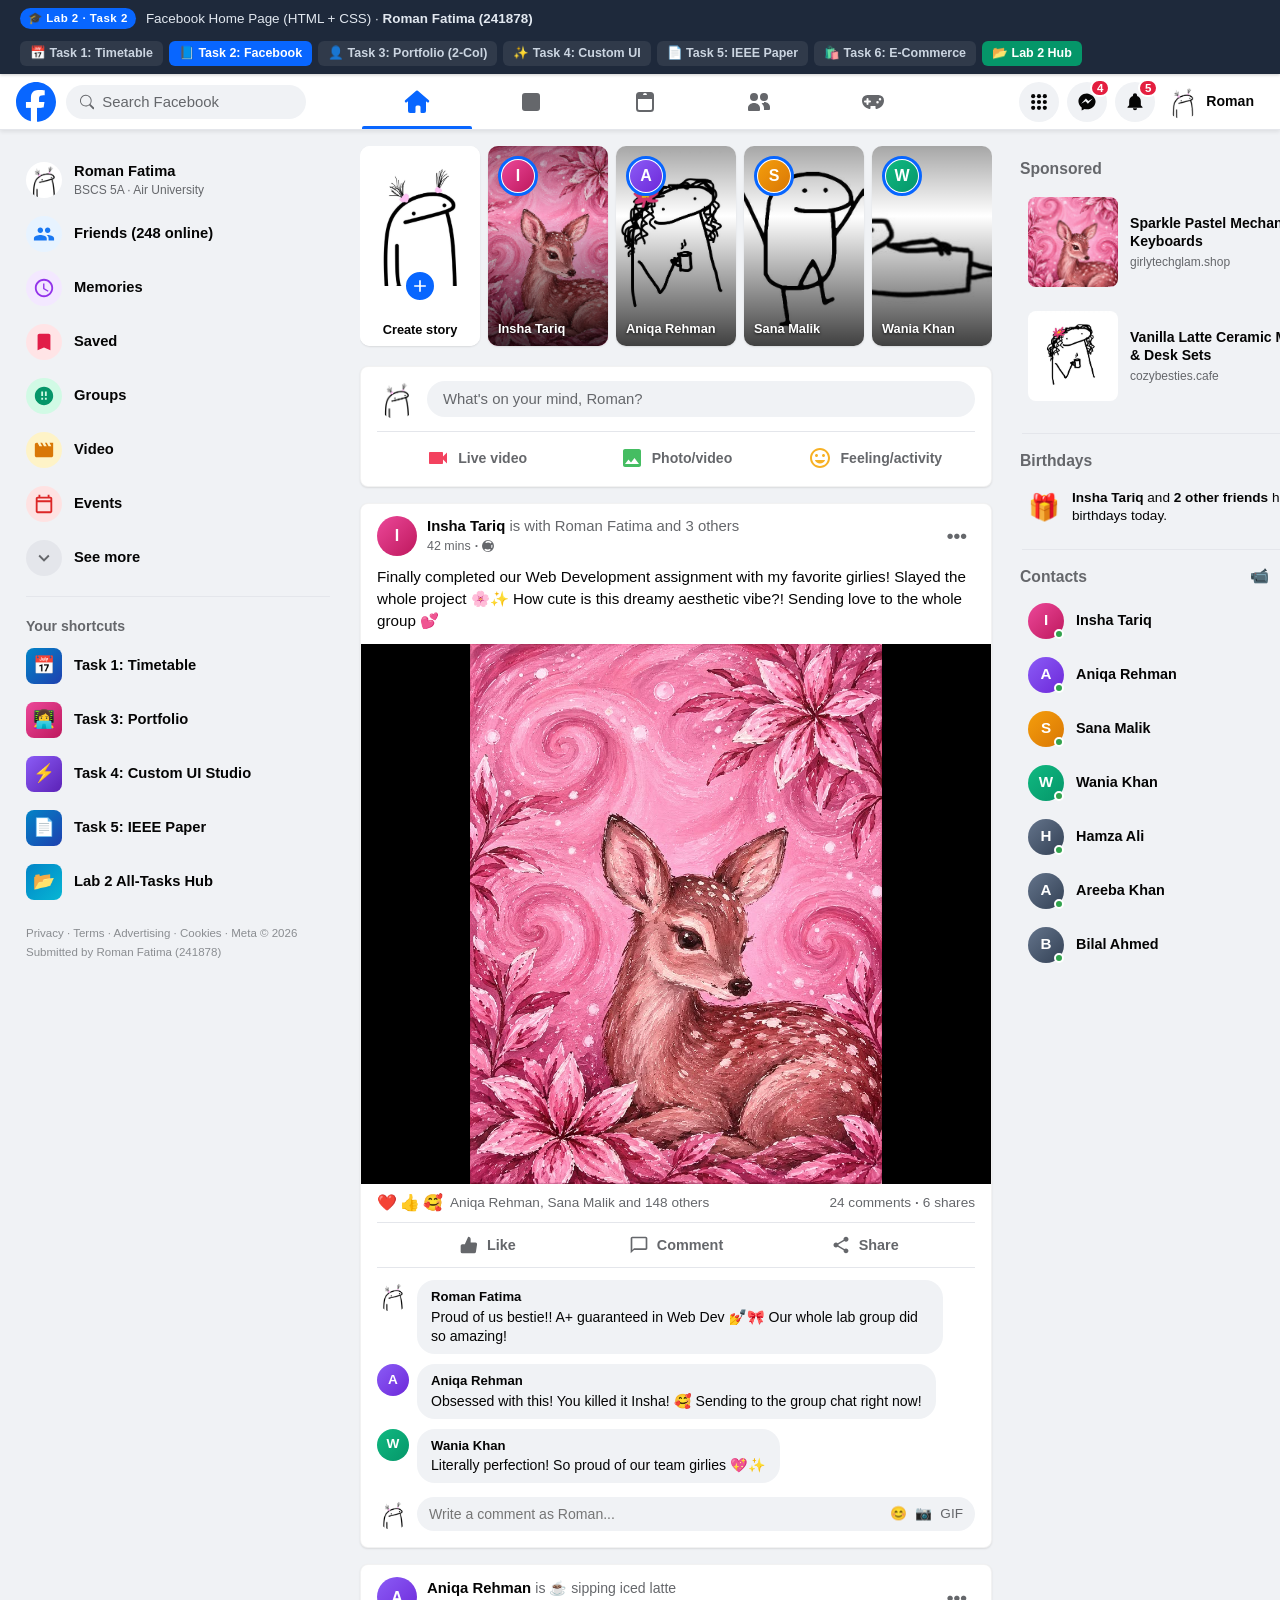
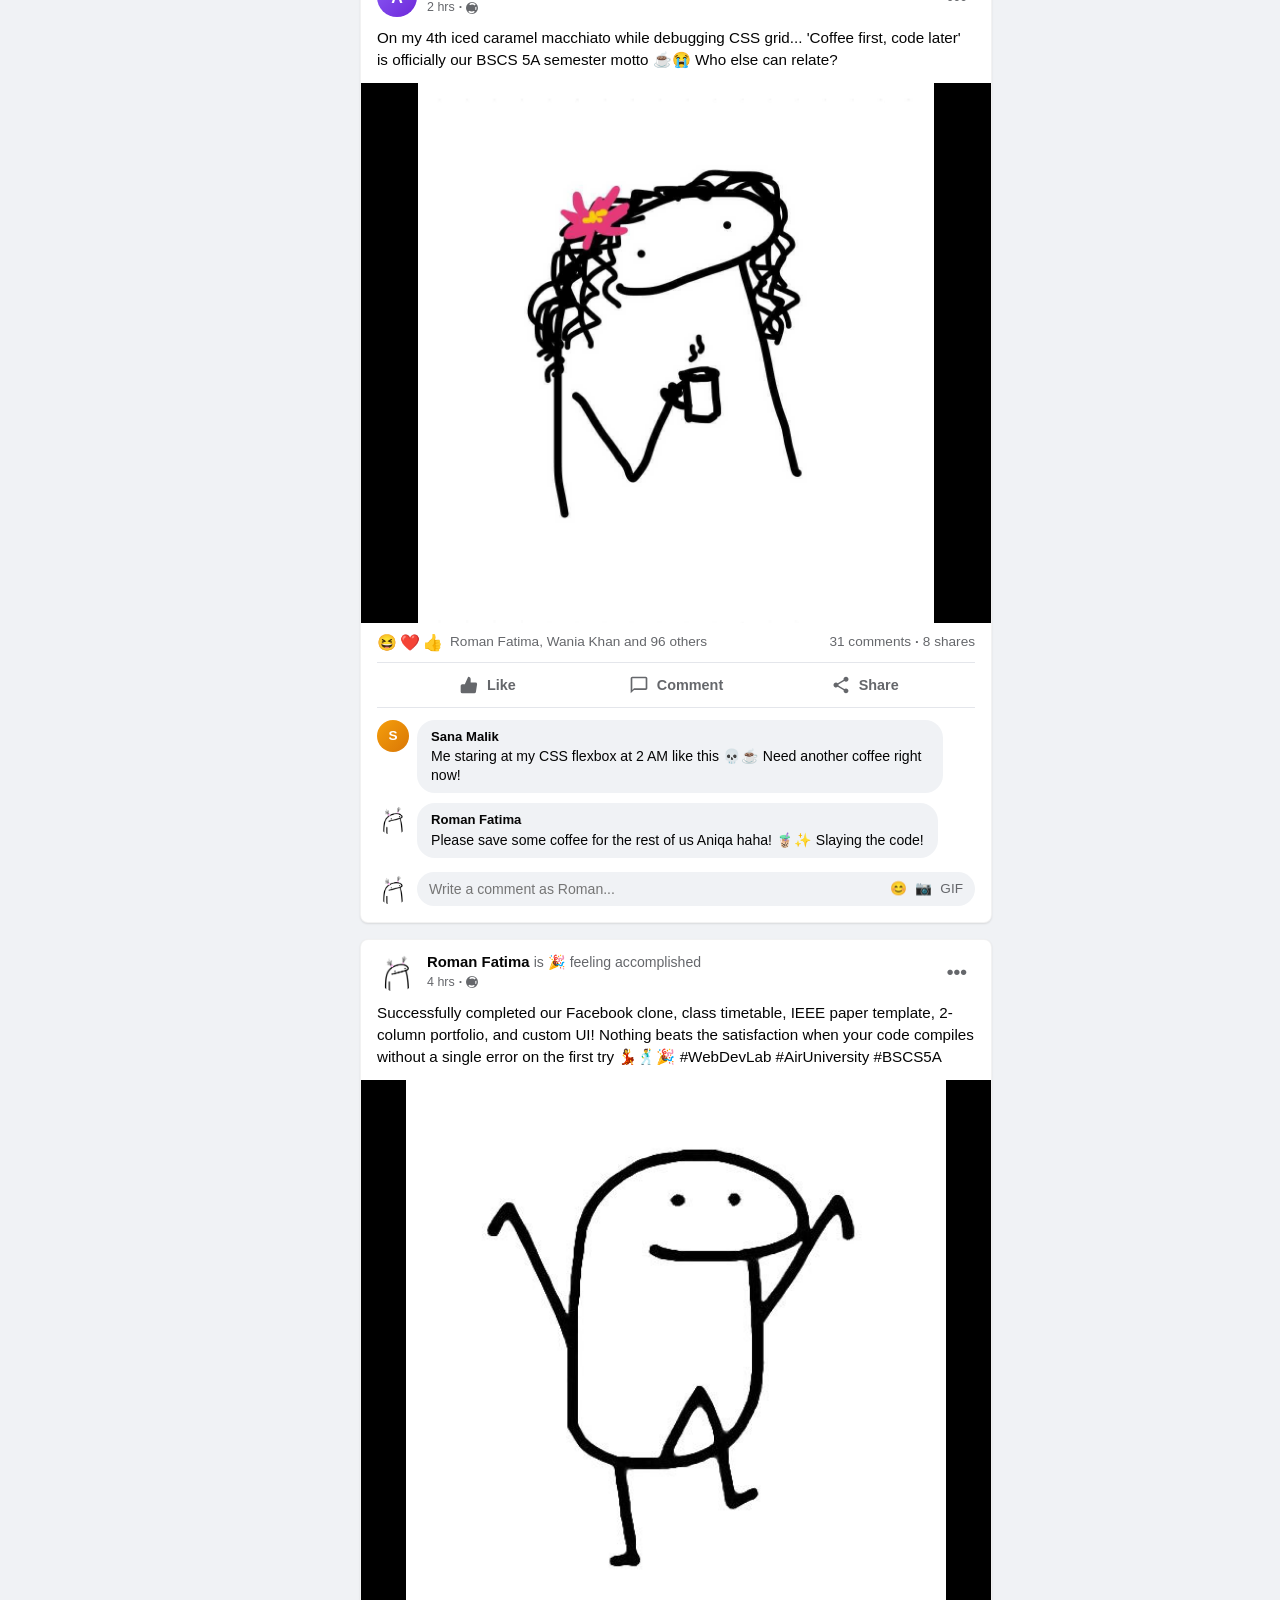
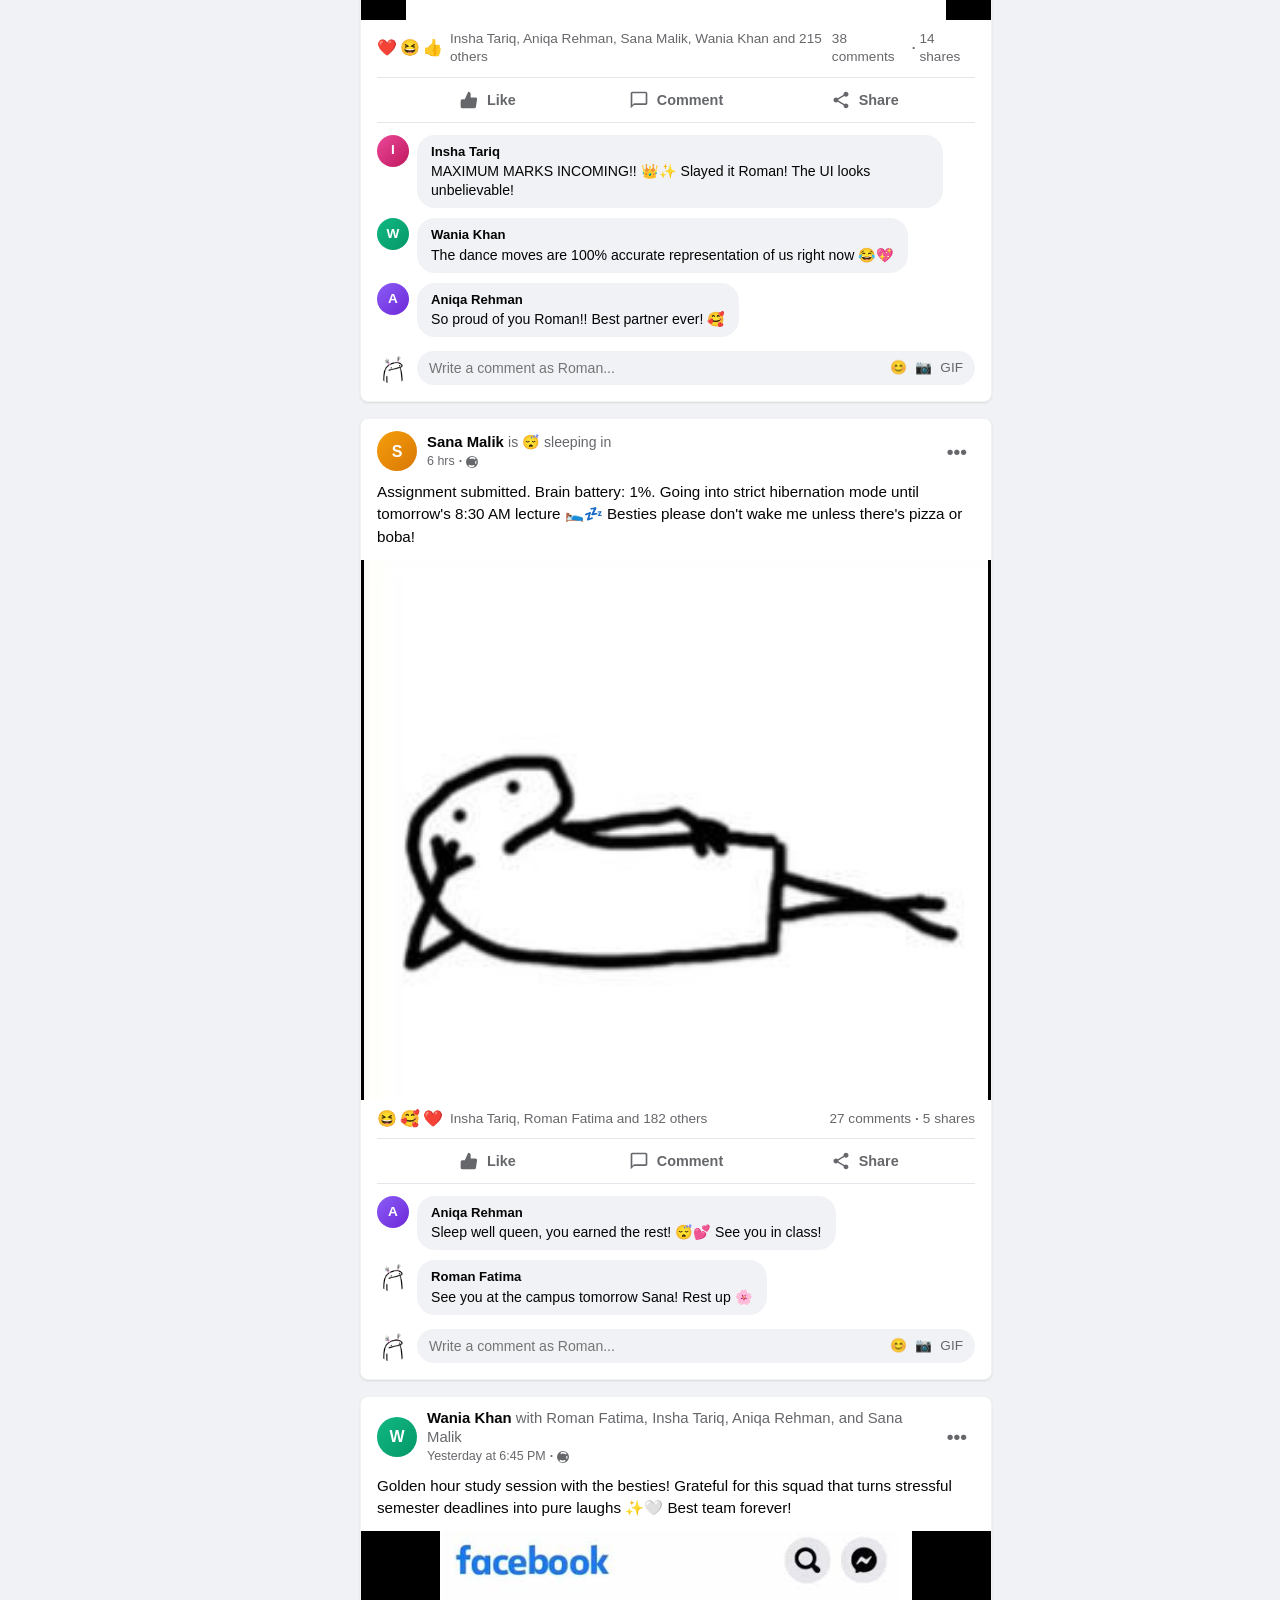
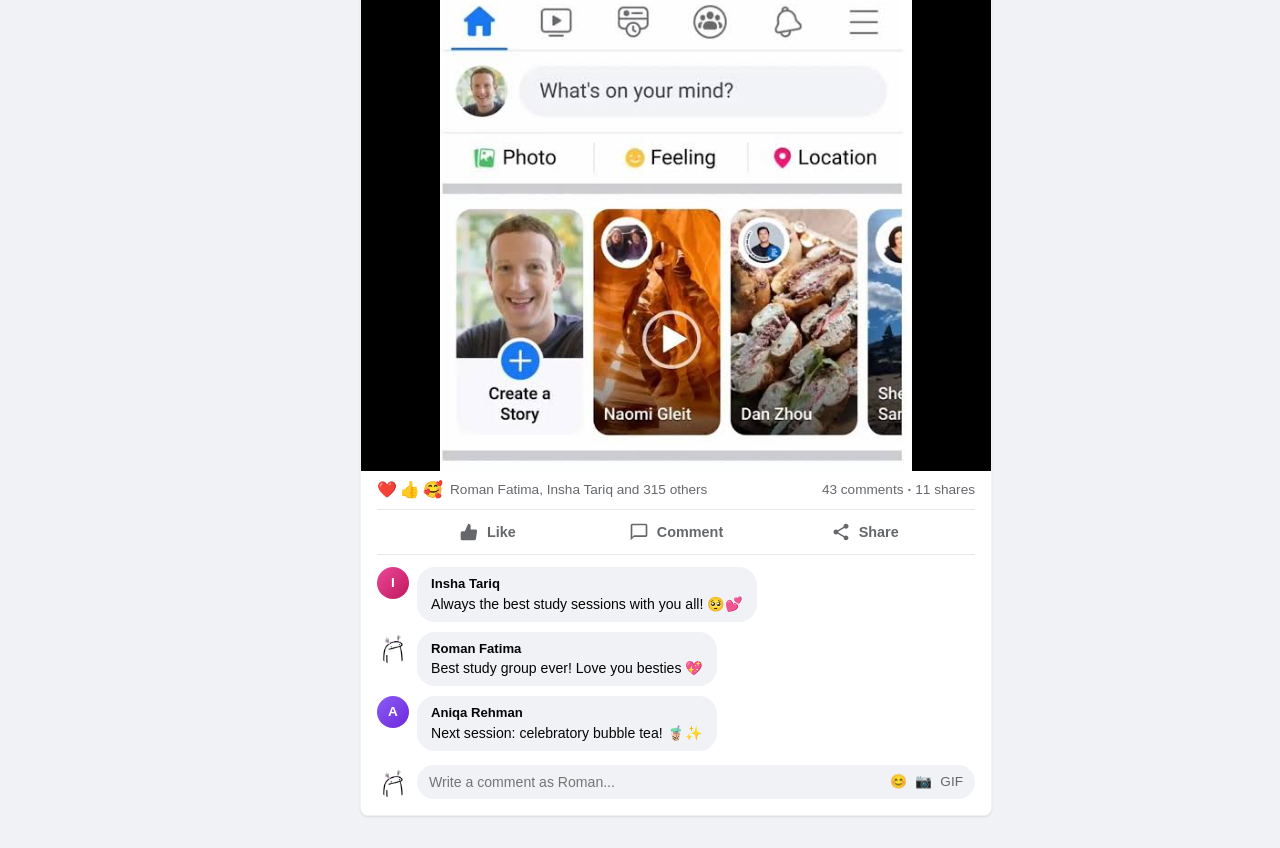
<file: index.html>
<!DOCTYPE html>
<html lang="en">
<head>
  <meta charset="UTF-8">
  <meta name="viewport" content="width=device-width, initial-scale=1.0">
  <title>Facebook | Roman Fatima (BSCS 5A)</title>
  <meta name="description" content="Authentic Facebook Home Page Clone built with pure HTML and CSS for Web Development Lab 2. Featuring stories, real-time reactions, friends posts, and authentic Facebook layout.">
  
  <!-- Modern Clean Typography matching Facebook -->
  <link rel="preconnect" href="https://fonts.googleapis.com">
  <link rel="preconnect" href="https://fonts.gstatic.com" crossorigin>
  <link href="https://fonts.googleapis.com/css2?family=Segoe+UI:wght@400;600;700&family=Inter:wght@400;500;600;700&family=Outfit:wght@500;600;700&display=swap" rel="stylesheet">
  
  <!-- Stylesheet -->
  <link rel="stylesheet" href="styles.css">
</head>
<body class="theme-classic">

  <!-- ======================================================================
       LAB 2 ASSIGNMENT TASK SWITCHER BANNER
       ====================================================================== -->
  <aside class="lab2-quick-bar" aria-label="Assignment Navigation">
    <div class="quick-bar-left">
      <span class="lab2-pill">🎓 Lab 2 · Task 2</span>
      <span class="quick-bar-title">Facebook Home Page (HTML + CSS) · <strong>Roman Fatima (241878)</strong></span>
    </div>
    <div class="quick-bar-links">
      <a href="timetable.html" class="q-link">📅 Task 1: Timetable</a>
      <a href="index.html" class="q-link active">📘 Task 2: Facebook</a>
      <a href="portfolio.html" class="q-link">👤 Task 3: Portfolio (2-Col)</a>
      <a href="custom-ui.html" class="q-link">✨ Task 4: Custom UI</a>
      <a href="ieee-paper.html" class="q-link">📄 Task 5: IEEE Paper</a>
      <a href="ecommerce.html" class="q-link">🛍️ Task 6: E-Commerce</a>
      <a href="full stack lab/Lab 2/index.html" class="q-link hub-btn">📂 Lab 2 Hub</a>
    </div>
  </aside>

  <!-- ======================================================================
       FACEBOOK TOP NAVIGATION BAR (Authentic Facebook Structure)
       ====================================================================== -->
  <header class="fb-header">
    
    <!-- Left: FB Logo & Search -->
    <div class="fb-header-left">
      <a href="index.html" class="fb-logo" title="Facebook">
        <svg viewBox="0 0 36 36" fill="url(#fb-blue-grad)" width="40" height="40">
          <defs>
            <linearGradient id="fb-blue-grad" x1="0%" y1="0%" x2="0%" y2="100%">
              <stop offset="0%" stop-color="#0088FF"/>
              <stop offset="100%" stop-color="#0066EE"/>
            </linearGradient>
          </defs>
          <path d="M20.181 35.87C29.094 34.791 36 27.202 36 18c0-9.941-8.059-18-18-18S0 8.059 0 18c0 8.36 5.706 15.39 13.438 17.38v-12.3H8.973v-5.08h4.465V14.12c0-4.41 2.625-6.85 6.643-6.85 1.924 0 3.937.344 3.937.344v4.33h-2.219c-2.186 0-2.868 1.356-2.868 2.75v3.31h4.88l-.78 5.08h-4.1V35.87z" fill="#0866ff"/>
          <path d="M24.846 22.98l.78-5.08h-4.88v-3.31c0-1.394.682-2.75 2.868-2.75h2.219v-4.33s-2.013-.344-3.937-.344c-4.018 0-6.643 2.44-6.643 6.85v3.88H8.973v5.08h4.465v12.3c.883.136 1.785.207 2.702.207.86 0 1.705-.064 2.534-.187v-12.32h4.172z" fill="#ffffff"/>
        </svg>
      </a>
      <div class="fb-search-bar">
        <svg class="search-icon" viewBox="0 0 16 16" width="16" height="16" fill="#65676b">
          <path d="M11.742 10.344a6.5 6.5 0 1 0-1.397 1.398h-.001c.03.04.062.078.098.115l3.85 3.85a1 1 0 0 0 1.415-1.414l-3.85-3.85a1.007 1.007 0 0 0-.115-.1zM12 6.5a5.5 5.5 0 1 1-11 0 5.5 5.5 0 0 1 11 0z"/>
        </svg>
        <input type="text" placeholder="Search Facebook" aria-label="Search Facebook">
      </div>
    </div>

    <!-- Center: Primary 5 FB Navigation Tabs -->
    <nav class="fb-header-center" aria-label="Global Navigation">
      <a href="index.html" class="nav-tab active" title="Home">
        <svg viewBox="0 0 28 28" width="28" height="28" fill="currentColor">
          <path d="M25.825 12.29l-11-9.5a1.25 1.25 0 0 0-1.65 0l-11 9.5a1.25 1.25 0 0 0 1.65 1.88L5 13.197V23a2 2 0 0 0 2 2h4.5a1 1 0 0 0 1-1v-5a1.5 1.5 0 0 1 1.5-1.5h2a1.5 1.5 0 0 1 1.5 1.5v5a1 1 0 0 0 1 1H21a2 2 0 0 0 2-2V13.197l1.175.973a1.25 1.25 0 0 0 1.65-1.88z"/>
        </svg>
        <span class="active-indicator"></span>
      </a>
      <a href="#video" class="nav-tab" title="Video">
        <svg viewBox="0 0 28 28" width="28" height="28" fill="currentColor">
          <path d="M8 5a3 3 0 0 0-3 3v12a3 3 0 0 0 3 3h12a3 3 0 0 0 3-3V8a3 3 0 0 0-3-3H8zm4 5.5v7l5.5-3.5-5.5-3.5z"/>
        </svg>
      </a>
      <a href="#marketplace" class="nav-tab" title="Marketplace">
        <svg viewBox="0 0 28 28" width="28" height="28" fill="currentColor">
          <path d="M19.5 4h-11a3.5 3.5 0 0 0-3.5 3.5v13A3.5 3.5 0 0 0 8.5 24h11a3.5 3.5 0 0 0 3.5-3.5v-13A3.5 3.5 0 0 0 19.5 4zm-7.5 3a2 2 0 1 1 4 0h-4zm7.5 15h-11a1.5 1.5 0 0 1-1.5-1.5V11h14v9.5a1.5 1.5 0 0 1-1.5 1.5z"/>
        </svg>
      </a>
      <a href="#groups" class="nav-tab" title="Groups">
        <svg viewBox="0 0 28 28" width="28" height="28" fill="currentColor">
          <path d="M9 13a4 4 0 1 0 0-8 4 4 0 0 0 0 8zm10 0a4 4 0 1 0 0-8 4 4 0 0 0 0 8zm-10 2c-3.315 0-6 2.239-6 5v2a1 1 0 0 0 1 1h10a1 1 0 0 0 1-1v-2c0-2.761-2.685-5-6-5zm10 0c-.868 0-1.684.155-2.422.428 1.458 1.144 2.422 2.76 2.422 4.572v2h5a1 1 0 0 0 1-1v-2c0-2.761-2.685-5-6-5z"/>
        </svg>
      </a>
      <a href="#gaming" class="nav-tab" title="Gaming">
        <svg viewBox="0 0 28 28" width="28" height="28" fill="currentColor">
          <path d="M19.5 7h-11a5.5 5.5 0 0 0-5.5 5.5c0 3.55 2.11 6.64 5.37 7.76l1.79.62c.67.23 1.34-.27 1.34-.98v-1.9h5v1.9c0 .71.67 1.21 1.34.98l1.79-.62c3.26-1.12 5.37-4.21 5.37-7.76A5.5 5.5 0 0 0 19.5 7zm-8.5 7.5h-1.5v1.5a1 1 0 0 1-2 0v-1.5H6a1 1 0 0 1 0-2h1.5V11a1 1 0 0 1 2 0v1.5H11a1 1 0 0 1 0 2zm7.5 1a1.25 1.25 0 1 1 0-2.5 1.25 1.25 0 0 1 0 2.5zm2.5-3a1.25 1.25 0 1 1 0-2.5 1.25 1.25 0 0 1 0 2.5z"/>
        </svg>
      </a>
    </nav>

    <!-- Right: Menu, Messenger, Notifications, Profile -->
    <div class="fb-header-right">
      
      <button class="circle-btn" title="Menu" aria-label="Menu">
        <svg viewBox="0 0 24 24" width="20" height="20" fill="currentColor">
          <circle cx="5" cy="5" r="2.5"/><circle cx="12" cy="5" r="2.5"/><circle cx="19" cy="5" r="2.5"/>
          <circle cx="5" cy="12" r="2.5"/><circle cx="12" cy="12" r="2.5"/><circle cx="19" cy="12" r="2.5"/>
          <circle cx="5" cy="19" r="2.5"/><circle cx="12" cy="19" r="2.5"/><circle cx="19" cy="19" r="2.5"/>
        </svg>
      </button>

      <button class="circle-btn" title="Messenger" aria-label="Messenger" id="messengerBtn">
        <svg viewBox="0 0 28 28" width="20" height="20" fill="currentColor">
          <path d="M14 2C7.373 2 2 6.925 2 13c0 3.473 1.765 6.574 4.545 8.625v4.375l4.137-2.27c1.037.29 2.148.445 3.318.445 6.627 0 12-4.925 12-11S18.627 2 14 2zm1.25 14.5l-3.25-3.5-6.25 3.5 6.75-7.25 3.25 3.5 6.25-3.5-6.75 7.25z"/>
        </svg>
        <span class="fb-badge">4</span>
      </button>

      <button class="circle-btn" title="Notifications" aria-label="Notifications">
        <svg viewBox="0 0 24 24" width="20" height="20" fill="currentColor">
          <path d="M12 22a2.5 2.5 0 0 0 2.5-2.5h-5A2.5 2.5 0 0 0 12 22zm7-6v-5c0-3.07-1.63-5.64-4.5-6.32V4a2.5 2.5 0 0 0-5 0v.68C6.64 5.36 5 7.92 5 11v5l-2 2v1h18v-1l-2-2z"/>
        </svg>
        <span class="fb-badge">5</span>
      </button>

      <!-- Roman's Profile Chip -->
      <a href="portfolio.html" class="user-chip-btn" title="Roman Fatima Profile">
        <img src="img2.jpg" alt="Roman Fatima" class="user-avatar-top">
        <span class="user-chip-name">Roman</span>
      </a>

    </div>

  </header>

  <!-- ======================================================================
       FACEBOOK MAIN 3-COLUMN LAYOUT
       ====================================================================== -->
  <div class="fb-main-layout">

    <!-- ------------------------------------------------------------------
         LEFT SIDEBAR: Shortcuts & Navigation
         ------------------------------------------------------------------ -->
    <aside class="fb-sidebar-left">
      <div class="sidebar-scrollable">

        <!-- User Profile Shortcut -->
        <a href="portfolio.html" class="sidebar-row">
          <img src="img2.jpg" alt="Roman Fatima" class="sidebar-avatar">
          <div class="sidebar-row-info">
            <span class="sidebar-row-title">Roman Fatima</span>
            <span class="sidebar-row-sub">BSCS 5A · Air University</span>
          </div>
        </a>

        <!-- Facebook Navigation Shortcuts -->
        <a href="#friends" class="sidebar-row">
          <div class="sidebar-icon-circle blue">
            <svg viewBox="0 0 24 24" width="22" height="22" fill="#1877f2"><path d="M16 11c1.66 0 2.99-1.34 2.99-3S17.66 5 16 5c-1.66 0-3 1.34-3 3s1.34 3 3 3zm-8 0c1.66 0 2.99-1.34 2.99-3S9.66 5 8 5C6.34 5 5 6.34 5 8s1.34 3 3 3zm0 2c-2.33 0-7 1.17-7 3.5V19h14v-2.5c0-2.33-4.67-3.5-7-3.5zm8 0c-.29 0-.62.02-.97.05 1.16.84 1.97 1.97 1.97 3.45V19h6v-2.5c0-2.33-4.67-3.5-7-3.5z"/></svg>
          </div>
          <span class="sidebar-row-title">Friends (248 online)</span>
        </a>

        <a href="#memories" class="sidebar-row">
          <div class="sidebar-icon-circle purple">
            <svg viewBox="0 0 24 24" width="22" height="22" fill="#9333ea"><path d="M11.99 2C6.47 2 2 6.48 2 12s4.47 10 9.99 10C17.52 22 22 17.52 22 12S17.52 2 11.99 2zM12 20c-4.42 0-8-3.58-8-8s3.58-8 8-8 8 3.58 8 8-3.58 8-8 8zm.5-13H11v6l5.25 3.15.75-1.23-4.5-2.67z"/></svg>
          </div>
          <span class="sidebar-row-title">Memories</span>
        </a>

        <a href="#saved" class="sidebar-row">
          <div class="sidebar-icon-circle pink">
            <svg viewBox="0 0 24 24" width="22" height="22" fill="#e11d48"><path d="M17 3H7c-1.1 0-1.99.9-1.99 2L5 21l7-3 7 3V5c0-1.1-.9-2-2-2z"/></svg>
          </div>
          <span class="sidebar-row-title">Saved</span>
        </a>

        <a href="#groups" class="sidebar-row">
          <div class="sidebar-icon-circle green">
            <svg viewBox="0 0 24 24" width="22" height="22" fill="#059669"><path d="M12 2C6.48 2 2 6.48 2 12s4.48 10 10 10 10-4.48 10-10S17.52 2 12 2zm-1 14H9v-2h2v2zm0-4H9V7h2v5zm4 4h-2v-2h2v2zm0-4h-2V7h2v5z"/></svg>
          </div>
          <span class="sidebar-row-title">Groups</span>
        </a>

        <a href="#video" class="sidebar-row">
          <div class="sidebar-icon-circle amber">
            <svg viewBox="0 0 24 24" width="22" height="22" fill="#d97706"><path d="M18 4l2 4h-3l-2-4h-2l2 4h-3l-2-4H8l2 4H7L5 4H4c-1.1 0-1.99.9-1.99 2L2 18c0 1.1.9 2 2 2h16c1.1 0 2-.9 2-2V4h-4z"/></svg>
          </div>
          <span class="sidebar-row-title">Video</span>
        </a>

        <a href="#events" class="sidebar-row">
          <div class="sidebar-icon-circle red">
            <svg viewBox="0 0 24 24" width="22" height="22" fill="#dc2626"><path d="M19 4h-1V2h-2v2H8V2H6v2H5c-1.11 0-1.99.9-1.99 2L3 20c0 1.1.89 2 2 2h14c1.1 0 2-.9 2-2V6c0-1.1-.9-2-2-2zm0 16H5V10h14v10zm0-12H5V6h14v2z"/></svg>
          </div>
          <span class="sidebar-row-title">Events</span>
        </a>

        <a href="#see-more" class="sidebar-row">
          <div class="sidebar-icon-circle gray">
            <svg viewBox="0 0 24 24" width="22" height="22" fill="#65676b"><path d="M7.41 8.59L12 13.17l4.59-4.58L18 10l-6 6-6-6 1.41-1.41z"/></svg>
          </div>
          <span class="sidebar-row-title">See more</span>
        </a>

        <div class="sidebar-divider"></div>

        <!-- Shortcuts Section -->
        <div class="sidebar-heading">Your shortcuts</div>

        <a href="timetable.html" class="sidebar-row">
          <div class="shortcut-thumb blue-grad">📅</div>
          <span class="sidebar-row-title">Task 1: Timetable</span>
        </a>

        <a href="portfolio.html" class="sidebar-row">
          <div class="shortcut-thumb pink-grad">👩‍💻</div>
          <span class="sidebar-row-title">Task 3: Portfolio</span>
        </a>

        <a href="custom-ui.html" class="sidebar-row">
          <div class="shortcut-thumb purple-grad">⚡</div>
          <span class="sidebar-row-title">Task 4: Custom UI Studio</span>
        </a>

        <a href="ieee-paper.html" class="sidebar-row">
          <div class="shortcut-thumb blue-grad">📄</div>
          <span class="sidebar-row-title">Task 5: IEEE Paper</span>
        </a>

        <a href="full stack lab/Lab 2/index.html" class="sidebar-row">
          <div class="shortcut-thumb teal-grad" style="background: linear-gradient(135deg, #0284c7, #06b6d4);">📂</div>
          <span class="sidebar-row-title">Lab 2 All-Tasks Hub</span>
        </a>

        <div class="sidebar-footer-links">
          <span>Privacy · Terms · Advertising · Cookies · Meta © 2026</span>
          <span>Submitted by Roman Fatima (241878)</span>
        </div>

      </div>
    </aside>

    <!-- ------------------------------------------------------------------
         CENTER COLUMN: Newsfeed, Stories & Posts
         ------------------------------------------------------------------ -->
    <main class="fb-feed-center">
      
      <!-- ================================================================
           STORIES CAROUSEL TRAY (Authentic Facebook Stories)
           Rule: NO Roman in friend stories! Only Roman on "Create Story" card.
           Friend stories: Insha, Aniqa, Sana, Wania.
           ================================================================ -->
      <section class="stories-tray" aria-label="Stories">
        
        <!-- 1. CREATE STORY CARD (Roman's Own Tile) -->
        <div class="story-tile create-story-tile" title="Create your story">
          <div class="create-story-img-wrap">
            <img src="img2.jpg" alt="Roman Fatima">
          </div>
          <div class="create-story-bottom">
            <div class="create-story-plus-btn">
              <svg viewBox="0 0 24 24" width="20" height="20" fill="#ffffff">
                <path d="M19 13h-6v6h-2v-6H5v-2h6V5h2v6h6v2z"/>
              </svg>
            </div>
            <span class="create-story-text">Create story</span>
          </div>
        </div>

        <!-- 2. INSHA'S STORY (Cute Fawn Aesthetic) -->
        <div class="story-tile friend-story" onclick="openStoryModal('Insha Tariq', 'img1.jpg', 'avatar-insha.svg', 'Enchanted Forest 🌸✨')" title="View Insha's story">
          <img src="img1.jpg" class="story-background-img" alt="Insha's Story">
          <div class="story-overlay-gradient"></div>
          <div class="story-avatar-ring">
            <div class="story-avatar insha-avatar">I</div>
          </div>
          <span class="story-author-name">Insha Tariq</span>
        </div>

        <!-- 3. ANIQA'S STORY (Coffee Mood / Flork Meme) -->
        <div class="story-tile friend-story" onclick="openStoryModal('Aniqa Rehman', 'img4.jpg', 'avatar-aniqa.svg', 'Coffee First, Code Later ☕😭')" title="View Aniqa's story">
          <img src="img4.jpg" class="story-background-img" alt="Aniqa's Story">
          <div class="story-overlay-gradient"></div>
          <div class="story-avatar-ring">
            <div class="story-avatar aniqa-avatar">A</div>
          </div>
          <span class="story-author-name">Aniqa Rehman</span>
        </div>

        <!-- 4. SANA'S STORY (Dancing Celebration Flork) -->
        <div class="story-tile friend-story" onclick="openStoryModal('Sana Malik', 'img5.jpg', 'avatar-sana.svg', 'Project Complete Happy Dance 💃🎉')" title="View Sana's story">
          <img src="img5.jpg" class="story-background-img" alt="Sana's Story">
          <div class="story-overlay-gradient"></div>
          <div class="story-avatar-ring">
            <div class="story-avatar sana-avatar">S</div>
          </div>
          <span class="story-author-name">Sana Malik</span>
        </div>

        <!-- 5. WANIA'S STORY (Relaxing Cozy Bed Flork) -->
        <div class="story-tile friend-story" onclick="openStoryModal('Wania Khan', 'img 6.jpg', 'avatar-wania.svg', 'Hibernation Mode Activated 🛌💤')" title="View Wania's story">
          <img src="img 6.jpg" class="story-background-img" alt="Wania's Story">
          <div class="story-overlay-gradient"></div>
          <div class="story-avatar-ring">
            <div class="story-avatar wania-avatar">W</div>
          </div>
          <span class="story-author-name">Wania Khan</span>
        </div>

      </section>

      <!-- ================================================================
           "WHAT'S ON YOUR MIND?" CREATE POST BOX
           ================================================================ -->
      <section class="fb-card create-post-card">
        <div class="create-post-top-row">
          <img src="img2.jpg" alt="Roman Fatima" class="post-user-avatar">
          <button class="mind-input-btn" id="openCreatePostModal">
            What's on your mind, Roman?
          </button>
        </div>

        <div class="post-divider"></div>

        <div class="create-post-actions-row">
          <button class="action-item-btn">
            <svg viewBox="0 0 24 24" width="24" height="24" fill="#f3425f">
              <path d="M17 10.5V7c0-.55-.45-1-1-1H4c-.55 0-1 .45-1 1v10c0 .55.45 1 1 1h12c.55 0 1-.45 1-1v-3.5l4 4v-11l-4 4z"/>
            </svg>
            <span>Live video</span>
          </button>

          <button class="action-item-btn" id="photoVideoBtn">
            <svg viewBox="0 0 24 24" width="24" height="24" fill="#45bd62">
              <path d="M21 19V5c0-1.1-.9-2-2-2H5c-1.1 0-2 .9-2 2v14c0 1.1.9 2 2 2h14c1.1 0 2-.9 2-2zM8.5 13.5l2.5 3.01L14.5 12l4.5 6H5l3.5-4.5z"/>
            </svg>
            <span>Photo/video</span>
          </button>

          <button class="action-item-btn">
            <svg viewBox="0 0 24 24" width="24" height="24" fill="#f7b125">
              <path d="M12 2C6.48 2 2 6.48 2 12s4.48 10 10 10 10-4.48 10-10S17.52 2 12 2zm0 18c-4.41 0-8-3.59-8-8s3.59-8 8-8 8 3.59 8 8-3.59 8-8 8zm3.5-9c.83 0 1.5-.67 1.5-1.5S16.33 8 15.5 8 14 8.67 14 9.5s.67 1.5 1.5 1.5zm-7 0c.83 0 1.5-.67 1.5-1.5S9.33 8 8.5 8 7 8.67 7 9.5 7.67 11 8.5 11zm3.5 6.5c2.33 0 4.31-1.46 5.11-3.5H6.89c.8 2.04 2.78 3.5 5.11 3.5z"/>
            </svg>
            <span>Feeling/activity</span>
          </button>
        </div>
      </section>

      <!-- ================================================================
           POSTS STREAM (Authentic Facebook Newsfeed)
           Featuring: Insha, Aniqa, Roman Fatima, Sana, Wania!
           NO Sarah Corruccini!
           ================================================================ -->
      <div class="posts-stream" id="postsStream">

        <!-- --------------------------------------------------------------
             POST 1: INSHA TARIQ (Cute Fawn Aesthetic)
             -------------------------------------------------------------- -->
        <article class="fb-card post-card" id="post-insha">
          <!-- Post Header -->
          <div class="post-header">
            <div class="post-author-wrap">
              <div class="avatar-ring-sm">
                <div class="post-avatar insha-avatar">I</div>
              </div>
              <div class="post-author-details">
                <div class="post-author-name">
                  <a href="#">Insha Tariq</a>
                  <span class="post-tag-with">is with <a href="#">Roman Fatima</a> and 3 others</span>
                </div>
                <div class="post-timestamp-row">
                  <span class="post-time">42 mins</span>
                  <span class="bullet">·</span>
                  <svg class="privacy-icon" viewBox="0 0 16 16" width="12" height="12" fill="#65676b">
                    <path d="M8 0a8 8 0 1 0 8 8A8 8 0 0 0 8 0zm0 1a6.97 6.97 0 0 1 4.93 2.05L11.5 4.5A5.5 5.5 0 0 0 8 3.5a5.45 5.45 0 0 0-2.48.59L4.2 3.16A6.97 6.97 0 0 1 8 1zm5.95 7a6.95 6.95 0 0 1-.52 2.65l-1.32-.76a5.53 5.53 0 0 0 .39-1.89c0-.43-.05-.85-.14-1.25l1.45-.44a6.83 6.83 0 0 1 .14 1.69zM8 15a6.97 6.97 0 0 1-4.93-2.05l1.43-1.45A5.5 5.5 0 0 0 8 12.5a5.45 5.45 0 0 0 2.48-.59l1.32.93A6.97 6.97 0 0 1 8 15z"/>
                  </svg>
                </div>
              </div>
            </div>
            <div class="post-menu-btn" title="Options">•••</div>
          </div>

          <!-- Post Content -->
          <div class="post-text-body">
            Finally completed our Web Development assignment with my favorite girlies! Slayed the whole project 🌸✨ How cute is this dreamy aesthetic vibe?! Sending love to the whole group 💕
          </div>

          <!-- Post Media Image -->
          <div class="post-media-container">
            <img src="img1.jpg" alt="Enchanted Forest Aesthetic" class="post-image">
          </div>

          <!-- Engagement Stats Bar -->
          <div class="post-engagement-stats">
            <div class="reactions-summary">
              <span class="reaction-bubble heart">❤️</span>
              <span class="reaction-bubble like">👍</span>
              <span class="reaction-bubble care">🥰</span>
              <span class="reactions-count-text">Aniqa Rehman, Sana Malik and 148 others</span>
            </div>
            <div class="comments-shares-summary">
              <span>24 comments</span>
              <span class="bullet">·</span>
              <span>6 shares</span>
            </div>
          </div>

          <!-- Action Buttons Bar -->
          <div class="post-actions-bar">
            <button class="post-action-btn like-btn" onclick="toggleLike(this, 'reactions-count-insha')">
              <svg viewBox="0 0 24 24" width="20" height="20" fill="currentColor">
                <path d="M14 9V5a3 3 0 0 0-3-3l-4 9v11h11.28a2 2 0 0 0 2-1.7l1.38-9a2 2 0 0 0-2-2.3zM7 22H4a2 2 0 0 1-2-2v-7a2 2 0 0 1 2-2h3v11z"/>
              </svg>
              <span>Like</span>
            </button>
            <button class="post-action-btn" onclick="focusCommentInput('comment-input-insha')">
              <svg viewBox="0 0 24 24" width="20" height="20" fill="currentColor">
                <path d="M20 2H4c-1.1 0-2 .9-2 2v18l4-4h14c1.1 0 2-.9 2-2V4c0-1.1-.9-2-2-2zm0 14H6l-2 2V4h16v12z"/>
              </svg>
              <span>Comment</span>
            </button>
            <button class="post-action-btn">
              <svg viewBox="0 0 24 24" width="20" height="20" fill="currentColor">
                <path d="M18 16.08c-.76 0-1.44.3-1.96.77L8.91 12.7c.05-.23.09-.46.09-.7s-.04-.47-.09-.7l7.05-4.11c.54.5 1.25.81 2.04.81 1.66 0 3-1.34 3-3s-1.34-3-3-3-3 1.34-3 3c0 .24.04.47.09.7L8.04 9.81C7.5 9.31 6.79 9 6 9c-1.66 0-3 1.34-3 3s1.34 3 3 3c.79 0 1.5-.31 2.04-.81l7.12 4.16c-.05.21-.08.43-.08.65 0 1.61 1.31 2.92 2.92 2.92 1.61 0 2.92-1.31 2.92-2.92s-1.31-2.92-2.92-2.92z"/>
              </svg>
              <span>Share</span>
            </button>
          </div>

          <!-- Comments Section -->
          <div class="post-comments-container">
            
            <!-- Comment 1: Roman Fatima -->
            <div class="comment-item">
              <img src="img2.jpg" class="comment-avatar" alt="Roman Fatima">
              <div class="comment-bubble">
                <div class="comment-author-name">Roman Fatima</div>
                <div class="comment-body-text">Proud of us bestie!! A+ guaranteed in Web Dev 💅🎀 Our whole lab group did so amazing!</div>
              </div>
            </div>

            <!-- Comment 2: Aniqa Rehman -->
            <div class="comment-item">
              <div class="comment-avatar aniqa-avatar">A</div>
              <div class="comment-bubble">
                <div class="comment-author-name">Aniqa Rehman</div>
                <div class="comment-body-text">Obsessed with this! You killed it Insha! 🥰 Sending to the group chat right now!</div>
              </div>
            </div>

            <!-- Comment 3: Wania Khan -->
            <div class="comment-item">
              <div class="comment-avatar wania-avatar">W</div>
              <div class="comment-bubble">
                <div class="comment-author-name">Wania Khan</div>
                <div class="comment-body-text">Literally perfection! So proud of our team girlies 💖✨</div>
              </div>
            </div>

            <!-- Write a Comment Box -->
            <div class="write-comment-row">
              <img src="img2.jpg" class="write-comment-avatar" alt="Roman Fatima">
              <div class="write-comment-box">
                <input type="text" id="comment-input-insha" placeholder="Write a comment as Roman..." onkeydown="handleCommentSubmit(event, this, 'post-insha')">
                <div class="comment-input-icons">
                  <span>😊</span>
                  <span>📷</span>
                  <span>GIF</span>
                </div>
              </div>
            </div>

          </div>
        </article>

        <!-- --------------------------------------------------------------
             POST 2: ANIQA REHMAN (Flork Coffee Meme)
             -------------------------------------------------------------- -->
        <article class="fb-card post-card" id="post-aniqa">
          <div class="post-header">
            <div class="post-author-wrap">
              <div class="avatar-ring-sm">
                <div class="post-avatar aniqa-avatar">A</div>
              </div>
              <div class="post-author-details">
                <div class="post-author-name">
                  <a href="#">Aniqa Rehman</a>
                  <span class="post-mood">is ☕ sipping iced latte</span>
                </div>
                <div class="post-timestamp-row">
                  <span class="post-time">2 hrs</span>
                  <span class="bullet">·</span>
                  <svg class="privacy-icon" viewBox="0 0 16 16" width="12" height="12" fill="#65676b"><path d="M8 0a8 8 0 1 0 8 8A8 8 0 0 0 8 0zm0 1a6.97 6.97 0 0 1 4.93 2.05L11.5 4.5A5.5 5.5 0 0 0 8 3.5a5.45 5.45 0 0 0-2.48.59L4.2 3.16A6.97 6.97 0 0 1 8 1zm5.95 7a6.95 6.95 0 0 1-.52 2.65l-1.32-.76a5.53 5.53 0 0 0 .39-1.89c0-.43-.05-.85-.14-1.25l1.45-.44a6.83 6.83 0 0 1 .14 1.69zM8 15a6.97 6.97 0 0 1-4.93-2.05l1.43-1.45A5.5 5.5 0 0 0 8 12.5a5.45 5.45 0 0 0 2.48-.59l1.32.93A6.97 6.97 0 0 1 8 15z"/></svg>
                </div>
              </div>
            </div>
            <div class="post-menu-btn">•••</div>
          </div>

          <div class="post-text-body">
            On my 4th iced caramel macchiato while debugging CSS grid... 'Coffee first, code later' is officially our BSCS 5A semester motto ☕😭 Who else can relate?
          </div>

          <div class="post-media-container">
            <img src="img4.jpg" alt="Coffee Flork Meme" class="post-image">
          </div>

          <div class="post-engagement-stats">
            <div class="reactions-summary">
              <span class="reaction-bubble haha">😆</span>
              <span class="reaction-bubble heart">❤️</span>
              <span class="reaction-bubble like">👍</span>
              <span class="reactions-count-text">Roman Fatima, Wania Khan and 96 others</span>
            </div>
            <div class="comments-shares-summary">
              <span>31 comments</span>
              <span class="bullet">·</span>
              <span>8 shares</span>
            </div>
          </div>

          <div class="post-actions-bar">
            <button class="post-action-btn like-btn" onclick="toggleLike(this)">
              <svg viewBox="0 0 24 24" width="20" height="20" fill="currentColor"><path d="M14 9V5a3 3 0 0 0-3-3l-4 9v11h11.28a2 2 0 0 0 2-1.7l1.38-9a2 2 0 0 0-2-2.3zM7 22H4a2 2 0 0 1-2-2v-7a2 2 0 0 1 2-2h3v11z"/></svg>
              <span>Like</span>
            </button>
            <button class="post-action-btn">
              <svg viewBox="0 0 24 24" width="20" height="20" fill="currentColor"><path d="M20 2H4c-1.1 0-2 .9-2 2v18l4-4h14c1.1 0 2-.9 2-2V4c0-1.1-.9-2-2-2zm0 14H6l-2 2V4h16v12z"/></svg>
              <span>Comment</span>
            </button>
            <button class="post-action-btn">
              <svg viewBox="0 0 24 24" width="20" height="20" fill="currentColor"><path d="M18 16.08c-.76 0-1.44.3-1.96.77L8.91 12.7c.05-.23.09-.46.09-.7s-.04-.47-.09-.7l7.05-4.11c.54.5 1.25.81 2.04.81 1.66 0 3-1.34 3-3s-1.34-3-3-3-3 1.34-3 3c0 .24.04.47.09.7L8.04 9.81C7.5 9.31 6.79 9 6 9c-1.66 0-3 1.34-3 3s1.34 3 3 3c.79 0 1.5-.31 2.04-.81l7.12 4.16c-.05.21-.08.43-.08.65 0 1.61 1.31 2.92 2.92 2.92 1.61 0 2.92-1.31 2.92-2.92s-1.31-2.92-2.92-2.92z"/></svg>
              <span>Share</span>
            </button>
          </div>

          <div class="post-comments-container">
            <div class="comment-item">
              <div class="comment-avatar sana-avatar">S</div>
              <div class="comment-bubble">
                <div class="comment-author-name">Sana Malik</div>
                <div class="comment-body-text">Me staring at my CSS flexbox at 2 AM like this 💀☕ Need another coffee right now!</div>
              </div>
            </div>
            <div class="comment-item">
              <img src="img2.jpg" class="comment-avatar" alt="Roman Fatima">
              <div class="comment-bubble">
                <div class="comment-author-name">Roman Fatima</div>
                <div class="comment-body-text">Please save some coffee for the rest of us Aniqa haha! 🧋✨ Slaying the code!</div>
              </div>
            </div>
            <div class="write-comment-row">
              <img src="img2.jpg" class="write-comment-avatar" alt="Roman Fatima">
              <div class="write-comment-box">
                <input type="text" placeholder="Write a comment as Roman..." onkeydown="handleCommentSubmit(event, this, 'post-aniqa')">
                <div class="comment-input-icons"><span>😊</span><span>📷</span><span>GIF</span></div>
              </div>
            </div>
          </div>
        </article>

        <!-- --------------------------------------------------------------
             POST 3: ROMAN FATIMA (Celebration Flork Dance)
             -------------------------------------------------------------- -->
        <article class="fb-card post-card" id="post-roman">
          <div class="post-header">
            <div class="post-author-wrap">
              <img src="img2.jpg" alt="Roman Fatima" class="post-avatar">
              <div class="post-author-details">
                <div class="post-author-name">
                  <a href="#">Roman Fatima</a>
                  <span class="post-mood">is 🎉 feeling accomplished</span>
                </div>
                <div class="post-timestamp-row">
                  <span class="post-time">4 hrs</span>
                  <span class="bullet">·</span>
                  <svg class="privacy-icon" viewBox="0 0 16 16" width="12" height="12" fill="#65676b"><path d="M8 0a8 8 0 1 0 8 8A8 8 0 0 0 8 0zm0 1a6.97 6.97 0 0 1 4.93 2.05L11.5 4.5A5.5 5.5 0 0 0 8 3.5a5.45 5.45 0 0 0-2.48.59L4.2 3.16A6.97 6.97 0 0 1 8 1zm5.95 7a6.95 6.95 0 0 1-.52 2.65l-1.32-.76a5.53 5.53 0 0 0 .39-1.89c0-.43-.05-.85-.14-1.25l1.45-.44a6.83 6.83 0 0 1 .14 1.69zM8 15a6.97 6.97 0 0 1-4.93-2.05l1.43-1.45A5.5 5.5 0 0 0 8 12.5a5.45 5.45 0 0 0 2.48-.59l1.32.93A6.97 6.97 0 0 1 8 15z"/></svg>
                </div>
              </div>
            </div>
            <div class="post-menu-btn">•••</div>
          </div>

          <div class="post-text-body">
            Successfully completed our Facebook clone, class timetable, IEEE paper template, 2-column portfolio, and custom UI! Nothing beats the satisfaction when your code compiles without a single error on the first try 💃🕺🎉 #WebDevLab #AirUniversity #BSCS5A
          </div>

          <div class="post-media-container">
            <img src="img5.jpg" alt="Dance Flork Meme" class="post-image">
          </div>

          <div class="post-engagement-stats">
            <div class="reactions-summary">
              <span class="reaction-bubble heart">❤️</span>
              <span class="reaction-bubble haha">😆</span>
              <span class="reaction-bubble like">👍</span>
              <span class="reactions-count-text">Insha Tariq, Aniqa Rehman, Sana Malik, Wania Khan and 215 others</span>
            </div>
            <div class="comments-shares-summary">
              <span>38 comments</span>
              <span class="bullet">·</span>
              <span>14 shares</span>
            </div>
          </div>

          <div class="post-actions-bar">
            <button class="post-action-btn like-btn" onclick="toggleLike(this)">
              <svg viewBox="0 0 24 24" width="20" height="20" fill="currentColor"><path d="M14 9V5a3 3 0 0 0-3-3l-4 9v11h11.28a2 2 0 0 0 2-1.7l1.38-9a2 2 0 0 0-2-2.3zM7 22H4a2 2 0 0 1-2-2v-7a2 2 0 0 1 2-2h3v11z"/></svg>
              <span>Like</span>
            </button>
            <button class="post-action-btn">
              <svg viewBox="0 0 24 24" width="20" height="20" fill="currentColor"><path d="M20 2H4c-1.1 0-2 .9-2 2v18l4-4h14c1.1 0 2-.9 2-2V4c0-1.1-.9-2-2-2zm0 14H6l-2 2V4h16v12z"/></svg>
              <span>Comment</span>
            </button>
            <button class="post-action-btn">
              <svg viewBox="0 0 24 24" width="20" height="20" fill="currentColor"><path d="M18 16.08c-.76 0-1.44.3-1.96.77L8.91 12.7c.05-.23.09-.46.09-.7s-.04-.47-.09-.7l7.05-4.11c.54.5 1.25.81 2.04.81 1.66 0 3-1.34 3-3s-1.34-3-3-3-3 1.34-3 3c0 .24.04.47.09.7L8.04 9.81C7.5 9.31 6.79 9 6 9c-1.66 0-3 1.34-3 3s1.34 3 3 3c.79 0 1.5-.31 2.04-.81l7.12 4.16c-.05.21-.08.43-.08.65 0 1.61 1.31 2.92 2.92 2.92 1.61 0 2.92-1.31 2.92-2.92s-1.31-2.92-2.92-2.92z"/></svg>
              <span>Share</span>
            </button>
          </div>

          <div class="post-comments-container">
            <div class="comment-item">
              <div class="comment-avatar insha-avatar">I</div>
              <div class="comment-bubble">
                <div class="comment-author-name">Insha Tariq</div>
                <div class="comment-body-text">MAXIMUM MARKS INCOMING!! 👑✨ Slayed it Roman! The UI looks unbelievable!</div>
              </div>
            </div>
            <div class="comment-item">
              <div class="comment-avatar wania-avatar">W</div>
              <div class="comment-bubble">
                <div class="comment-author-name">Wania Khan</div>
                <div class="comment-body-text">The dance moves are 100% accurate representation of us right now 😂💖</div>
              </div>
            </div>
            <div class="comment-item">
              <div class="comment-avatar aniqa-avatar">A</div>
              <div class="comment-bubble">
                <div class="comment-author-name">Aniqa Rehman</div>
                <div class="comment-body-text">So proud of you Roman!! Best partner ever! 🥰</div>
              </div>
            </div>
            <div class="write-comment-row">
              <img src="img2.jpg" class="write-comment-avatar" alt="Roman Fatima">
              <div class="write-comment-box">
                <input type="text" placeholder="Write a comment as Roman..." onkeydown="handleCommentSubmit(event, this, 'post-roman')">
                <div class="comment-input-icons"><span>😊</span><span>📷</span><span>GIF</span></div>
              </div>
            </div>
          </div>
        </article>

        <!-- --------------------------------------------------------------
             POST 4: SANA MALIK (Relaxing Flork Bed Meme)
             -------------------------------------------------------------- -->
        <article class="fb-card post-card" id="post-sana">
          <div class="post-header">
            <div class="post-author-wrap">
              <div class="avatar-ring-sm">
                <div class="post-avatar sana-avatar">S</div>
              </div>
              <div class="post-author-details">
                <div class="post-author-name">
                  <a href="#">Sana Malik</a>
                  <span class="post-mood">is 😴 sleeping in</span>
                </div>
                <div class="post-timestamp-row">
                  <span class="post-time">6 hrs</span>
                  <span class="bullet">·</span>
                  <svg class="privacy-icon" viewBox="0 0 16 16" width="12" height="12" fill="#65676b"><path d="M8 0a8 8 0 1 0 8 8A8 8 0 0 0 8 0zm0 1a6.97 6.97 0 0 1 4.93 2.05L11.5 4.5A5.5 5.5 0 0 0 8 3.5a5.45 5.45 0 0 0-2.48.59L4.2 3.16A6.97 6.97 0 0 1 8 1zm5.95 7a6.95 6.95 0 0 1-.52 2.65l-1.32-.76a5.53 5.53 0 0 0 .39-1.89c0-.43-.05-.85-.14-1.25l1.45-.44a6.83 6.83 0 0 1 .14 1.69zM8 15a6.97 6.97 0 0 1-4.93-2.05l1.43-1.45A5.5 5.5 0 0 0 8 12.5a5.45 5.45 0 0 0 2.48-.59l1.32.93A6.97 6.97 0 0 1 8 15z"/></svg>
                </div>
              </div>
            </div>
            <div class="post-menu-btn">•••</div>
          </div>

          <div class="post-text-body">
            Assignment submitted. Brain battery: 1%. Going into strict hibernation mode until tomorrow's 8:30 AM lecture 🛌💤 Besties please don't wake me unless there's pizza or boba!
          </div>

          <div class="post-media-container">
            <img src="img 6.jpg" alt="Sleeping Flork Meme" class="post-image">
          </div>

          <div class="post-engagement-stats">
            <div class="reactions-summary">
              <span class="reaction-bubble haha">😆</span>
              <span class="reaction-bubble care">🥰</span>
              <span class="reaction-bubble heart">❤️</span>
              <span class="reactions-count-text">Insha Tariq, Roman Fatima and 182 others</span>
            </div>
            <div class="comments-shares-summary">
              <span>27 comments</span>
              <span class="bullet">·</span>
              <span>5 shares</span>
            </div>
          </div>

          <div class="post-actions-bar">
            <button class="post-action-btn like-btn" onclick="toggleLike(this)">
              <svg viewBox="0 0 24 24" width="20" height="20" fill="currentColor"><path d="M14 9V5a3 3 0 0 0-3-3l-4 9v11h11.28a2 2 0 0 0 2-1.7l1.38-9a2 2 0 0 0-2-2.3zM7 22H4a2 2 0 0 1-2-2v-7a2 2 0 0 1 2-2h3v11z"/></svg>
              <span>Like</span>
            </button>
            <button class="post-action-btn">
              <svg viewBox="0 0 24 24" width="20" height="20" fill="currentColor"><path d="M20 2H4c-1.1 0-2 .9-2 2v18l4-4h14c1.1 0 2-.9 2-2V4c0-1.1-.9-2-2-2zm0 14H6l-2 2V4h16v12z"/></svg>
              <span>Comment</span>
            </button>
            <button class="post-action-btn">
              <svg viewBox="0 0 24 24" width="20" height="20" fill="currentColor"><path d="M18 16.08c-.76 0-1.44.3-1.96.77L8.91 12.7c.05-.23.09-.46.09-.7s-.04-.47-.09-.7l7.05-4.11c.54.5 1.25.81 2.04.81 1.66 0 3-1.34 3-3s-1.34-3-3-3-3 1.34-3 3c0 .24.04.47.09.7L8.04 9.81C7.5 9.31 6.79 9 6 9c-1.66 0-3 1.34-3 3s1.34 3 3 3c.79 0 1.5-.31 2.04-.81l7.12 4.16c-.05.21-.08.43-.08.65 0 1.61 1.31 2.92 2.92 2.92 1.61 0 2.92-1.31 2.92-2.92s-1.31-2.92-2.92-2.92z"/></svg>
              <span>Share</span>
            </button>
          </div>

          <div class="post-comments-container">
            <div class="comment-item">
              <div class="comment-avatar aniqa-avatar">A</div>
              <div class="comment-bubble">
                <div class="comment-author-name">Aniqa Rehman</div>
                <div class="comment-body-text">Sleep well queen, you earned the rest! 😴💕 See you in class!</div>
              </div>
            </div>
            <div class="comment-item">
              <img src="img2.jpg" class="comment-avatar" alt="Roman Fatima">
              <div class="comment-bubble">
                <div class="comment-author-name">Roman Fatima</div>
                <div class="comment-body-text">See you at the campus tomorrow Sana! Rest up 🌸</div>
              </div>
            </div>
            <div class="write-comment-row">
              <img src="img2.jpg" class="write-comment-avatar" alt="Roman Fatima">
              <div class="write-comment-box">
                <input type="text" placeholder="Write a comment as Roman..." onkeydown="handleCommentSubmit(event, this, 'post-sana')">
                <div class="comment-input-icons"><span>😊</span><span>📷</span><span>GIF</span></div>
              </div>
            </div>
          </div>
        </article>

        <!-- --------------------------------------------------------------
             POST 5: WANIA KHAN (Golden Hour Aesthetic)
             -------------------------------------------------------------- -->
        <article class="fb-card post-card" id="post-wania">
          <div class="post-header">
            <div class="post-author-wrap">
              <div class="avatar-ring-sm">
                <div class="post-avatar wania-avatar">W</div>
              </div>
              <div class="post-author-details">
                <div class="post-author-name">
                  <a href="#">Wania Khan</a>
                  <span class="post-tag-with">with <a href="#">Roman Fatima</a>, <a href="#">Insha Tariq</a>, <a href="#">Aniqa Rehman</a>, and <a href="#">Sana Malik</a></span>
                </div>
                <div class="post-timestamp-row">
                  <span class="post-time">Yesterday at 6:45 PM</span>
                  <span class="bullet">·</span>
                  <svg class="privacy-icon" viewBox="0 0 16 16" width="12" height="12" fill="#65676b"><path d="M8 0a8 8 0 1 0 8 8A8 8 0 0 0 8 0zm0 1a6.97 6.97 0 0 1 4.93 2.05L11.5 4.5A5.5 5.5 0 0 0 8 3.5a5.45 5.45 0 0 0-2.48.59L4.2 3.16A6.97 6.97 0 0 1 8 1zm5.95 7a6.95 6.95 0 0 1-.52 2.65l-1.32-.76a5.53 5.53 0 0 0 .39-1.89c0-.43-.05-.85-.14-1.25l1.45-.44a6.83 6.83 0 0 1 .14 1.69zM8 15a6.97 6.97 0 0 1-4.93-2.05l1.43-1.45A5.5 5.5 0 0 0 8 12.5a5.45 5.45 0 0 0 2.48-.59l1.32.93A6.97 6.97 0 0 1 8 15z"/></svg>
                </div>
              </div>
            </div>
            <div class="post-menu-btn">•••</div>
          </div>

          <div class="post-text-body">
            Golden hour study session with the besties! Grateful for this squad that turns stressful semester deadlines into pure laughs ✨🤍 Best team forever!
          </div>

          <div class="post-media-container">
            <img src="images.jfif" alt="Golden Hour Squad" class="post-image">
          </div>

          <div class="post-engagement-stats">
            <div class="reactions-summary">
              <span class="reaction-bubble heart">❤️</span>
              <span class="reaction-bubble like">👍</span>
              <span class="reaction-bubble care">🥰</span>
              <span class="reactions-count-text">Roman Fatima, Insha Tariq and 315 others</span>
            </div>
            <div class="comments-shares-summary">
              <span>43 comments</span>
              <span class="bullet">·</span>
              <span>11 shares</span>
            </div>
          </div>

          <div class="post-actions-bar">
            <button class="post-action-btn like-btn" onclick="toggleLike(this)">
              <svg viewBox="0 0 24 24" width="20" height="20" fill="currentColor"><path d="M14 9V5a3 3 0 0 0-3-3l-4 9v11h11.28a2 2 0 0 0 2-1.7l1.38-9a2 2 0 0 0-2-2.3zM7 22H4a2 2 0 0 1-2-2v-7a2 2 0 0 1 2-2h3v11z"/></svg>
              <span>Like</span>
            </button>
            <button class="post-action-btn">
              <svg viewBox="0 0 24 24" width="20" height="20" fill="currentColor"><path d="M20 2H4c-1.1 0-2 .9-2 2v18l4-4h14c1.1 0 2-.9 2-2V4c0-1.1-.9-2-2-2zm0 14H6l-2 2V4h16v12z"/></svg>
              <span>Comment</span>
            </button>
            <button class="post-action-btn">
              <svg viewBox="0 0 24 24" width="20" height="20" fill="currentColor"><path d="M18 16.08c-.76 0-1.44.3-1.96.77L8.91 12.7c.05-.23.09-.46.09-.7s-.04-.47-.09-.7l7.05-4.11c.54.5 1.25.81 2.04.81 1.66 0 3-1.34 3-3s-1.34-3-3-3-3 1.34-3 3c0 .24.04.47.09.7L8.04 9.81C7.5 9.31 6.79 9 6 9c-1.66 0-3 1.34-3 3s1.34 3 3 3c.79 0 1.5-.31 2.04-.81l7.12 4.16c-.05.21-.08.43-.08.65 0 1.61 1.31 2.92 2.92 2.92 1.61 0 2.92-1.31 2.92-2.92s-1.31-2.92-2.92-2.92z"/></svg>
              <span>Share</span>
            </button>
          </div>

          <div class="post-comments-container">
            <div class="comment-item">
              <div class="comment-avatar insha-avatar">I</div>
              <div class="comment-bubble">
                <div class="comment-author-name">Insha Tariq</div>
                <div class="comment-body-text">Always the best study sessions with you all! 🥺💕</div>
              </div>
            </div>
            <div class="comment-item">
              <img src="img2.jpg" class="comment-avatar" alt="Roman Fatima">
              <div class="comment-bubble">
                <div class="comment-author-name">Roman Fatima</div>
                <div class="comment-body-text">Best study group ever! Love you besties 💖</div>
              </div>
            </div>
            <div class="comment-item">
              <div class="comment-avatar aniqa-avatar">A</div>
              <div class="comment-bubble">
                <div class="comment-author-name">Aniqa Rehman</div>
                <div class="comment-body-text">Next session: celebratory bubble tea! 🧋✨</div>
              </div>
            </div>
            <div class="write-comment-row">
              <img src="img2.jpg" class="write-comment-avatar" alt="Roman Fatima">
              <div class="write-comment-box">
                <input type="text" placeholder="Write a comment as Roman..." onkeydown="handleCommentSubmit(event, this, 'post-wania')">
                <div class="comment-input-icons"><span>😊</span><span>📷</span><span>GIF</span></div>
              </div>
            </div>
          </div>
        </article>

      </div>
    </main>

    <!-- ------------------------------------------------------------------
         RIGHT SIDEBAR: Sponsored, Birthdays & Contacts
         ------------------------------------------------------------------ -->
    <aside class="fb-sidebar-right">
      <div class="sidebar-scrollable">

        <!-- Sponsored Section -->
        <div class="right-section">
          <div class="right-heading">Sponsored</div>
          
          <a href="#sponsor1" class="sponsored-item">
            <img src="img1.jpg" alt="Aesthetic Keyboards" class="sponsored-thumbnail">
            <div class="sponsored-info">
              <span class="sponsored-title">Sparkle Pastel Mechanical Keyboards</span>
              <span class="sponsored-domain">girlytechglam.shop</span>
            </div>
          </a>

          <a href="#sponsor2" class="sponsored-item">
            <img src="img4.jpg" alt="Cafe Latte" class="sponsored-thumbnail">
            <div class="sponsored-info">
              <span class="sponsored-title">Vanilla Latte Ceramic Mugs & Desk Sets</span>
              <span class="sponsored-domain">cozybesties.cafe</span>
            </div>
          </a>
        </div>

        <div class="sidebar-divider"></div>

        <!-- Birthdays Section -->
        <div class="right-section">
          <div class="right-heading">Birthdays</div>
          <a href="#birthday" class="birthday-row">
            <span class="birthday-gift-icon">🎁</span>
            <span class="birthday-text"><strong>Insha Tariq</strong> and <strong>2 other friends</strong> have birthdays today.</span>
          </a>
        </div>

        <div class="sidebar-divider"></div>

        <!-- Contacts Section (Real Friends: Insha, Aniqa, Sana, Wania) -->
        <div class="right-section">
          <div class="contacts-header-row">
            <span class="right-heading" style="margin-bottom: 0;">Contacts</span>
            <div class="contacts-actions">
              <span title="New Room">📹</span>
              <span title="Search Contact">🔍</span>
              <span title="Options">•••</span>
            </div>
          </div>

          <div class="contacts-list">
            
            <!-- Insha Tariq -->
            <div class="contact-item" onclick="openChat('Insha Tariq', 'avatar-insha')">
              <div class="contact-avatar-wrap">
                <div class="contact-avatar insha-avatar">I</div>
                <div class="online-dot"></div>
              </div>
              <span class="contact-name">Insha Tariq</span>
            </div>

            <!-- Aniqa Rehman -->
            <div class="contact-item" onclick="openChat('Aniqa Rehman', 'avatar-aniqa')">
              <div class="contact-avatar-wrap">
                <div class="contact-avatar aniqa-avatar">A</div>
                <div class="online-dot"></div>
              </div>
              <span class="contact-name">Aniqa Rehman</span>
            </div>

            <!-- Sana Malik -->
            <div class="contact-item" onclick="openChat('Sana Malik', 'avatar-sana')">
              <div class="contact-avatar-wrap">
                <div class="contact-avatar sana-avatar">S</div>
                <div class="online-dot"></div>
              </div>
              <span class="contact-name">Sana Malik</span>
            </div>

            <!-- Wania Khan -->
            <div class="contact-item" onclick="openChat('Wania Khan', 'avatar-wania')">
              <div class="contact-avatar-wrap">
                <div class="contact-avatar wania-avatar">W</div>
                <div class="online-dot"></div>
              </div>
              <span class="contact-name">Wania Khan</span>
            </div>

            <!-- Other Classmates -->
            <div class="contact-item">
              <div class="contact-avatar-wrap">
                <div class="contact-avatar default-avatar">H</div>
                <div class="online-dot"></div>
              </div>
              <span class="contact-name">Hamza Ali</span>
            </div>

            <div class="contact-item">
              <div class="contact-avatar-wrap">
                <div class="contact-avatar default-avatar">A</div>
                <div class="online-dot"></div>
              </div>
              <span class="contact-name">Areeba Khan</span>
            </div>

            <div class="contact-item">
              <div class="contact-avatar-wrap">
                <div class="contact-avatar default-avatar">B</div>
                <div class="online-dot"></div>
              </div>
              <span class="contact-name">Bilal Ahmed</span>
            </div>

            <div class="contact-item">
              <div class="contact-avatar-wrap">
                <div class="contact-avatar default-avatar">M</div>
                <div class="online-dot"></div>
              </div>
              <span class="contact-name">Mahnoor Shah</span>
            </div>

          </div>
        </div>

        <div class="sidebar-divider"></div>

        <!-- Group Conversations -->
        <div class="right-section">
          <div class="right-heading">Group conversations</div>
          
          <div class="contact-item">
            <div class="contact-avatar-wrap">
              <div class="group-avatar-icon">🌸</div>
            </div>
            <span class="contact-name">BSCS 5A Girls Squad 🎀</span>
          </div>

          <div class="contact-item">
            <div class="contact-avatar-wrap">
              <div class="group-avatar-icon">💻</div>
            </div>
            <span class="contact-name">Web Technologies Lab 2</span>
          </div>

        </div>

      </div>
    </aside>

  </div>

  <!-- ======================================================================
       INTERACTIVE STORY VIEWER MODAL
       ====================================================================== -->
  <div class="story-modal-overlay" id="storyModal" style="display: none;">
    <div class="story-modal-box">
      <button class="modal-close-btn" onclick="closeStoryModal()">✕</button>
      
      <!-- Progress Bar -->
      <div class="story-progress-bar">
        <div class="story-progress-fill" id="storyProgressFill"></div>
      </div>

      <!-- Story Modal Header -->
      <div class="story-modal-header">
        <div class="story-modal-user">
          <div class="contact-avatar insha-avatar" id="modalStoryAvatar">I</div>
          <div>
            <div class="modal-author-name" id="modalStoryAuthor">Insha Tariq</div>
            <div class="modal-story-time">1 hr ago · Stories</div>
          </div>
        </div>
      </div>

      <!-- Story Image -->
      <div class="story-modal-media">
        <img src="img1.jpg" id="modalStoryImg" alt="Story Media">
      </div>

      <!-- Story Caption -->
      <div class="story-modal-caption" id="modalStoryCaption">
        Enchanted Forest 🌸✨
      </div>
    </div>
  </div>

  <!-- ======================================================================
       MINI MESSENGER CHAT DOCK (Bottom Right)
       ====================================================================== -->
  <div class="chat-dock" id="chatDock" style="display: none;">
    <div class="chat-header">
      <div class="chat-user-info">
        <div class="online-dot" style="margin-right: 6px;"></div>
        <span class="chat-name" id="chatTargetName">Insha Tariq</span>
      </div>
      <div class="chat-controls">
        <span class="chat-btn" onclick="closeChat()">✕</span>
      </div>
    </div>
    <div class="chat-messages" id="chatMessages">
      <div class="chat-bubble received">Hey Roman!! ✨ How is the Web Dev assignment coming along?</div>
      <div class="chat-bubble sent">Hey Insha! Just finalizing all 5 tasks! Everything looks amazing! 🌸</div>
    </div>
    <div class="chat-input-row">
      <input type="text" id="chatInput" placeholder="Aa" onkeydown="handleChatSend(event)">
      <button class="chat-send-btn" onclick="sendChatMessage()">➤</button>
    </div>
  </div>

  <!-- JavaScript Interaction Logic -->
  <script src="app.js"></script>

</body>
</html>
</file>
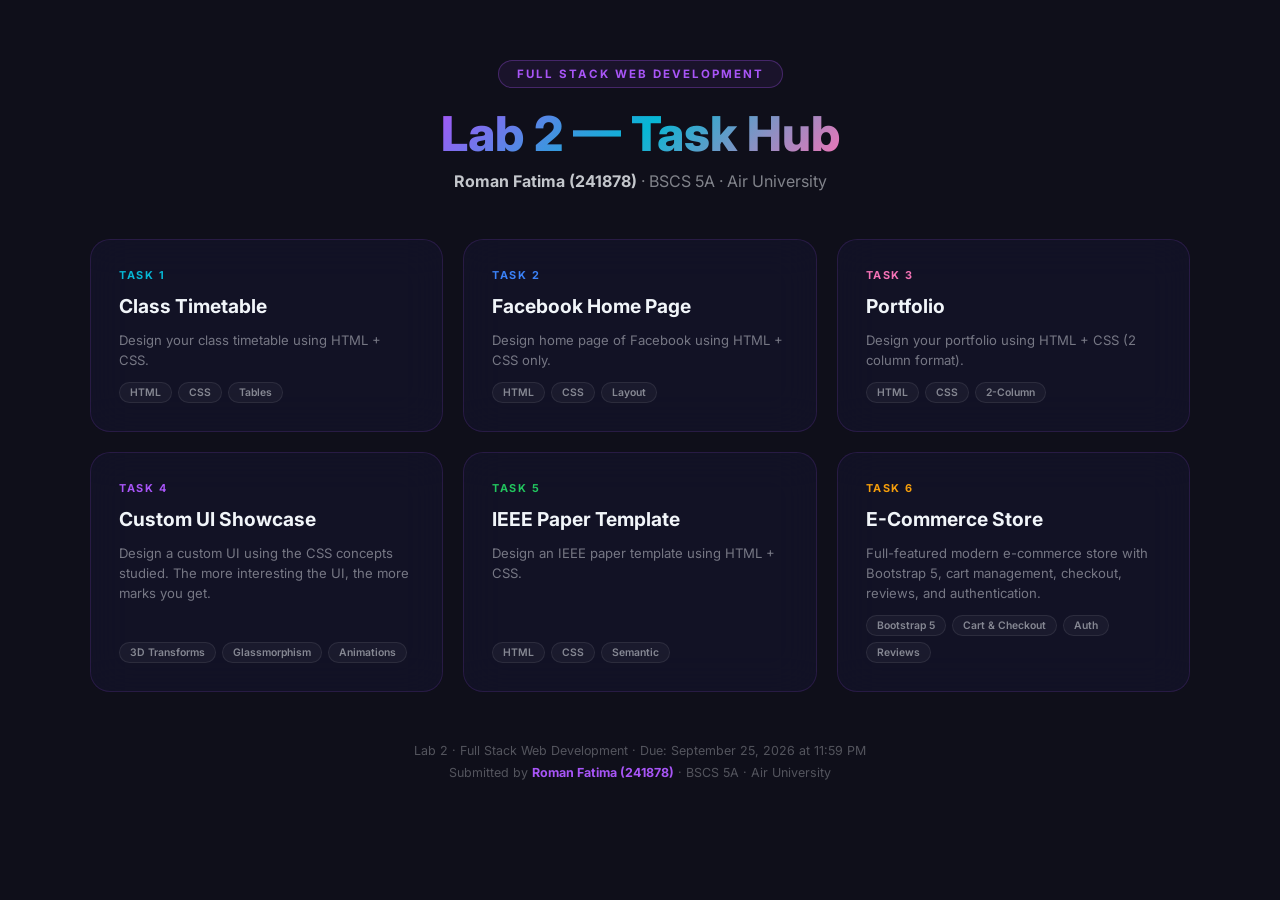
<file: full stack lab/Lab 2/index.html>
<!DOCTYPE html>
<html lang="en">
<head>
  <meta charset="UTF-8">
  <meta name="viewport" content="width=device-width, initial-scale=1.0">
  <title>Lab 2 Hub | Full Stack Web Development</title>
  <meta name="description" content="Lab 2 Hub - Full Stack Web Development. All 5 tasks by Roman Fatima (241878) BSCS 5A, Air University.">
  <link rel="preconnect" href="https://fonts.googleapis.com">
  <link rel="preconnect" href="https://fonts.gstatic.com" crossorigin>
  <link href="https://fonts.googleapis.com/css2?family=Inter:wght@400;500;600;700;800&display=swap" rel="stylesheet">
  <style>
    *, *::before, *::after { margin: 0; padding: 0; box-sizing: border-box; }

    body {
      font-family: 'Inter', sans-serif;
      background: #0f0f1a;
      color: #f1f5f9;
      min-height: 100vh;
      display: flex;
      flex-direction: column;
      align-items: center;
      padding: 60px 24px;
    }

    .hub-header {
      text-align: center;
      margin-bottom: 48px;
    }

    .hub-badge {
      display: inline-block;
      padding: 6px 18px;
      border-radius: 20px;
      font-size: 0.72rem;
      font-weight: 700;
      text-transform: uppercase;
      letter-spacing: 2px;
      color: #a855f7;
      border: 1px solid rgba(168, 85, 247, 0.3);
      background: rgba(168, 85, 247, 0.08);
      margin-bottom: 16px;
    }

    .hub-title {
      font-size: clamp(2rem, 5vw, 3rem);
      font-weight: 800;
      background: linear-gradient(135deg, #a855f7, #06b6d4, #f472b6);
      -webkit-background-clip: text;
      -webkit-text-fill-color: transparent;
      background-clip: text;
      margin-bottom: 8px;
    }

    .hub-subtitle {
      font-size: 1rem;
      color: rgba(241, 245, 249, 0.5);
    }

    .hub-subtitle strong {
      color: rgba(241, 245, 249, 0.8);
    }

    .tasks-grid {
      display: grid;
      grid-template-columns: repeat(auto-fit, minmax(280px, 1fr));
      gap: 20px;
      max-width: 1100px;
      width: 100%;
      margin-bottom: 48px;
    }

    .task-card {
      background: rgba(20, 20, 45, 0.6);
      backdrop-filter: blur(20px);
      border: 1px solid rgba(168, 85, 247, 0.15);
      border-radius: 20px;
      padding: 28px;
      text-decoration: none;
      color: inherit;
      transition: all 0.35s cubic-bezier(0.4, 0, 0.2, 1);
      display: flex;
      flex-direction: column;
      gap: 12px;
    }

    .task-card:hover {
      border-color: var(--card-accent, #a855f7);
      transform: translateY(-4px);
      box-shadow: 0 8px 40px var(--card-glow, rgba(168, 85, 247, 0.25));
    }

    .task-card:nth-child(1) { --card-accent: #06b6d4; --card-glow: rgba(6, 182, 212, 0.2); }
    .task-card:nth-child(2) { --card-accent: #3b82f6; --card-glow: rgba(59, 130, 246, 0.2); }
    .task-card:nth-child(3) { --card-accent: #f472b6; --card-glow: rgba(244, 114, 182, 0.2); }
    .task-card:nth-child(4) { --card-accent: #a855f7; --card-glow: rgba(168, 85, 247, 0.2); }
    .task-card:nth-child(5) { --card-accent: #22c55e; --card-glow: rgba(34, 197, 94, 0.2); }
    .task-card:nth-child(6) { --card-accent: #f59e0b; --card-glow: rgba(245, 158, 11, 0.2); }

    .task-num {
      font-size: 0.68rem;
      font-weight: 700;
      text-transform: uppercase;
      letter-spacing: 1.5px;
      color: var(--card-accent, #a855f7);
    }

    .task-name {
      font-size: 1.2rem;
      font-weight: 700;
      line-height: 1.3;
    }

    .task-desc {
      font-size: 0.82rem;
      color: rgba(241, 245, 249, 0.45);
      line-height: 1.5;
    }

    .task-tech {
      display: flex;
      gap: 6px;
      flex-wrap: wrap;
      margin-top: auto;
    }

    .tech-tag {
      padding: 3px 10px;
      border-radius: 12px;
      font-size: 0.65rem;
      font-weight: 600;
      border: 1px solid rgba(255, 255, 255, 0.08);
      background: rgba(255, 255, 255, 0.04);
      color: rgba(241, 245, 249, 0.5);
    }

    .hub-footer {
      text-align: center;
      font-size: 0.78rem;
      color: rgba(241, 245, 249, 0.3);
      line-height: 1.7;
    }

    .hub-footer strong {
      color: #a855f7;
    }
  </style>
</head>
<body>

  <header class="hub-header">
    <div class="hub-badge">Full Stack Web Development</div>
    <h1 class="hub-title">Lab 2 — Task Hub</h1>
    <p class="hub-subtitle"><strong>Roman Fatima (241878)</strong> · BSCS 5A · Air University</p>
  </header>

  <div class="tasks-grid">

    <a href="task1-timetable/index.html" class="task-card">
      <span class="task-num">Task 1</span>
      <h2 class="task-name">Class Timetable</h2>
      <p class="task-desc">Design your class timetable using HTML + CSS.</p>
      <div class="task-tech">
        <span class="tech-tag">HTML</span>
        <span class="tech-tag">CSS</span>
        <span class="tech-tag">Tables</span>
      </div>
    </a>

    <a href="task2-facebook/index.html" class="task-card">
      <span class="task-num">Task 2</span>
      <h2 class="task-name">Facebook Home Page</h2>
      <p class="task-desc">Design home page of Facebook using HTML + CSS only.</p>
      <div class="task-tech">
        <span class="tech-tag">HTML</span>
        <span class="tech-tag">CSS</span>
        <span class="tech-tag">Layout</span>
      </div>
    </a>

    <a href="task3-portfolio/index.html" class="task-card">
      <span class="task-num">Task 3</span>
      <h2 class="task-name">Portfolio</h2>
      <p class="task-desc">Design your portfolio using HTML + CSS (2 column format).</p>
      <div class="task-tech">
        <span class="tech-tag">HTML</span>
        <span class="tech-tag">CSS</span>
        <span class="tech-tag">2-Column</span>
      </div>
    </a>

    <a href="task4-custom-ui/index.html" class="task-card">
      <span class="task-num">Task 4</span>
      <h2 class="task-name">Custom UI Showcase</h2>
      <p class="task-desc">Design a custom UI using the CSS concepts studied. The more interesting the UI, the more marks you get.</p>
      <div class="task-tech">
        <span class="tech-tag">3D Transforms</span>
        <span class="tech-tag">Glassmorphism</span>
        <span class="tech-tag">Animations</span>
      </div>
    </a>

    <a href="task5-ieee-paper/index.html" class="task-card">
      <span class="task-num">Task 5</span>
      <h2 class="task-name">IEEE Paper Template</h2>
      <p class="task-desc">Design an IEEE paper template using HTML + CSS.</p>
      <div class="task-tech">
        <span class="tech-tag">HTML</span>
        <span class="tech-tag">CSS</span>
        <span class="tech-tag">Semantic</span>
      </div>
    </a>

    <a href="task6-ecommerce/index.html" class="task-card">
      <span class="task-num">Task 6</span>
      <h2 class="task-name">E-Commerce Store</h2>
      <p class="task-desc">Full-featured modern e-commerce store with Bootstrap 5, cart management, checkout, reviews, and authentication.</p>
      <div class="task-tech">
        <span class="tech-tag">Bootstrap 5</span>
        <span class="tech-tag">Cart &amp; Checkout</span>
        <span class="tech-tag">Auth</span>
        <span class="tech-tag">Reviews</span>
      </div>
    </a>

  </div>

  <footer class="hub-footer">
    <p>Lab 2 · Full Stack Web Development · Due: September 25, 2026 at 11:59 PM</p>
    <p>Submitted by <strong>Roman Fatima (241878)</strong> · BSCS 5A · Air University</p>
  </footer>

</body>
</html>
</file>
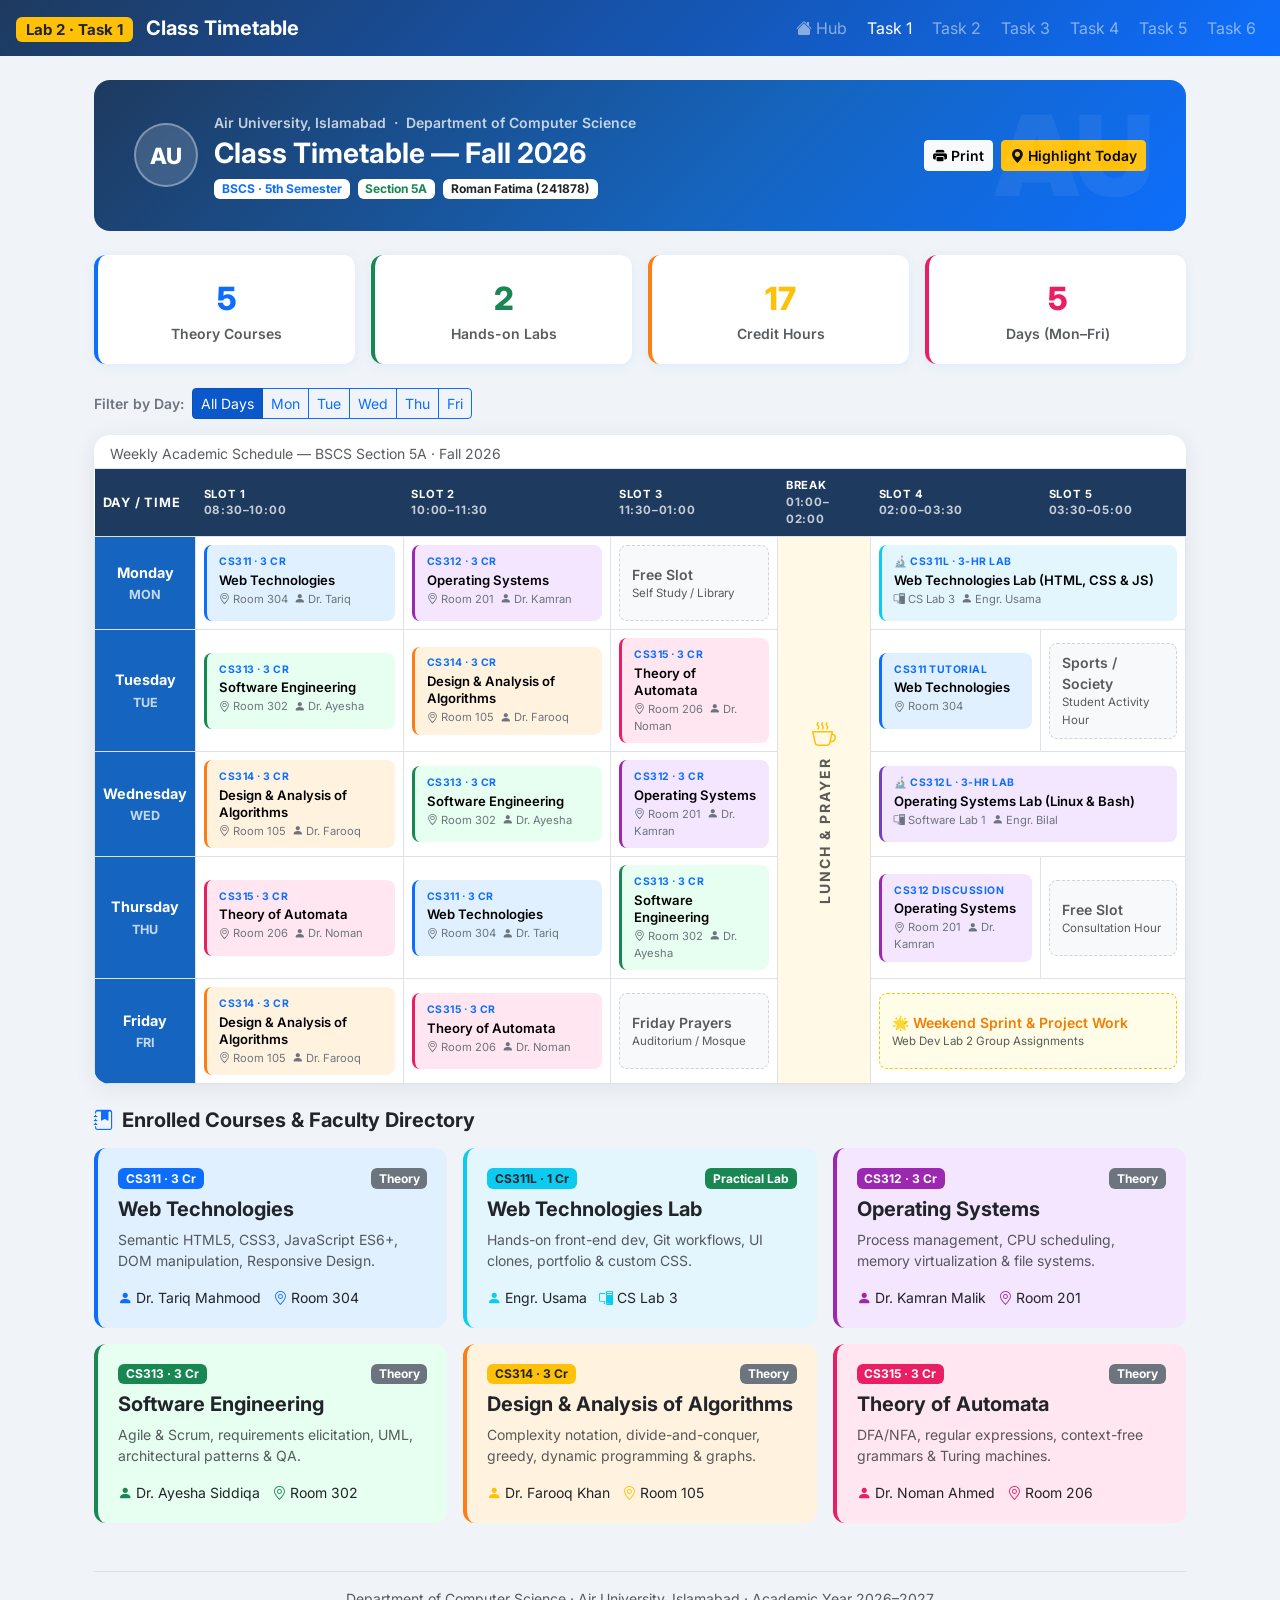
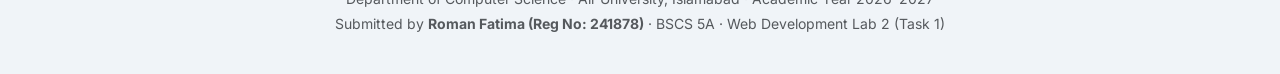
<file: full stack lab/Lab 2/task1-timetable/index.html>
<!DOCTYPE html>
<html lang="en">
<head>
  <meta charset="UTF-8">
  <meta name="viewport" content="width=device-width, initial-scale=1.0">
  <title>Class Timetable | BSCS 5A · Air University</title>
  <meta name="description" content="Official Class Timetable for BSCS 5th Semester Section 5A, Air University. Built with Bootstrap 5.">
  <link rel="preconnect" href="https://fonts.googleapis.com">
  <link href="https://fonts.googleapis.com/css2?family=Inter:wght@400;500;600;700;800&display=swap" rel="stylesheet">
  <!-- Bootstrap 5 CSS -->
  <link href="https://cdn.jsdelivr.net/npm/bootstrap@5.3.3/dist/css/bootstrap.min.css" rel="stylesheet">
  <link href="https://cdn.jsdelivr.net/npm/bootstrap-icons@1.11.3/font/bootstrap-icons.css" rel="stylesheet">
  <style>
    body { font-family: 'Inter', sans-serif; background: #f0f4f8; }

    /* Navbar */
    .lab-navbar { background: linear-gradient(135deg, #1e3a5f 0%, #0d6efd 100%); }

    /* Header Banner */
    .header-banner {
      background: linear-gradient(135deg, #1e3a5f 0%, #1565c0 60%, #0d6efd 100%);
      border-radius: 16px;
      padding: 2rem 2.5rem;
      color: #fff;
      position: relative;
      overflow: hidden;
    }
    .header-banner::before {
      content: 'AU';
      position: absolute; right: 2rem; top: 50%;
      transform: translateY(-50%);
      font-size: 7rem; font-weight: 900;
      color: rgba(255,255,255,0.06); pointer-events: none;
    }
    .au-emblem {
      width: 64px; height: 64px;
      background: rgba(255,255,255,0.15);
      border: 2px solid rgba(255,255,255,0.35);
      border-radius: 50%;
      display: flex; align-items: center; justify-content: center;
      font-size: 1.4rem; font-weight: 800; color: #fff;
      backdrop-filter: blur(4px);
    }

    /* Stats Cards */
    .stat-card {
      background: #fff;
      border-radius: 12px;
      padding: 1.25rem 1.5rem;
      border-left: 4px solid #0d6efd;
      box-shadow: 0 2px 12px rgba(13,110,253,0.08);
      transition: transform .2s;
    }
    .stat-card:hover { transform: translateY(-3px); }
    .stat-num { font-size: 2rem; font-weight: 800; color: #0d6efd; }

    /* Timetable Card */
    .table-card { background: #fff; border-radius: 16px; box-shadow: 0 4px 24px rgba(0,0,0,0.07); overflow: hidden; }
    .timetable thead th { background: #1e3a5f; color: #fff; border: none; font-size: .8rem; text-transform: uppercase; letter-spacing: .8px; vertical-align: middle; }
    .timetable tbody tr { transition: background .15s; }
    .timetable tbody tr:hover td { background: #f0f6ff !important; }
    .timetable .day-cell { background: #1565c0 !important; color: #fff; font-weight: 700; font-size: .9rem; min-width: 80px; }
    .timetable .break-cell { background: #fff9e6; text-align: center; vertical-align: middle; }

    /* Course Slots */
    .course-slot { border-radius: 8px; padding: .55rem .75rem; min-height: 76px; }
    .subject-web   { background: #e0f0ff; border-left: 3px solid #0d6efd; }
    .subject-os    { background: #f5e6ff; border-left: 3px solid #9c27b0; }
    .subject-se    { background: #e6fff0; border-left: 3px solid #198754; }
    .subject-algo  { background: #fff3e0; border-left: 3px solid #fd7e14; }
    .subject-auto  { background: #ffe6f0; border-left: 3px solid #e91e63; }
    .subject-weblab{ background: #e3f6fd; border-left: 3px solid #0dcaf0; }
    .subject-oslab { background: #f3e6ff; border-left: 3px solid #6f42c1; }
    .lab-flag { font-size: .65rem; font-weight: 700; letter-spacing: .5px; text-transform: uppercase; color: #0d6efd; margin-bottom: 2px; }
    .free-slot { border-radius: 8px; padding: .55rem .75rem; background: #f8f9fa; border: 1px dashed #ced4da; min-height: 76px; display: flex; flex-direction: column; justify-content: center; }
    .course-code { font-size: .65rem; font-weight: 700; opacity: .7; }
    .course-title { font-size: .82rem; font-weight: 600; line-height: 1.3; }
    .course-meta { font-size: .7rem; color: #6c757d; margin-top: 2px; }

    /* Today highlight */
    .today-highlight td { background: #fffbea !important; box-shadow: inset 0 0 0 2px #ffc107; }
    .today-highlight .day-cell { background: #ff9800 !important; }

    /* Directory Cards */
    .dir-card { border-radius: 12px; padding: 1.25rem; height: 100%; transition: transform .2s, box-shadow .2s; cursor: default; }
    .dir-card:hover { transform: translateY(-4px); box-shadow: 0 8px 24px rgba(0,0,0,0.12); }

    /* Print */
    @media print { .lab-navbar, .no-print { display: none !important; } body { background: #fff; } }
    @media (max-width: 768px) { .header-banner::before { display: none; } }
  </style>
</head>
<body>

  <!-- Bootstrap Navbar -->
  <nav class="navbar navbar-expand-lg lab-navbar sticky-top">
    <div class="container-fluid px-3">
      <span class="navbar-brand text-white fw-bold">
        <span class="badge bg-warning text-dark me-2">Lab 2 · Task 1</span>
        Class Timetable
      </span>
      <button class="navbar-toggler border-light" type="button" data-bs-toggle="collapse" data-bs-target="#navLinks">
        <span class="navbar-toggler-icon"></span>
      </button>
      <div class="collapse navbar-collapse" id="navLinks">
        <div class="navbar-nav ms-auto gap-1">
          <a class="nav-link text-white-50" href="../index.html"><i class="bi bi-house-fill me-1"></i>Hub</a>
          <a class="nav-link text-white active" href="index.html">Task 1</a>
          <a class="nav-link text-white-50" href="../task2-facebook/index.html">Task 2</a>
          <a class="nav-link text-white-50" href="../task3-portfolio/index.html">Task 3</a>
          <a class="nav-link text-white-50" href="../task4-custom-ui/index.html">Task 4</a>
          <a class="nav-link text-white-50" href="../task5-ieee-paper/index.html">Task 5</a>
          <a class="nav-link text-white-50" href="../task6-ecommerce/index.html">Task 6</a>
        </div>
      </div>
    </div>
  </nav>

  <div class="container-xl py-4 px-3 px-md-4">

    <!-- Header Banner -->
    <div class="header-banner mb-4">
      <div class="d-flex align-items-center gap-3 flex-wrap">
        <div class="au-emblem">AU</div>
        <div>
          <div class="fw-semibold opacity-75 small mb-1">Air University, Islamabad &nbsp;·&nbsp; Department of Computer Science</div>
          <h1 class="fw-bold fs-3 mb-1">Class Timetable — Fall 2026</h1>
          <div class="d-flex flex-wrap gap-2 mt-2">
            <span class="badge bg-white text-primary">BSCS · 5th Semester</span>
            <span class="badge bg-white text-success">Section 5A</span>
            <span class="badge bg-white text-dark">Roman Fatima (241878)</span>
          </div>
        </div>
        <div class="ms-auto d-flex gap-2 flex-wrap no-print">
          <button class="btn btn-light btn-sm fw-semibold" onclick="window.print()">
            <i class="bi bi-printer-fill me-1"></i>Print
          </button>
          <button class="btn btn-warning btn-sm fw-semibold" id="highlightTodayBtn">
            <i class="bi bi-geo-alt-fill me-1"></i>Highlight Today
          </button>
        </div>
      </div>
    </div>

    <!-- Stats Row -->
    <div class="row g-3 mb-4">
      <div class="col-6 col-md-3">
        <div class="stat-card text-center">
          <div class="stat-num">5</div>
          <div class="text-muted small fw-semibold">Theory Courses</div>
        </div>
      </div>
      <div class="col-6 col-md-3">
        <div class="stat-card text-center" style="border-color:#198754">
          <div class="stat-num text-success">2</div>
          <div class="text-muted small fw-semibold">Hands-on Labs</div>
        </div>
      </div>
      <div class="col-6 col-md-3">
        <div class="stat-card text-center" style="border-color:#fd7e14">
          <div class="stat-num text-warning">17</div>
          <div class="text-muted small fw-semibold">Credit Hours</div>
        </div>
      </div>
      <div class="col-6 col-md-3">
        <div class="stat-card text-center" style="border-color:#e91e63">
          <div class="stat-num" style="color:#e91e63">5</div>
          <div class="text-muted small fw-semibold">Days (Mon–Fri)</div>
        </div>
      </div>
    </div>

    <!-- Day Filter -->
    <div class="d-flex align-items-center flex-wrap gap-2 mb-3 no-print">
      <span class="fw-semibold text-secondary small">Filter by Day:</span>
      <div class="btn-group" id="dayFilter" role="group">
        <button class="btn btn-primary btn-sm active" data-day="all">All Days</button>
        <button class="btn btn-outline-primary btn-sm" data-day="mon">Mon</button>
        <button class="btn btn-outline-primary btn-sm" data-day="tue">Tue</button>
        <button class="btn btn-outline-primary btn-sm" data-day="wed">Wed</button>
        <button class="btn btn-outline-primary btn-sm" data-day="thu">Thu</button>
        <button class="btn btn-outline-primary btn-sm" data-day="fri">Fri</button>
      </div>
    </div>

    <!-- Timetable -->
    <div class="table-card mb-4">
      <div class="table-responsive">
        <table class="table timetable table-bordered align-middle mb-0" id="mainTimetable">
          <caption class="caption-top px-3 pt-2 pb-1 text-muted small">Weekly Academic Schedule — BSCS Section 5A · Fall 2026</caption>
          <thead>
            <tr>
              <th scope="col" style="min-width:90px">Day / Time</th>
              <th scope="col"><div class="small fw-bold">Slot 1</div><div class="opacity-75" style="font-size:.72rem">08:30–10:00</div></th>
              <th scope="col"><div class="small fw-bold">Slot 2</div><div class="opacity-75" style="font-size:.72rem">10:00–11:30</div></th>
              <th scope="col"><div class="small fw-bold">Slot 3</div><div class="opacity-75" style="font-size:.72rem">11:30–01:00</div></th>
              <th scope="col" style="min-width:80px"><div class="small fw-bold">Break</div><div class="opacity-75" style="font-size:.72rem">01:00–02:00</div></th>
              <th scope="col"><div class="small fw-bold">Slot 4</div><div class="opacity-75" style="font-size:.72rem">02:00–03:30</div></th>
              <th scope="col"><div class="small fw-bold">Slot 5</div><div class="opacity-75" style="font-size:.72rem">03:30–05:00</div></th>
            </tr>
          </thead>
          <tbody>
            <!-- MONDAY -->
            <tr data-day="mon" id="row-mon">
              <td class="day-cell text-center">
                <div>Monday</div><small class="opacity-75">MON</small>
              </td>
              <td><div class="course-slot subject-web">
                <div class="lab-flag">CS311 · 3 Cr</div>
                <div class="course-title">Web Technologies</div>
                <div class="course-meta"><i class="bi bi-geo-alt"></i> Room 304 &nbsp;<i class="bi bi-person-fill"></i> Dr. Tariq</div>
              </div></td>
              <td><div class="course-slot subject-os">
                <div class="lab-flag">CS312 · 3 Cr</div>
                <div class="course-title">Operating Systems</div>
                <div class="course-meta"><i class="bi bi-geo-alt"></i> Room 201 &nbsp;<i class="bi bi-person-fill"></i> Dr. Kamran</div>
              </div></td>
              <td><div class="free-slot">
                <span class="fw-semibold text-muted small">Free Slot</span>
                <span class="text-muted" style="font-size:.72rem">Self Study / Library</span>
              </div></td>
              <td class="break-cell text-center" rowspan="5">
                <div class="d-flex flex-column align-items-center gap-1">
                  <i class="bi bi-cup-hot fs-4 text-warning"></i>
                  <small class="fw-bold text-muted" style="writing-mode:vertical-rl; transform:rotate(180deg); letter-spacing:2px;">LUNCH &amp; PRAYER</small>
                </div>
              </td>
              <td colspan="2"><div class="course-slot subject-weblab">
                <div class="lab-flag">🔬 CS311L · 3-HR LAB</div>
                <div class="course-title">Web Technologies Lab (HTML, CSS &amp; JS)</div>
                <div class="course-meta"><i class="bi bi-pc-display"></i> CS Lab 3 &nbsp;<i class="bi bi-person-fill"></i> Engr. Usama</div>
              </div></td>
            </tr>
            <!-- TUESDAY -->
            <tr data-day="tue" id="row-tue">
              <td class="day-cell text-center">
                <div>Tuesday</div><small class="opacity-75">TUE</small>
              </td>
              <td><div class="course-slot subject-se">
                <div class="lab-flag">CS313 · 3 Cr</div>
                <div class="course-title">Software Engineering</div>
                <div class="course-meta"><i class="bi bi-geo-alt"></i> Room 302 &nbsp;<i class="bi bi-person-fill"></i> Dr. Ayesha</div>
              </div></td>
              <td><div class="course-slot subject-algo">
                <div class="lab-flag">CS314 · 3 Cr</div>
                <div class="course-title">Design &amp; Analysis of Algorithms</div>
                <div class="course-meta"><i class="bi bi-geo-alt"></i> Room 105 &nbsp;<i class="bi bi-person-fill"></i> Dr. Farooq</div>
              </div></td>
              <td><div class="course-slot subject-auto">
                <div class="lab-flag">CS315 · 3 Cr</div>
                <div class="course-title">Theory of Automata</div>
                <div class="course-meta"><i class="bi bi-geo-alt"></i> Room 206 &nbsp;<i class="bi bi-person-fill"></i> Dr. Noman</div>
              </div></td>
              <td><div class="course-slot subject-web">
                <div class="lab-flag">CS311 Tutorial</div>
                <div class="course-title">Web Technologies</div>
                <div class="course-meta"><i class="bi bi-geo-alt"></i> Room 304</div>
              </div></td>
              <td><div class="free-slot">
                <span class="fw-semibold text-muted small">Sports / Society</span>
                <span class="text-muted" style="font-size:.72rem">Student Activity Hour</span>
              </div></td>
            </tr>
            <!-- WEDNESDAY -->
            <tr data-day="wed" id="row-wed">
              <td class="day-cell text-center">
                <div>Wednesday</div><small class="opacity-75">WED</small>
              </td>
              <td><div class="course-slot subject-algo">
                <div class="lab-flag">CS314 · 3 Cr</div>
                <div class="course-title">Design &amp; Analysis of Algorithms</div>
                <div class="course-meta"><i class="bi bi-geo-alt"></i> Room 105 &nbsp;<i class="bi bi-person-fill"></i> Dr. Farooq</div>
              </div></td>
              <td><div class="course-slot subject-se">
                <div class="lab-flag">CS313 · 3 Cr</div>
                <div class="course-title">Software Engineering</div>
                <div class="course-meta"><i class="bi bi-geo-alt"></i> Room 302 &nbsp;<i class="bi bi-person-fill"></i> Dr. Ayesha</div>
              </div></td>
              <td><div class="course-slot subject-os">
                <div class="lab-flag">CS312 · 3 Cr</div>
                <div class="course-title">Operating Systems</div>
                <div class="course-meta"><i class="bi bi-geo-alt"></i> Room 201 &nbsp;<i class="bi bi-person-fill"></i> Dr. Kamran</div>
              </div></td>
              <td colspan="2"><div class="course-slot subject-oslab">
                <div class="lab-flag">🔬 CS312L · 3-HR LAB</div>
                <div class="course-title">Operating Systems Lab (Linux &amp; Bash)</div>
                <div class="course-meta"><i class="bi bi-pc-display"></i> Software Lab 1 &nbsp;<i class="bi bi-person-fill"></i> Engr. Bilal</div>
              </div></td>
            </tr>
            <!-- THURSDAY -->
            <tr data-day="thu" id="row-thu">
              <td class="day-cell text-center">
                <div>Thursday</div><small class="opacity-75">THU</small>
              </td>
              <td><div class="course-slot subject-auto">
                <div class="lab-flag">CS315 · 3 Cr</div>
                <div class="course-title">Theory of Automata</div>
                <div class="course-meta"><i class="bi bi-geo-alt"></i> Room 206 &nbsp;<i class="bi bi-person-fill"></i> Dr. Noman</div>
              </div></td>
              <td><div class="course-slot subject-web">
                <div class="lab-flag">CS311 · 3 Cr</div>
                <div class="course-title">Web Technologies</div>
                <div class="course-meta"><i class="bi bi-geo-alt"></i> Room 304 &nbsp;<i class="bi bi-person-fill"></i> Dr. Tariq</div>
              </div></td>
              <td><div class="course-slot subject-se">
                <div class="lab-flag">CS313 · 3 Cr</div>
                <div class="course-title">Software Engineering</div>
                <div class="course-meta"><i class="bi bi-geo-alt"></i> Room 302 &nbsp;<i class="bi bi-person-fill"></i> Dr. Ayesha</div>
              </div></td>
              <td><div class="course-slot subject-os">
                <div class="lab-flag">CS312 Discussion</div>
                <div class="course-title">Operating Systems</div>
                <div class="course-meta"><i class="bi bi-geo-alt"></i> Room 201 &nbsp;<i class="bi bi-person-fill"></i> Dr. Kamran</div>
              </div></td>
              <td><div class="free-slot">
                <span class="fw-semibold text-muted small">Free Slot</span>
                <span class="text-muted" style="font-size:.72rem">Consultation Hour</span>
              </div></td>
            </tr>
            <!-- FRIDAY -->
            <tr data-day="fri" id="row-fri">
              <td class="day-cell text-center">
                <div>Friday</div><small class="opacity-75">FRI</small>
              </td>
              <td><div class="course-slot subject-algo">
                <div class="lab-flag">CS314 · 3 Cr</div>
                <div class="course-title">Design &amp; Analysis of Algorithms</div>
                <div class="course-meta"><i class="bi bi-geo-alt"></i> Room 105 &nbsp;<i class="bi bi-person-fill"></i> Dr. Farooq</div>
              </div></td>
              <td><div class="course-slot subject-auto">
                <div class="lab-flag">CS315 · 3 Cr</div>
                <div class="course-title">Theory of Automata</div>
                <div class="course-meta"><i class="bi bi-geo-alt"></i> Room 206 &nbsp;<i class="bi bi-person-fill"></i> Dr. Noman</div>
              </div></td>
              <td><div class="free-slot">
                <span class="fw-semibold text-muted small">Friday Prayers</span>
                <span class="text-muted" style="font-size:.72rem">Auditorium / Mosque</span>
              </div></td>
              <td colspan="2"><div class="free-slot" style="background:#fffde7; border-color:#ffc107">
                <span class="fw-semibold small" style="color:#f57c00">🌟 Weekend Sprint &amp; Project Work</span>
                <span class="text-muted" style="font-size:.72rem">Web Dev Lab 2 Group Assignments</span>
              </div></td>
            </tr>
          </tbody>
        </table>
      </div>
    </div>

    <!-- Course Directory Cards -->
    <h2 class="fw-bold mb-3" style="font-size:1.25rem">
      <i class="bi bi-journal-bookmark-fill text-primary me-2"></i>Enrolled Courses &amp; Faculty Directory
    </h2>
    <div class="row g-3 mb-5">
      <div class="col-sm-6 col-lg-4">
        <div class="dir-card h-100" style="background:#e0f0ff; border-left:4px solid #0d6efd">
          <div class="d-flex justify-content-between mb-2">
            <span class="badge bg-primary">CS311 · 3 Cr</span>
            <span class="badge bg-secondary">Theory</span>
          </div>
          <h5 class="fw-bold">Web Technologies</h5>
          <p class="small text-muted">Semantic HTML5, CSS3, JavaScript ES6+, DOM manipulation, Responsive Design.</p>
          <div class="small"><i class="bi bi-person-fill text-primary"></i> Dr. Tariq Mahmood &nbsp; <i class="bi bi-geo-alt text-primary"></i> Room 304</div>
        </div>
      </div>
      <div class="col-sm-6 col-lg-4">
        <div class="dir-card h-100" style="background:#e3f6fd; border-left:4px solid #0dcaf0">
          <div class="d-flex justify-content-between mb-2">
            <span class="badge bg-info text-dark">CS311L · 1 Cr</span>
            <span class="badge bg-success">Practical Lab</span>
          </div>
          <h5 class="fw-bold">Web Technologies Lab</h5>
          <p class="small text-muted">Hands-on front-end dev, Git workflows, UI clones, portfolio & custom CSS.</p>
          <div class="small"><i class="bi bi-person-fill text-info"></i> Engr. Usama &nbsp; <i class="bi bi-pc-display text-info"></i> CS Lab 3</div>
        </div>
      </div>
      <div class="col-sm-6 col-lg-4">
        <div class="dir-card h-100" style="background:#f5e6ff; border-left:4px solid #9c27b0">
          <div class="d-flex justify-content-between mb-2">
            <span class="badge" style="background:#9c27b0">CS312 · 3 Cr</span>
            <span class="badge bg-secondary">Theory</span>
          </div>
          <h5 class="fw-bold">Operating Systems</h5>
          <p class="small text-muted">Process management, CPU scheduling, memory virtualization & file systems.</p>
          <div class="small"><i class="bi bi-person-fill" style="color:#9c27b0"></i> Dr. Kamran Malik &nbsp; <i class="bi bi-geo-alt" style="color:#9c27b0"></i> Room 201</div>
        </div>
      </div>
      <div class="col-sm-6 col-lg-4">
        <div class="dir-card h-100" style="background:#e6fff0; border-left:4px solid #198754">
          <div class="d-flex justify-content-between mb-2">
            <span class="badge bg-success">CS313 · 3 Cr</span>
            <span class="badge bg-secondary">Theory</span>
          </div>
          <h5 class="fw-bold">Software Engineering</h5>
          <p class="small text-muted">Agile & Scrum, requirements elicitation, UML, architectural patterns & QA.</p>
          <div class="small"><i class="bi bi-person-fill text-success"></i> Dr. Ayesha Siddiqa &nbsp; <i class="bi bi-geo-alt text-success"></i> Room 302</div>
        </div>
      </div>
      <div class="col-sm-6 col-lg-4">
        <div class="dir-card h-100" style="background:#fff3e0; border-left:4px solid #fd7e14">
          <div class="d-flex justify-content-between mb-2">
            <span class="badge bg-warning text-dark">CS314 · 3 Cr</span>
            <span class="badge bg-secondary">Theory</span>
          </div>
          <h5 class="fw-bold">Design &amp; Analysis of Algorithms</h5>
          <p class="small text-muted">Complexity notation, divide-and-conquer, greedy, dynamic programming & graphs.</p>
          <div class="small"><i class="bi bi-person-fill text-warning"></i> Dr. Farooq Khan &nbsp; <i class="bi bi-geo-alt text-warning"></i> Room 105</div>
        </div>
      </div>
      <div class="col-sm-6 col-lg-4">
        <div class="dir-card h-100" style="background:#ffe6f0; border-left:4px solid #e91e63">
          <div class="d-flex justify-content-between mb-2">
            <span class="badge" style="background:#e91e63">CS315 · 3 Cr</span>
            <span class="badge bg-secondary">Theory</span>
          </div>
          <h5 class="fw-bold">Theory of Automata</h5>
          <p class="small text-muted">DFA/NFA, regular expressions, context-free grammars & Turing machines.</p>
          <div class="small"><i class="bi bi-person-fill" style="color:#e91e63"></i> Dr. Noman Ahmed &nbsp; <i class="bi bi-geo-alt" style="color:#e91e63"></i> Room 206</div>
        </div>
      </div>
    </div>

    <!-- Footer -->
    <footer class="text-center text-muted py-3 border-top small">
      <p class="mb-1">Department of Computer Science · Air University, Islamabad · Academic Year 2026–2027</p>
      <p class="mb-0">Submitted by <strong>Roman Fatima (Reg No: 241878)</strong> · BSCS 5A · Web Development Lab 2 (Task 1)</p>
    </footer>

  </div>

  <!-- Bootstrap 5 JS -->
  <script src="https://cdn.jsdelivr.net/npm/bootstrap@5.3.3/dist/js/bootstrap.bundle.min.js"></script>
  <script>
    // Day Filter
    const filterBtns = document.querySelectorAll('#dayFilter button');
    const rows = document.querySelectorAll('#mainTimetable tbody tr');
    filterBtns.forEach(btn => {
      btn.addEventListener('click', () => {
        filterBtns.forEach(b => { b.classList.remove('active','btn-primary'); b.classList.add('btn-outline-primary'); });
        btn.classList.add('active','btn-primary'); btn.classList.remove('btn-outline-primary');
        const day = btn.dataset.day;
        rows.forEach(r => { r.style.display = (day === 'all' || r.dataset.day === day) ? '' : 'none'; });
      });
    });

    // Highlight Today
    document.getElementById('highlightTodayBtn').addEventListener('click', () => {
      const map = {1:'row-mon',2:'row-tue',3:'row-wed',4:'row-thu',5:'row-fri'};
      const todayId = map[new Date().getDay()] || 'row-mon';
      rows.forEach(r => r.classList.remove('today-highlight'));
      const el = document.getElementById(todayId);
      if (el) { el.classList.add('today-highlight'); el.scrollIntoView({behavior:'smooth',block:'center'}); }
    });
  </script>
</body>
</html>
</file>
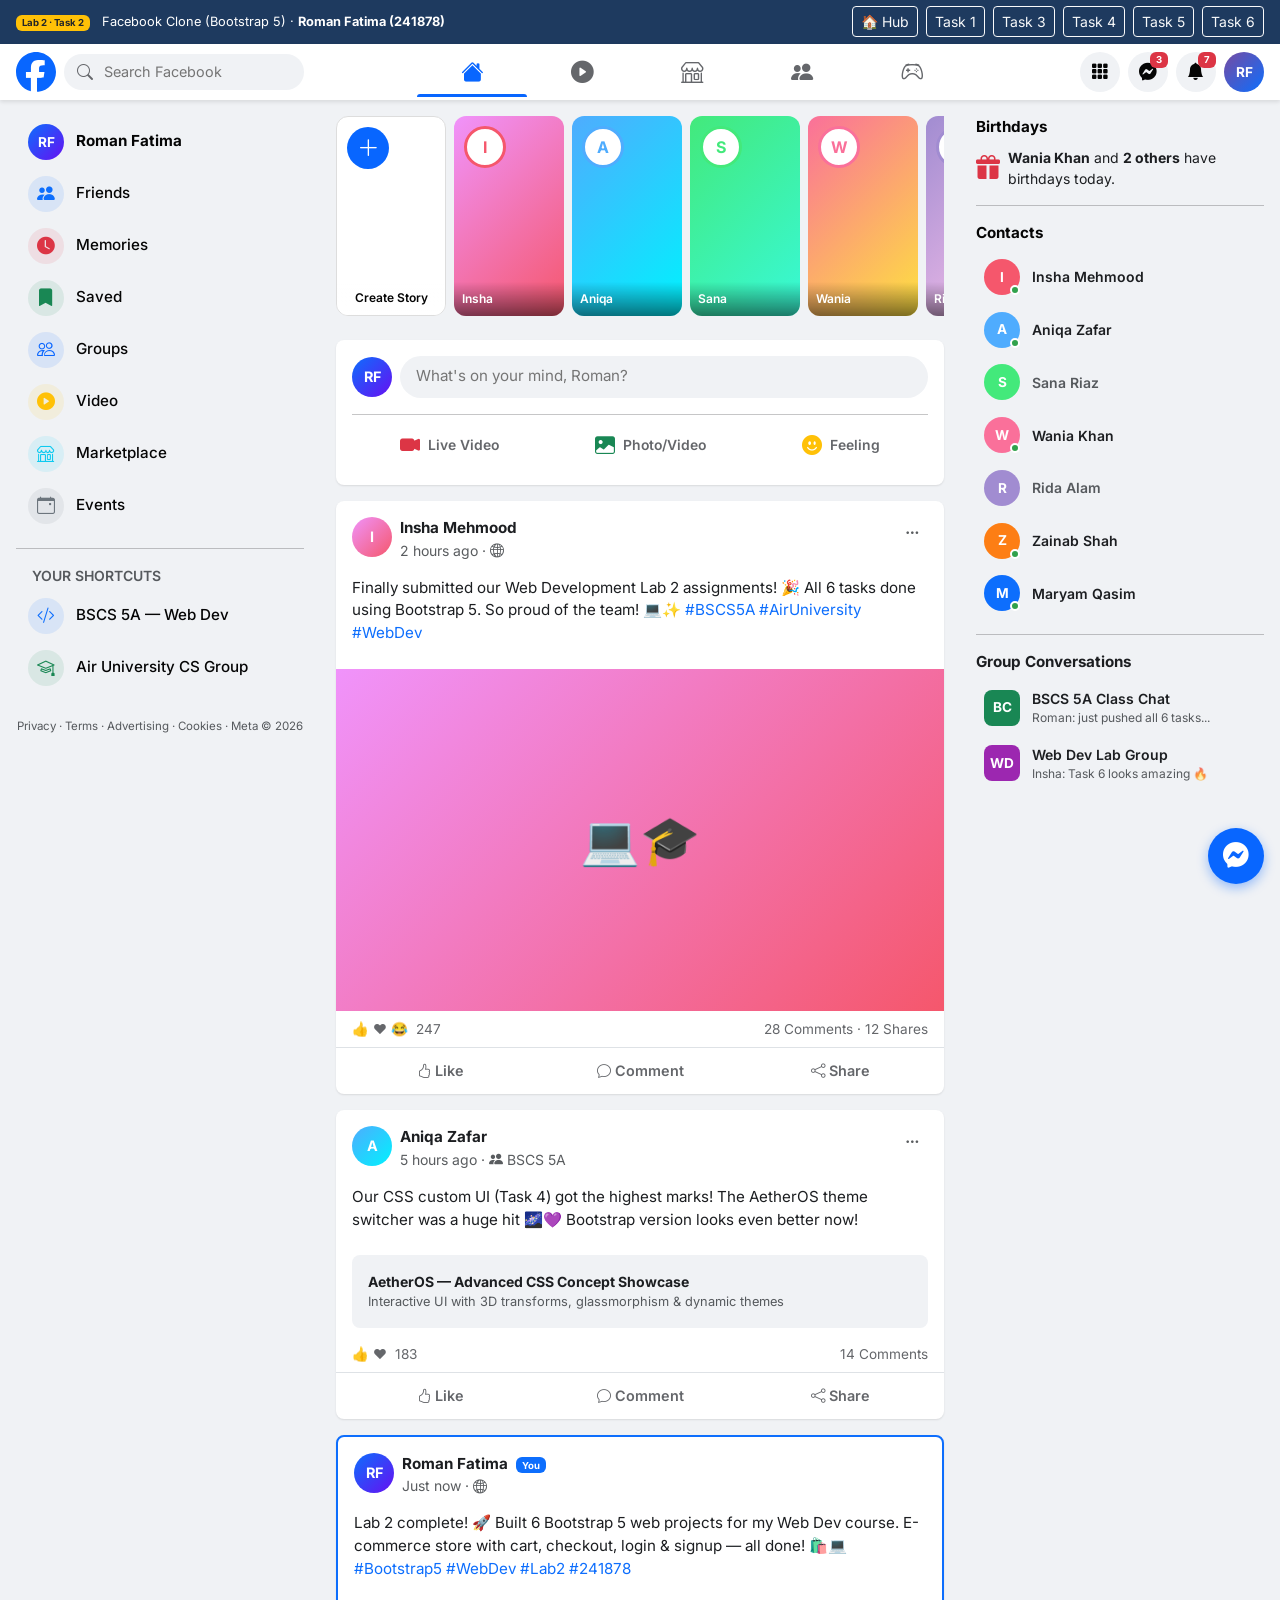
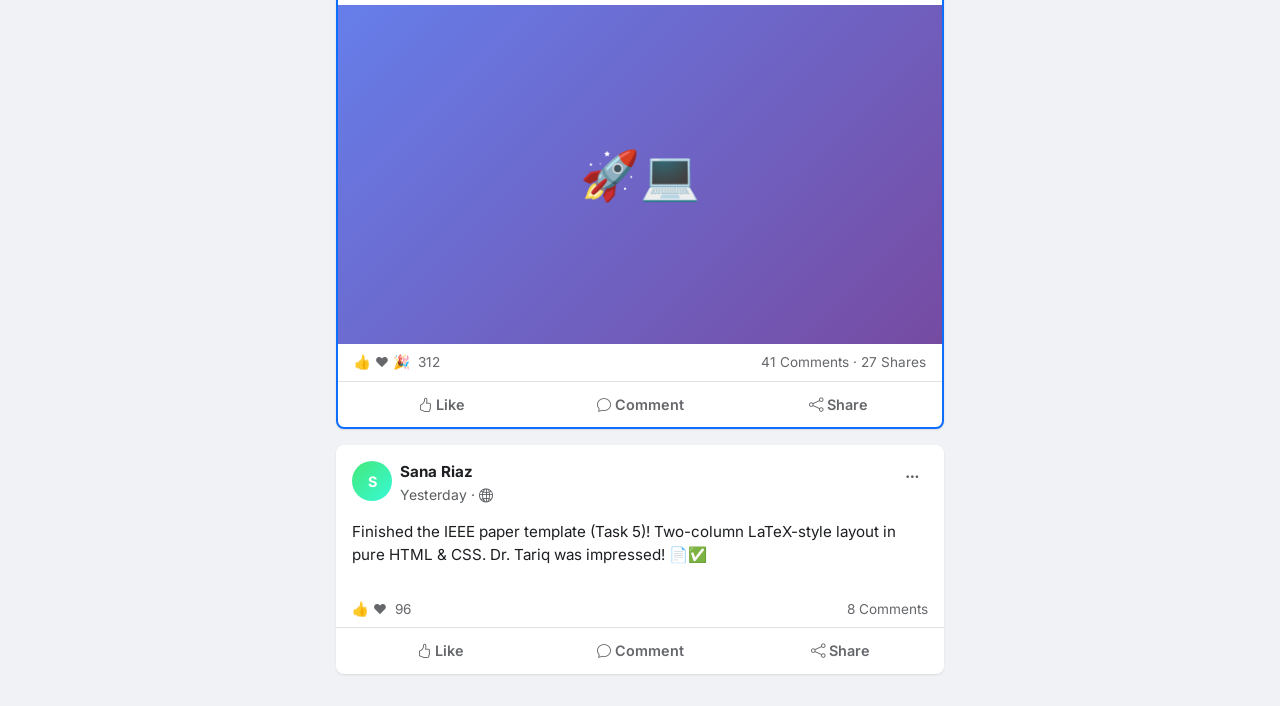
<file: full stack lab/Lab 2/task2-facebook/index.html>
<!DOCTYPE html>
<html lang="en">
<head>
  <meta charset="UTF-8">
  <meta name="viewport" content="width=device-width, initial-scale=1.0">
  <title>Facebook | Roman Fatima (BSCS 5A)</title>
  <meta name="description" content="Facebook Home Page Clone with Bootstrap 5 for Web Development Lab 2.">
  <link rel="preconnect" href="https://fonts.googleapis.com">
  <link href="https://fonts.googleapis.com/css2?family=Inter:wght@400;500;600;700&display=swap" rel="stylesheet">
  <!-- Bootstrap 5 CSS -->
  <link href="https://cdn.jsdelivr.net/npm/bootstrap@5.3.3/dist/css/bootstrap.min.css" rel="stylesheet">
  <link href="https://cdn.jsdelivr.net/npm/bootstrap-icons@1.11.3/font/bootstrap-icons.css" rel="stylesheet">
  <style>
    :root { --fb-blue: #0866ff; --fb-bg: #f0f2f5; --fb-card: #fff; }
    body { font-family: 'Inter', sans-serif; background: var(--fb-bg); color: #1c1e21; }

    /* FB Header */
    .fb-header {
      background: #fff;
      box-shadow: 0 2px 4px rgba(0,0,0,0.1);
      position: sticky; top: 0; z-index: 1030;
      height: 56px;
    }
    .fb-header .container-fluid { height: 100%; }
    .fb-logo-svg { width: 40px; height: 40px; }
    .fb-search-input {
      background: var(--fb-bg);
      border: none; border-radius: 50px;
      padding: .45rem 1rem .45rem 2.5rem;
      font-size: .9rem; outline: none; width: 240px;
    }
    .fb-search-wrap { position: relative; }
    .fb-search-wrap .bi-search { position: absolute; left: .8rem; top: 50%; transform: translateY(-50%); color: #65676b; }

    /* Nav tabs */
    .fb-nav-tab {
      display: flex; align-items: center; justify-content: center;
      width: 110px; height: 50px; border-radius: 8px;
      color: #65676b; font-size: 1.4rem; cursor: pointer;
      border: none; background: transparent;
      transition: background .15s;
      position: relative;
    }
    .fb-nav-tab:hover { background: var(--fb-bg); }
    .fb-nav-tab.active { color: var(--fb-blue); }
    .fb-nav-tab.active::after { content: ''; position: absolute; bottom: 0; left: 0; right: 0; height: 3px; background: var(--fb-blue); border-radius: 3px 3px 0 0; }

    /* Right icons */
    .fb-icon-btn {
      width: 40px; height: 40px; border-radius: 50%;
      background: var(--fb-bg);
      border: none; color: #050505;
      display: flex; align-items: center; justify-content: center;
      font-size: 1.1rem; cursor: pointer; transition: background .15s;
    }
    .fb-icon-btn:hover { background: #e4e6eb; }

    /* Stories */
    .story-card {
      width: 110px; min-width: 110px; height: 200px;
      border-radius: 12px; overflow: hidden; position: relative; cursor: pointer;
      background: linear-gradient(135deg, #667eea, #764ba2);
      transition: transform .2s;
      flex-shrink: 0;
    }
    .story-card:hover { transform: scale(1.03); }
    .story-avatar {
      width: 42px; height: 42px; border-radius: 50%;
      border: 3px solid var(--fb-blue);
      position: absolute; top: 10px; left: 10px;
      background: #fff; display: flex; align-items: center; justify-content: center;
      font-weight: 700; font-size: 1rem;
    }
    .story-name {
      position: absolute; bottom: 0; left: 0; right: 0;
      padding: 8px; font-size: .75rem; font-weight: 600;
      color: #fff; background: linear-gradient(transparent, rgba(0,0,0,.5));
    }
    .story-add {
      background: #fff !important;
      border: 1px solid #ddd !important;
    }
    .story-add .add-icon {
      width: 42px; height: 42px; border-radius: 50%;
      background: var(--fb-blue); color: #fff;
      display: flex; align-items: center; justify-content: center;
      font-size: 1.4rem; position: absolute; top: 10px; left: 10px;
    }
    .story-add .story-name { color: #050505; background: linear-gradient(transparent, rgba(255,255,255,.9)); }

    /* Post Composer */
    .post-composer {
      background: #fff; border-radius: 8px; padding: 1rem;
      box-shadow: 0 1px 2px rgba(0,0,0,0.1);
    }
    .post-input {
      background: var(--fb-bg); border: none; border-radius: 50px;
      padding: .6rem 1rem; width: 100%; font-size: .95rem;
      cursor: pointer; outline: none;
      transition: background .15s;
    }
    .post-input:hover { background: #e4e6eb; }
    .post-action-btn {
      display: flex; align-items: center; gap: .5rem;
      font-weight: 600; font-size: .87rem; color: #65676b;
      padding: .5rem .75rem; border-radius: 8px; cursor: pointer;
      border: none; background: transparent; transition: background .15s;
    }
    .post-action-btn:hover { background: var(--fb-bg); }

    /* Feed Post Card */
    .post-card {
      background: #fff; border-radius: 8px;
      box-shadow: 0 1px 2px rgba(0,0,0,0.1);
      overflow: hidden; margin-bottom: 1rem;
    }
    .post-avatar {
      width: 40px; height: 40px; border-radius: 50%;
      background: linear-gradient(135deg, #0d6efd, #6610f2);
      display: flex; align-items: center; justify-content: center;
      color: #fff; font-weight: 700; font-size: .9rem; flex-shrink: 0;
    }
    .post-reactions {
      display: flex; gap: 4px; align-items: center;
      font-size: .85rem; color: #65676b;
    }
    .reaction-emoji { font-size: 1rem; }
    .post-action-bar button {
      flex: 1; border: none; background: transparent;
      padding: .5rem; border-radius: 4px; font-size: .9rem;
      font-weight: 600; color: #65676b; cursor: pointer;
      transition: background .15s;
    }
    .post-action-bar button:hover { background: var(--fb-bg); }

    /* Post image */
    .post-image {
      width: 100%; aspect-ratio: 16/9; object-fit: cover;
      background: linear-gradient(135deg, #667eea 0%, #764ba2 100%);
    }

    /* Left Sidebar */
    .sidebar-link {
      display: flex; align-items: center; gap: .75rem;
      padding: .5rem .75rem; border-radius: 8px; cursor: pointer;
      font-size: .95rem; font-weight: 500; color: #050505;
      text-decoration: none; transition: background .15s;
    }
    .sidebar-link:hover { background: var(--fb-bg); color: #050505; }
    .sidebar-link .link-icon {
      width: 36px; height: 36px; border-radius: 50%;
      display: flex; align-items: center; justify-content: center;
      font-size: 1.1rem;
    }

    /* Right Sidebar */
    .friend-row {
      display: flex; align-items: center; gap: .75rem;
      padding: .4rem .5rem; border-radius: 8px; cursor: pointer;
      transition: background .15s;
    }
    .friend-row:hover { background: var(--fb-bg); }
    .friend-avatar {
      width: 36px; height: 36px; border-radius: 50%;
      display: flex; align-items: center; justify-content: center;
      font-weight: 700; color: #fff; font-size: .85rem; flex-shrink: 0;
      position: relative;
    }
    .online-dot {
      width: 10px; height: 10px; border-radius: 50%;
      background: #31a24c; border: 2px solid #fff;
      position: absolute; bottom: 0; right: 0;
    }

    /* Lab Banner */
    .lab-banner { background: #1e3a5f; color: #fff; font-size: .8rem; padding: .4rem 1rem; }

    /* Messenger dock */
    .messenger-dock {
      position: fixed; bottom: 1rem; right: 1rem;
      display: flex; flex-direction: column; align-items: flex-end; gap: .5rem; z-index: 999;
    }
    .messenger-btn {
      width: 56px; height: 56px; border-radius: 50%;
      background: var(--fb-blue); color: #fff;
      display: flex; align-items: center; justify-content: center;
      font-size: 1.6rem; cursor: pointer; box-shadow: 0 4px 12px rgba(8,102,255,.4);
      border: none; transition: transform .2s;
    }
    .messenger-btn:hover { transform: scale(1.08); }

    /* Post image placeholder */
    .fake-img {
      width: 100%; aspect-ratio: 16/9;
      display: flex; align-items: center; justify-content: center;
      font-size: 3rem;
    }

    @media (max-width: 991px) { .fb-nav-tab { width: 70px; } .fb-search-input { width: 180px; } }
    @media (max-width: 767px) { .fb-nav-tab { width: 52px; } .fb-search-input { width: 130px; } }
  </style>
</head>
<body>

  <!-- Lab Assignment Banner -->
  <div class="lab-banner d-flex justify-content-between align-items-center flex-wrap gap-2">
    <span><span class="badge bg-warning text-dark me-2">Lab 2 · Task 2</span> Facebook Clone (Bootstrap 5) · <strong>Roman Fatima (241878)</strong></span>
    <div class="d-flex gap-2 flex-wrap">
      <a href="../index.html" class="btn btn-outline-light btn-sm">🏠 Hub</a>
      <a href="../task1-timetable/index.html" class="btn btn-outline-light btn-sm">Task 1</a>
      <a href="../task3-portfolio/index.html" class="btn btn-outline-light btn-sm">Task 3</a>
      <a href="../task4-custom-ui/index.html" class="btn btn-outline-light btn-sm">Task 4</a>
      <a href="../task5-ieee-paper/index.html" class="btn btn-outline-light btn-sm">Task 5</a>
      <a href="../task6-ecommerce/index.html" class="btn btn-outline-light btn-sm">Task 6</a>
    </div>
  </div>

  <!-- FB Header -->
  <header class="fb-header">
    <div class="container-fluid px-3 d-flex align-items-center justify-content-between">
      <!-- Left: Logo + Search -->
      <div class="d-flex align-items-center gap-2">
        <svg class="fb-logo-svg" viewBox="0 0 36 36" fill="#0866ff"><path d="M20.181 35.87C29.094 34.791 36 27.202 36 18c0-9.941-8.059-18-18-18S0 8.059 0 18c0 8.36 5.706 15.39 13.438 17.38v-12.3H8.973v-5.08h4.465V14.12c0-4.41 2.625-6.85 6.643-6.85 1.924 0 3.937.344 3.937.344v4.33h-2.219c-2.186 0-2.868 1.356-2.868 2.75v3.31h4.88l-.78 5.08h-4.1V35.87z"/><path d="M24.846 22.98l.78-5.08h-4.88v-3.31c0-1.394.682-2.75 2.868-2.75h2.219v-4.33s-2.013-.344-3.937-.344c-4.018 0-6.643 2.44-6.643 6.85v3.88H8.973v5.08h4.465v12.3c.883.136 1.785.207 2.702.207.86 0 1.705-.064 2.534-.187v-12.32h4.172z" fill="#ffffff"/></svg>
        <div class="fb-search-wrap d-none d-sm-block">
          <i class="bi bi-search"></i>
          <input type="text" class="fb-search-input" placeholder="Search Facebook" aria-label="Search Facebook">
        </div>
      </div>
      <!-- Center: Nav Tabs -->
      <div class="d-flex align-items-center">
        <button class="fb-nav-tab active" title="Home"><i class="bi bi-house-fill"></i></button>
        <button class="fb-nav-tab" title="Videos"><i class="bi bi-play-circle-fill"></i></button>
        <button class="fb-nav-tab" title="Marketplace"><i class="bi bi-shop"></i></button>
        <button class="fb-nav-tab d-none d-md-flex" title="Groups"><i class="bi bi-people-fill"></i></button>
        <button class="fb-nav-tab d-none d-lg-flex" title="Gaming"><i class="bi bi-controller"></i></button>
      </div>
      <!-- Right: Icons -->
      <div class="d-flex align-items-center gap-2">
        <button class="fb-icon-btn d-sm-none"><i class="bi bi-search"></i></button>
        <button class="fb-icon-btn"><i class="bi bi-grid-3x3-gap-fill"></i></button>
        <button class="fb-icon-btn position-relative">
          <i class="bi bi-messenger"></i>
          <span class="badge bg-danger position-absolute top-0 end-0" style="font-size:.6rem">3</span>
        </button>
        <button class="fb-icon-btn position-relative">
          <i class="bi bi-bell-fill"></i>
          <span class="badge bg-danger position-absolute top-0 end-0" style="font-size:.6rem">7</span>
        </button>
        <div class="fb-icon-btn" style="background: linear-gradient(135deg,#764ba2,#0d6efd); color:#fff; font-weight:700; font-size:.85rem; cursor:pointer">RF</div>
      </div>
    </div>
  </header>

  <!-- Main 3-Column Layout -->
  <div class="container-fluid px-0" style="max-width:1440px; margin:auto">
    <div class="row g-0">

      <!-- Left Sidebar (hidden on small) -->
      <aside class="col-lg-3 d-none d-lg-block p-3" style="position:sticky; top:56px; height:calc(100vh - 56px); overflow-y:auto">
        <div class="sidebar-link">
          <div class="friend-avatar" style="background:linear-gradient(135deg,#0d6efd,#6610f2)">RF</div>
          <span class="fw-bold">Roman Fatima</span>
        </div>
        <div class="sidebar-link"><span class="link-icon bg-primary bg-opacity-10"><i class="bi bi-people-fill text-primary"></i></span>Friends</div>
        <div class="sidebar-link"><span class="link-icon bg-danger bg-opacity-10"><i class="bi bi-clock-fill text-danger"></i></span>Memories</div>
        <div class="sidebar-link"><span class="link-icon bg-success bg-opacity-10"><i class="bi bi-bookmark-fill text-success"></i></span>Saved</div>
        <div class="sidebar-link"><span class="link-icon" style="background:rgba(8,102,255,.1)"><i class="bi bi-people" style="color:#0866ff"></i></span>Groups</div>
        <div class="sidebar-link"><span class="link-icon bg-warning bg-opacity-10"><i class="bi bi-play-circle-fill text-warning"></i></span>Video</div>
        <div class="sidebar-link"><span class="link-icon bg-info bg-opacity-10"><i class="bi bi-shop text-info"></i></span>Marketplace</div>
        <div class="sidebar-link"><span class="link-icon bg-secondary bg-opacity-10"><i class="bi bi-calendar-event text-secondary"></i></span>Events</div>
        <hr>
        <p class="text-muted small px-3 mb-1 fw-semibold">YOUR SHORTCUTS</p>
        <div class="sidebar-link"><span class="link-icon bg-primary bg-opacity-10"><i class="bi bi-code-slash text-primary"></i></span>BSCS 5A — Web Dev</div>
        <div class="sidebar-link"><span class="link-icon bg-success bg-opacity-10"><i class="bi bi-mortarboard text-success"></i></span>Air University CS Group</div>
        <p class="text-muted small text-center mt-4" style="font-size:.72rem">Privacy · Terms · Advertising · Cookies · Meta © 2026</p>
      </aside>

      <!-- Center Feed -->
      <main class="col-12 col-lg-6 py-3 px-2 px-md-3" style="max-width:680px; margin:0 auto">

        <!-- Stories -->
        <div class="d-flex gap-2 overflow-auto pb-2 mb-3" style="scrollbar-width:none">
          <div class="story-card story-add">
            <div class="add-icon"><i class="bi bi-plus-lg"></i></div>
            <div class="story-name text-center">Create Story</div>
          </div>
          <div class="story-card" style="background:linear-gradient(135deg,#f093fb,#f5576c)">
            <div class="story-avatar" style="background:#fff; color:#f5576c; border-color:#f5576c">I</div>
            <div class="story-name">Insha</div>
          </div>
          <div class="story-card" style="background:linear-gradient(135deg,#4facfe,#00f2fe)">
            <div class="story-avatar" style="background:#fff; color:#4facfe; border-color:#4facfe">A</div>
            <div class="story-name">Aniqa</div>
          </div>
          <div class="story-card" style="background:linear-gradient(135deg,#43e97b,#38f9d7)">
            <div class="story-avatar" style="background:#fff; color:#43e97b; border-color:#43e97b">S</div>
            <div class="story-name">Sana</div>
          </div>
          <div class="story-card" style="background:linear-gradient(135deg,#fa709a,#fee140)">
            <div class="story-avatar" style="background:#fff; color:#fa709a; border-color:#fa709a">W</div>
            <div class="story-name">Wania</div>
          </div>
          <div class="story-card" style="background:linear-gradient(135deg,#a18cd1,#fbc2eb)">
            <div class="story-avatar" style="background:#fff; color:#a18cd1; border-color:#a18cd1">R</div>
            <div class="story-name">Rida</div>
          </div>
        </div>

        <!-- Post Composer -->
        <div class="post-composer mb-3">
          <div class="d-flex align-items-center gap-2 mb-3">
            <div class="post-avatar">RF</div>
            <input type="text" class="post-input" placeholder="What's on your mind, Roman?" readonly
              data-bs-toggle="modal" data-bs-target="#createPostModal" style="cursor:pointer">
          </div>
          <hr class="my-2">
          <div class="d-flex justify-content-around">
            <button class="post-action-btn"><i class="bi bi-camera-video-fill text-danger fs-5"></i> Live Video</button>
            <button class="post-action-btn"><i class="bi bi-image-fill text-success fs-5"></i> Photo/Video</button>
            <button class="post-action-btn"><i class="bi bi-emoji-smile-fill text-warning fs-5"></i> Feeling</button>
          </div>
        </div>

        <!-- Feed Posts -->

        <!-- Post 1 -->
        <div class="post-card">
          <div class="d-flex align-items-start gap-2 p-3">
            <div class="post-avatar" style="background:linear-gradient(135deg,#f093fb,#f5576c)">I</div>
            <div class="flex-grow-1">
              <div class="fw-bold" style="font-size:.95rem">Insha Mehmood</div>
              <div class="text-muted small">2 hours ago · <i class="bi bi-globe2"></i></div>
            </div>
            <button class="btn btn-sm text-muted"><i class="bi bi-three-dots"></i></button>
          </div>
          <p class="px-3 pb-2" style="font-size:.95rem">Finally submitted our Web Development Lab 2 assignments! 🎉 All 6 tasks done using Bootstrap 5. So proud of the team! 💻✨ <span class="text-primary">#BSCS5A #AirUniversity #WebDev</span></p>
          <div class="fake-img" style="background:linear-gradient(135deg,#f093fb 0%,#f5576c 100%)">💻🎓</div>
          <div class="px-3 py-2 d-flex justify-content-between align-items-center border-bottom" style="font-size:.85rem; color:#65676b">
            <div class="post-reactions">
              <span>👍</span><span>❤️</span><span>😂</span>
              <span class="ms-1">247</span>
            </div>
            <div>28 Comments · 12 Shares</div>
          </div>
          <div class="post-action-bar d-flex p-1" role="group">
            <button onclick="this.innerHTML='<i class=\'bi bi-hand-thumbs-up-fill text-primary\'></i> Like'"><i class="bi bi-hand-thumbs-up"></i> Like</button>
            <button data-bs-toggle="modal" data-bs-target="#commentModal"><i class="bi bi-chat"></i> Comment</button>
            <button><i class="bi bi-share"></i> Share</button>
          </div>
        </div>

        <!-- Post 2 -->
        <div class="post-card">
          <div class="d-flex align-items-start gap-2 p-3">
            <div class="post-avatar" style="background:linear-gradient(135deg,#4facfe,#00f2fe)">A</div>
            <div class="flex-grow-1">
              <div class="fw-bold" style="font-size:.95rem">Aniqa Zafar</div>
              <div class="text-muted small">5 hours ago · <i class="bi bi-people-fill"></i> BSCS 5A</div>
            </div>
            <button class="btn btn-sm text-muted"><i class="bi bi-three-dots"></i></button>
          </div>
          <p class="px-3 pb-2" style="font-size:.95rem">Our CSS custom UI (Task 4) got the highest marks! The AetherOS theme switcher was a huge hit 🌌💜 Bootstrap version looks even better now!</p>
          <div class="px-3 pb-2">
            <div class="rounded-3 p-3" style="background:#f0f2f5">
              <div class="fw-bold small">AetherOS — Advanced CSS Concept Showcase</div>
              <div class="text-muted" style="font-size:.8rem">Interactive UI with 3D transforms, glassmorphism &amp; dynamic themes</div>
            </div>
          </div>
          <div class="px-3 py-2 d-flex justify-content-between align-items-center border-bottom" style="font-size:.85rem; color:#65676b">
            <div class="post-reactions"><span>👍</span><span>❤️</span><span class="ms-1">183</span></div>
            <div>14 Comments</div>
          </div>
          <div class="post-action-bar d-flex p-1">
            <button onclick="this.innerHTML='<i class=\'bi bi-hand-thumbs-up-fill text-primary\'></i> Like'"><i class="bi bi-hand-thumbs-up"></i> Like</button>
            <button data-bs-toggle="modal" data-bs-target="#commentModal"><i class="bi bi-chat"></i> Comment</button>
            <button><i class="bi bi-share"></i> Share</button>
          </div>
        </div>

        <!-- Post 3 — Roman's Post -->
        <div class="post-card border border-primary border-2">
          <div class="d-flex align-items-start gap-2 p-3">
            <div class="post-avatar">RF</div>
            <div class="flex-grow-1">
              <div class="fw-bold" style="font-size:.95rem">Roman Fatima <span class="badge bg-primary ms-1" style="font-size:.6rem">You</span></div>
              <div class="text-muted small">Just now · <i class="bi bi-globe2"></i></div>
            </div>
          </div>
          <p class="px-3 pb-2" style="font-size:.95rem">Lab 2 complete! 🚀 Built 6 Bootstrap 5 web projects for my Web Dev course. E-commerce store with cart, checkout, login &amp; signup — all done! 🛍️💻 <span class="text-primary">#Bootstrap5 #WebDev #Lab2 #241878</span></p>
          <div class="fake-img" style="background:linear-gradient(135deg,#667eea 0%,#764ba2 100%)">🚀💻</div>
          <div class="px-3 py-2 d-flex justify-content-between align-items-center border-bottom" style="font-size:.85rem; color:#65676b">
            <div class="post-reactions"><span>👍</span><span>❤️</span><span>🎉</span><span class="ms-1">312</span></div>
            <div>41 Comments · 27 Shares</div>
          </div>
          <div class="post-action-bar d-flex p-1">
            <button onclick="this.innerHTML='<i class=\'bi bi-hand-thumbs-up-fill text-primary\'></i> Like'"><i class="bi bi-hand-thumbs-up"></i> Like</button>
            <button data-bs-toggle="modal" data-bs-target="#commentModal"><i class="bi bi-chat"></i> Comment</button>
            <button><i class="bi bi-share"></i> Share</button>
          </div>
        </div>

        <!-- Post 4 -->
        <div class="post-card">
          <div class="d-flex align-items-start gap-2 p-3">
            <div class="post-avatar" style="background:linear-gradient(135deg,#43e97b,#38f9d7)">S</div>
            <div class="flex-grow-1">
              <div class="fw-bold" style="font-size:.95rem">Sana Riaz</div>
              <div class="text-muted small">Yesterday · <i class="bi bi-globe2"></i></div>
            </div>
            <button class="btn btn-sm text-muted"><i class="bi bi-three-dots"></i></button>
          </div>
          <p class="px-3 pb-2" style="font-size:.95rem">Finished the IEEE paper template (Task 5)! Two-column LaTeX-style layout in pure HTML &amp; CSS. Dr. Tariq was impressed! 📄✅</p>
          <div class="px-3 py-2 d-flex justify-content-between align-items-center border-bottom" style="font-size:.85rem; color:#65676b">
            <div class="post-reactions"><span>👍</span><span>❤️</span><span class="ms-1">96</span></div>
            <div>8 Comments</div>
          </div>
          <div class="post-action-bar d-flex p-1">
            <button onclick="this.innerHTML='<i class=\'bi bi-hand-thumbs-up-fill text-primary\'></i> Like'"><i class="bi bi-hand-thumbs-up"></i> Like</button>
            <button data-bs-toggle="modal" data-bs-target="#commentModal"><i class="bi bi-chat"></i> Comment</button>
            <button><i class="bi bi-share"></i> Share</button>
          </div>
        </div>

      </main>

      <!-- Right Sidebar -->
      <aside class="col-lg-3 d-none d-lg-block p-3" style="position:sticky; top:56px; height:calc(100vh - 56px); overflow-y:auto">
        <p class="fw-bold mb-2" style="font-size:.95rem; color:#050505">Birthdays</p>
        <div class="d-flex align-items-center gap-2 mb-3">
          <i class="bi bi-gift-fill text-danger fs-4"></i>
          <span class="small"><strong>Wania Khan</strong> and <strong>2 others</strong> have birthdays today.</span>
        </div>
        <hr>
        <p class="fw-bold mb-2" style="font-size:.95rem; color:#050505">Contacts</p>
        <div class="friend-row mb-1">
          <div class="friend-avatar" style="background:#f5576c">I<span class="online-dot"></span></div>
          <span class="small fw-semibold">Insha Mehmood</span>
        </div>
        <div class="friend-row mb-1">
          <div class="friend-avatar" style="background:#4facfe">A<span class="online-dot"></span></div>
          <span class="small fw-semibold">Aniqa Zafar</span>
        </div>
        <div class="friend-row mb-1">
          <div class="friend-avatar" style="background:#43e97b">S</div>
          <span class="small fw-semibold text-muted">Sana Riaz</span>
        </div>
        <div class="friend-row mb-1">
          <div class="friend-avatar" style="background:#fa709a">W<span class="online-dot"></span></div>
          <span class="small fw-semibold">Wania Khan</span>
        </div>
        <div class="friend-row mb-1">
          <div class="friend-avatar" style="background:#a18cd1">R</div>
          <span class="small fw-semibold text-muted">Rida Alam</span>
        </div>
        <div class="friend-row mb-1">
          <div class="friend-avatar" style="background:#fd7e14">Z<span class="online-dot"></span></div>
          <span class="small fw-semibold">Zainab Shah</span>
        </div>
        <div class="friend-row mb-1">
          <div class="friend-avatar" style="background:#0d6efd">M<span class="online-dot"></span></div>
          <span class="small fw-semibold">Maryam Qasim</span>
        </div>
        <hr>
        <p class="fw-bold mb-2" style="font-size:.95rem">Group Conversations</p>
        <div class="friend-row mb-1">
          <div class="friend-avatar" style="background:#198754; border-radius:8px">BC</div>
          <div><div class="small fw-semibold">BSCS 5A Class Chat</div><div class="text-muted" style="font-size:.75rem">Roman: just pushed all 6 tasks...</div></div>
        </div>
        <div class="friend-row mb-1">
          <div class="friend-avatar" style="background:#9c27b0; border-radius:8px">WD</div>
          <div><div class="small fw-semibold">Web Dev Lab Group</div><div class="text-muted" style="font-size:.75rem">Insha: Task 6 looks amazing 🔥</div></div>
        </div>
      </aside>

    </div>
  </div>

  <!-- Messenger Dock -->
  <div class="messenger-dock">
    <button class="messenger-btn" title="Messenger"><i class="bi bi-messenger"></i></button>
  </div>

  <!-- Create Post Modal -->
  <div class="modal fade" id="createPostModal" tabindex="-1" aria-labelledby="createPostModalLabel" aria-hidden="true">
    <div class="modal-dialog modal-dialog-centered">
      <div class="modal-content">
        <div class="modal-header border-bottom">
          <h5 class="modal-title fw-bold" id="createPostModalLabel">Create Post</h5>
          <button type="button" class="btn-close" data-bs-dismiss="modal"></button>
        </div>
        <div class="modal-body">
          <div class="d-flex align-items-center gap-2 mb-3">
            <div class="post-avatar">RF</div>
            <div>
              <div class="fw-bold">Roman Fatima</div>
              <select class="form-select form-select-sm" style="width:auto">
                <option>🌐 Public</option>
                <option>👫 Friends</option>
                <option>🔒 Only Me</option>
              </select>
            </div>
          </div>
          <textarea class="form-control border-0 fs-5" rows="4" placeholder="What's on your mind, Roman?" style="resize:none"></textarea>
          <div class="border rounded-3 p-2 d-flex justify-content-between align-items-center mt-3">
            <span class="small fw-semibold">Add to your post</span>
            <div class="d-flex gap-2">
              <button class="btn btn-sm btn-light"><i class="bi bi-image-fill text-success"></i></button>
              <button class="btn btn-sm btn-light"><i class="bi bi-person-fill-add text-primary"></i></button>
              <button class="btn btn-sm btn-light"><i class="bi bi-emoji-smile-fill text-warning"></i></button>
            </div>
          </div>
        </div>
        <div class="modal-footer">
          <button class="btn btn-primary w-100 fw-bold" data-bs-dismiss="modal">Post</button>
        </div>
      </div>
    </div>
  </div>

  <!-- Comment Modal -->
  <div class="modal fade" id="commentModal" tabindex="-1" aria-labelledby="commentModalLabel" aria-hidden="true">
    <div class="modal-dialog modal-dialog-centered">
      <div class="modal-content">
        <div class="modal-header">
          <h5 class="modal-title fw-bold" id="commentModalLabel">Comments</h5>
          <button type="button" class="btn-close" data-bs-dismiss="modal"></button>
        </div>
        <div class="modal-body" style="max-height:300px; overflow-y:auto">
          <div class="d-flex gap-2 mb-3">
            <div class="post-avatar" style="background:#f5576c; width:32px; height:32px; font-size:.8rem; flex-shrink:0">I</div>
            <div class="bg-light rounded-3 p-2 flex-grow-1">
              <div class="fw-semibold" style="font-size:.85rem">Insha Mehmood</div>
              <div style="font-size:.9rem">Amazing work Roman! 🔥</div>
            </div>
          </div>
          <div class="d-flex gap-2 mb-3">
            <div class="post-avatar" style="background:#4facfe; width:32px; height:32px; font-size:.8rem; flex-shrink:0">A</div>
            <div class="bg-light rounded-3 p-2 flex-grow-1">
              <div class="fw-semibold" style="font-size:.85rem">Aniqa Zafar</div>
              <div style="font-size:.9rem">Bootstrap 5 makes it so clean! 💅</div>
            </div>
          </div>
          <div class="d-flex gap-2 mb-3">
            <div class="post-avatar" style="background:#43e97b; width:32px; height:32px; font-size:.8rem; flex-shrink:0">S</div>
            <div class="bg-light rounded-3 p-2 flex-grow-1">
              <div class="fw-semibold" style="font-size:.85rem">Sana Riaz</div>
              <div style="font-size:.9rem">Task 6 e-commerce store is 🔥🔥🔥</div>
            </div>
          </div>
        </div>
        <div class="modal-footer p-2">
          <div class="d-flex gap-2 w-100">
            <div class="post-avatar" style="width:32px; height:32px; font-size:.8rem; flex-shrink:0">RF</div>
            <input type="text" class="form-control rounded-pill" placeholder="Write a comment...">
            <button class="btn btn-primary rounded-circle" style="width:36px; height:36px; padding:0"><i class="bi bi-send-fill"></i></button>
          </div>
        </div>
      </div>
    </div>
  </div>

  <script src="https://cdn.jsdelivr.net/npm/bootstrap@5.3.3/dist/js/bootstrap.bundle.min.js"></script>
</body>
</html>
</file>
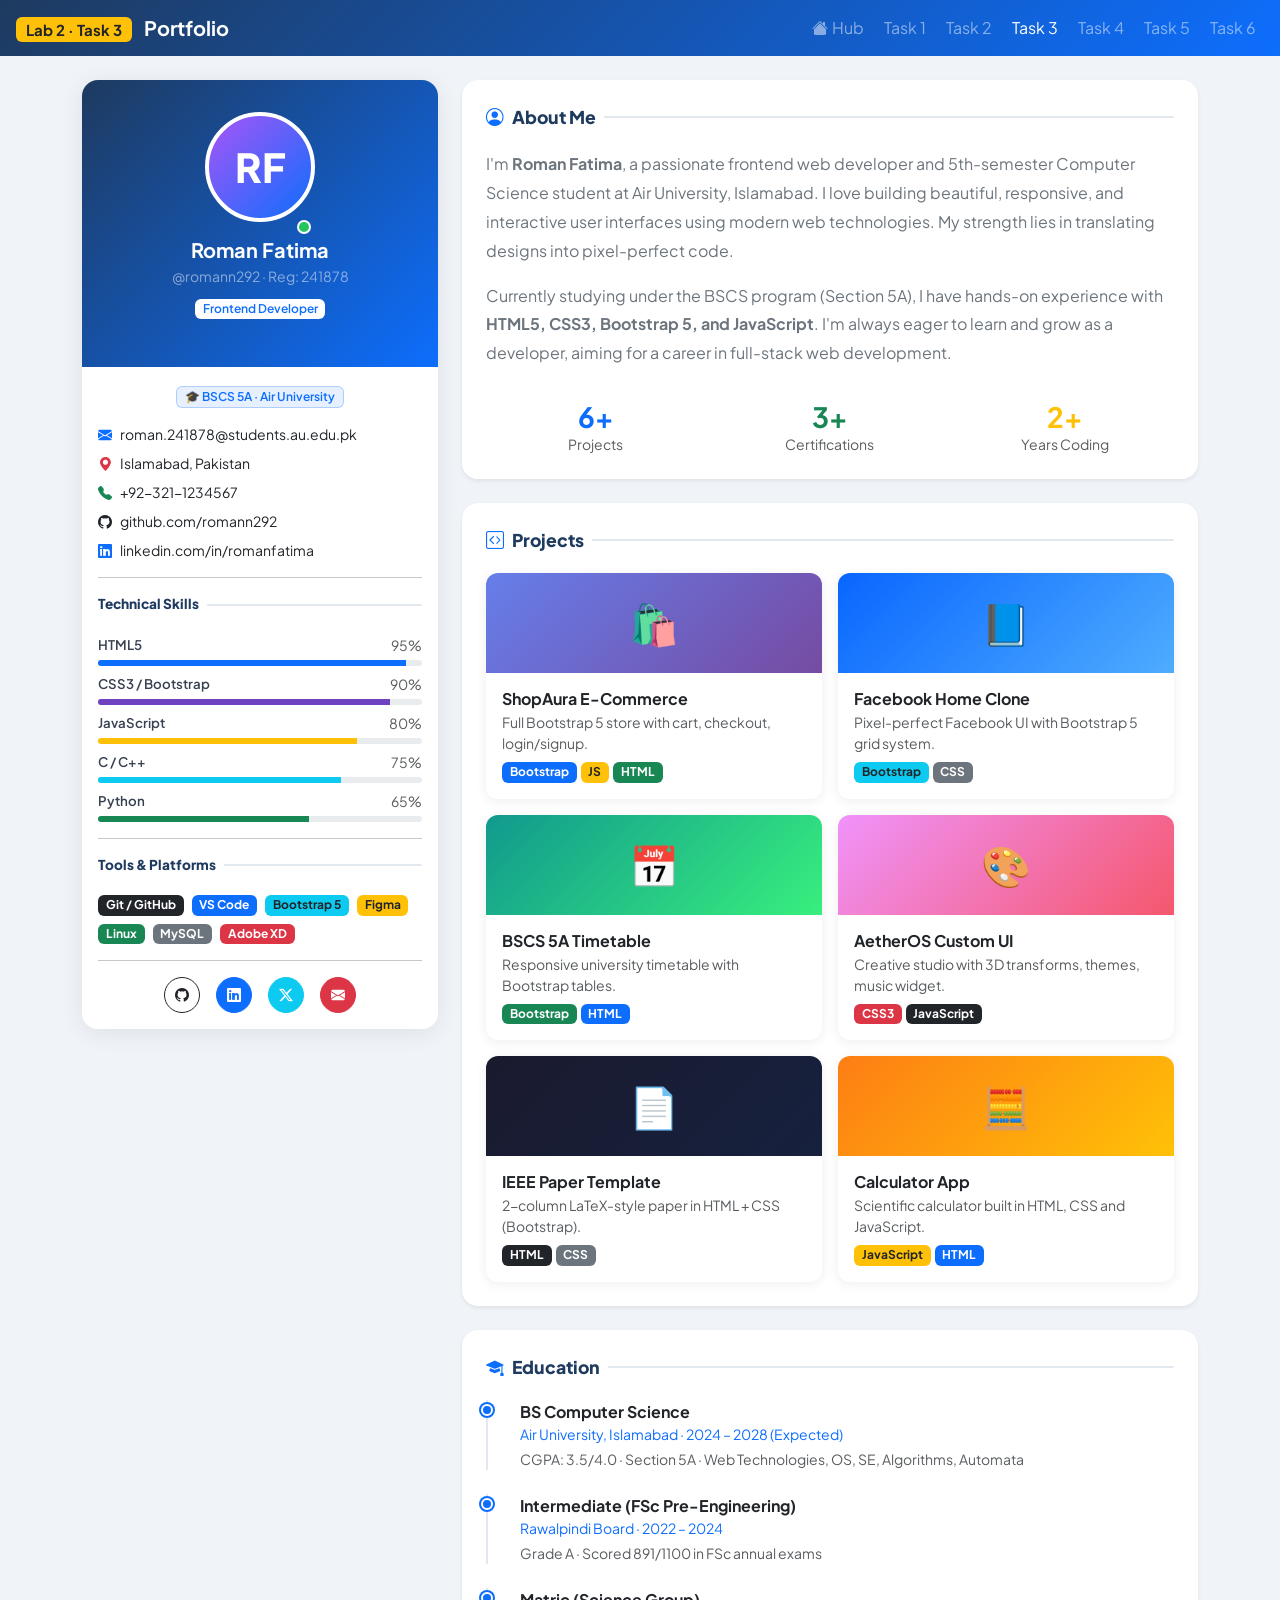
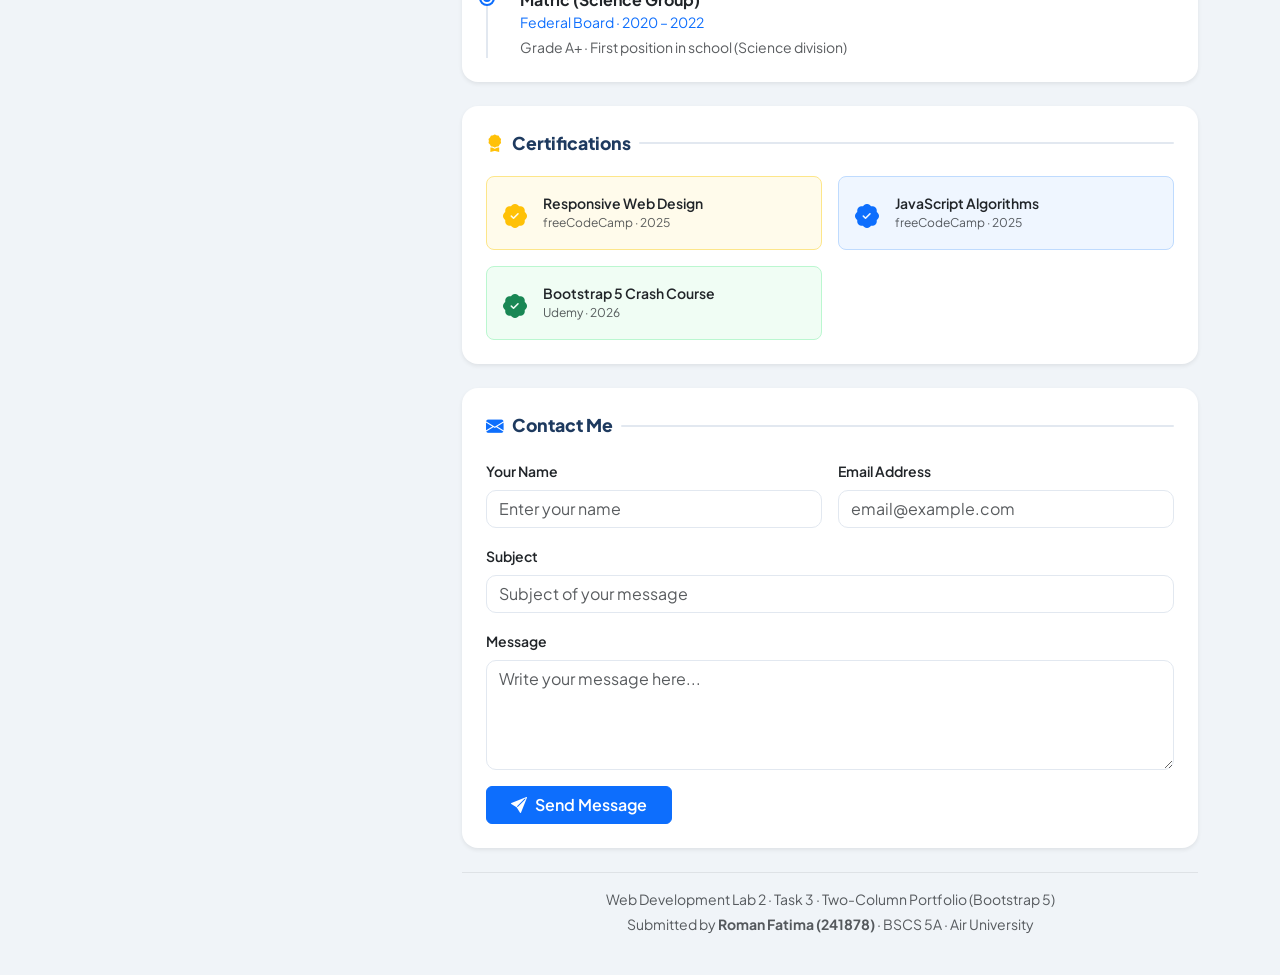
<file: full stack lab/Lab 2/task3-portfolio/index.html>
<!DOCTYPE html>
<html lang="en">
<head>
  <meta charset="UTF-8">
  <meta name="viewport" content="width=device-width, initial-scale=1.0">
  <title>Roman Fatima | 2-Column Portfolio</title>
  <meta name="description" content="2-Column Developer Portfolio of Roman Fatima, BSCS 5A, Air University. Built with Bootstrap 5.">
  <link rel="preconnect" href="https://fonts.googleapis.com">
  <link href="https://fonts.googleapis.com/css2?family=Plus+Jakarta+Sans:wght@400;500;600;700;800&display=swap" rel="stylesheet">
  <!-- Bootstrap 5 -->
  <link href="https://cdn.jsdelivr.net/npm/bootstrap@5.3.3/dist/css/bootstrap.min.css" rel="stylesheet">
  <link href="https://cdn.jsdelivr.net/npm/bootstrap-icons@1.11.3/font/bootstrap-icons.css" rel="stylesheet">
  <style>
    body { font-family: 'Plus Jakarta Sans', sans-serif; background: #f0f4f8; }

    /* Lab Nav */
    .lab-navbar { background: linear-gradient(135deg, #1e3a5f, #0d6efd); }

    /* Left Sidebar Card */
    .sidebar-card {
      background: #fff;
      border-radius: 16px;
      box-shadow: 0 4px 24px rgba(0,0,0,0.08);
      overflow: hidden;
      position: sticky; top: 80px;
    }
    .sidebar-header {
      background: linear-gradient(135deg, #1e3a5f 0%, #0d6efd 100%);
      padding: 2rem 1.5rem 3rem;
      text-align: center;
      position: relative;
    }
    .profile-photo {
      width: 110px; height: 110px; border-radius: 50%;
      border: 4px solid #fff;
      object-fit: cover;
      margin-bottom: 1rem;
      background: linear-gradient(135deg,#a855f7,#0d6efd);
      display: flex; align-items: center; justify-content: center;
      font-size: 2.5rem; font-weight: 800; color: #fff;
    }
    .online-badge {
      width: 14px; height: 14px; background: #22c55e;
      border: 2px solid #fff; border-radius: 50%;
      position: absolute; bottom: 4px; right: 4px;
    }

    /* Skills Progress */
    .skill-label { font-size: .83rem; font-weight: 600; color: #374151; }
    .progress { height: 6px; border-radius: 10px; }

    /* Section Title */
    .section-title {
      font-size: 1.1rem; font-weight: 800; margin-bottom: 1.25rem;
      display: flex; align-items: center; gap: .5rem;
      color: #1e3a5f;
    }
    .section-title::after { content: ''; flex: 1; height: 2px; background: #e2e8f0; border-radius: 2px; }

    /* Project Cards */
    .project-card {
      border-radius: 12px; overflow: hidden;
      box-shadow: 0 2px 12px rgba(0,0,0,0.07);
      transition: transform .25s, box-shadow .25s;
      background: #fff;
    }
    .project-card:hover { transform: translateY(-4px); box-shadow: 0 8px 28px rgba(0,0,0,0.13); }
    .project-banner {
      height: 100px;
      display: flex; align-items: center; justify-content: center;
      font-size: 2.5rem;
    }

    /* Timeline */
    .timeline-item { position: relative; padding-left: 2rem; border-left: 2px solid #e2e8f0; }
    .timeline-item::before {
      content: '';
      width: 12px; height: 12px; border-radius: 50%;
      background: #0d6efd; border: 2px solid #fff;
      box-shadow: 0 0 0 2px #0d6efd;
      position: absolute; left: -7px; top: 4px;
    }

    /* Contact Form */
    .contact-form .form-control { border-radius: 10px; border: 1.5px solid #e2e8f0; }
    .contact-form .form-control:focus { border-color: #0d6efd; box-shadow: 0 0 0 3px rgba(13,110,253,.15); }
  </style>
</head>
<body>

  <!-- Navbar -->
  <nav class="navbar navbar-expand-lg lab-navbar sticky-top">
    <div class="container-fluid px-3">
      <span class="navbar-brand text-white fw-bold">
        <span class="badge bg-warning text-dark me-2">Lab 2 · Task 3</span>
        Portfolio
      </span>
      <button class="navbar-toggler border-light" type="button" data-bs-toggle="collapse" data-bs-target="#navLinks">
        <span class="navbar-toggler-icon"></span>
      </button>
      <div class="collapse navbar-collapse" id="navLinks">
        <div class="navbar-nav ms-auto gap-1">
          <a class="nav-link text-white-50" href="../index.html"><i class="bi bi-house-fill me-1"></i>Hub</a>
          <a class="nav-link text-white-50" href="../task1-timetable/index.html">Task 1</a>
          <a class="nav-link text-white-50" href="../task2-facebook/index.html">Task 2</a>
          <a class="nav-link text-white active" href="index.html">Task 3</a>
          <a class="nav-link text-white-50" href="../task4-custom-ui/index.html">Task 4</a>
          <a class="nav-link text-white-50" href="../task5-ieee-paper/index.html">Task 5</a>
          <a class="nav-link text-white-50" href="../task6-ecommerce/index.html">Task 6</a>
        </div>
      </div>
    </div>
  </nav>

  <div class="container-xl py-4">
    <div class="row g-4">

      <!-- ============================================================
           LEFT COLUMN — Sticky Profile Sidebar
           ============================================================ -->
      <div class="col-lg-4">
        <div class="sidebar-card">

          <!-- Header -->
          <div class="sidebar-header">
            <div class="position-relative d-inline-block">
              <div class="profile-photo mx-auto">RF</div>
              <span class="online-badge"></span>
            </div>
            <h1 class="h5 fw-bold text-white mb-1">Roman Fatima</h1>
            <div class="text-white-50 small mb-2">@romann292 · Reg: 241878</div>
            <span class="badge bg-white text-primary fw-semibold">Frontend Developer</span>
          </div>

          <div class="p-3">
            <!-- Dept Badge -->
            <div class="text-center mb-3">
              <span class="badge bg-primary bg-opacity-10 text-primary border border-primary border-opacity-25 fw-semibold">
                🎓 BSCS 5A · Air University
              </span>
            </div>

            <!-- Contact Info -->
            <div class="mb-3">
              <div class="d-flex align-items-center gap-2 mb-2 small">
                <i class="bi bi-envelope-fill text-primary"></i>
                <span>roman.241878@students.au.edu.pk</span>
              </div>
              <div class="d-flex align-items-center gap-2 mb-2 small">
                <i class="bi bi-geo-alt-fill text-danger"></i>
                <span>Islamabad, Pakistan</span>
              </div>
              <div class="d-flex align-items-center gap-2 mb-2 small">
                <i class="bi bi-telephone-fill text-success"></i>
                <span>+92-321-1234567</span>
              </div>
              <div class="d-flex align-items-center gap-2 mb-2 small">
                <i class="bi bi-github text-dark"></i>
                <span>github.com/romann292</span>
              </div>
              <div class="d-flex align-items-center gap-2 small">
                <i class="bi bi-linkedin text-primary"></i>
                <span>linkedin.com/in/romanfatima</span>
              </div>
            </div>
            <hr>

            <!-- Skills -->
            <div class="mb-3">
              <div class="section-title" style="font-size:.85rem">Technical Skills</div>
              <div class="mb-2">
                <div class="d-flex justify-content-between mb-1"><span class="skill-label">HTML5</span><span class="small text-muted">95%</span></div>
                <div class="progress"><div class="progress-bar bg-primary" style="width:95%"></div></div>
              </div>
              <div class="mb-2">
                <div class="d-flex justify-content-between mb-1"><span class="skill-label">CSS3 / Bootstrap</span><span class="small text-muted">90%</span></div>
                <div class="progress"><div class="progress-bar" style="width:90%; background:#6f42c1"></div></div>
              </div>
              <div class="mb-2">
                <div class="d-flex justify-content-between mb-1"><span class="skill-label">JavaScript</span><span class="small text-muted">80%</span></div>
                <div class="progress"><div class="progress-bar bg-warning" style="width:80%"></div></div>
              </div>
              <div class="mb-2">
                <div class="d-flex justify-content-between mb-1"><span class="skill-label">C / C++</span><span class="small text-muted">75%</span></div>
                <div class="progress"><div class="progress-bar bg-info" style="width:75%"></div></div>
              </div>
              <div class="mb-2">
                <div class="d-flex justify-content-between mb-1"><span class="skill-label">Python</span><span class="small text-muted">65%</span></div>
                <div class="progress"><div class="progress-bar bg-success" style="width:65%"></div></div>
              </div>
            </div>
            <hr>

            <!-- Tools -->
            <div class="mb-3">
              <div class="section-title" style="font-size:.85rem">Tools &amp; Platforms</div>
              <div class="d-flex flex-wrap gap-2">
                <span class="badge bg-dark">Git / GitHub</span>
                <span class="badge bg-primary">VS Code</span>
                <span class="badge bg-info text-dark">Bootstrap 5</span>
                <span class="badge bg-warning text-dark">Figma</span>
                <span class="badge bg-success">Linux</span>
                <span class="badge bg-secondary">MySQL</span>
                <span class="badge bg-danger">Adobe XD</span>
              </div>
            </div>
            <hr>

            <!-- Social Links -->
            <div class="d-flex justify-content-center gap-3">
              <a href="#" class="btn btn-sm btn-outline-dark rounded-circle" style="width:36px;height:36px;padding:0;display:flex;align-items:center;justify-content:center"><i class="bi bi-github"></i></a>
              <a href="#" class="btn btn-sm btn-primary rounded-circle" style="width:36px;height:36px;padding:0;display:flex;align-items:center;justify-content:center"><i class="bi bi-linkedin"></i></a>
              <a href="#" class="btn btn-sm btn-info rounded-circle text-white" style="width:36px;height:36px;padding:0;display:flex;align-items:center;justify-content:center"><i class="bi bi-twitter-x"></i></a>
              <a href="#" class="btn btn-sm btn-danger rounded-circle" style="width:36px;height:36px;padding:0;display:flex;align-items:center;justify-content:center"><i class="bi bi-envelope-fill"></i></a>
            </div>
          </div>
        </div>
      </div>

      <!-- ============================================================
           RIGHT COLUMN — Main Portfolio Content
           ============================================================ -->
      <div class="col-lg-8">

        <!-- About Section -->
        <div class="bg-white rounded-4 shadow-sm p-4 mb-4">
          <div class="section-title"><i class="bi bi-person-circle text-primary"></i>About Me</div>
          <p class="text-secondary" style="line-height:1.8">
            I'm <strong>Roman Fatima</strong>, a passionate frontend web developer and 5th-semester Computer Science student at Air University, Islamabad. I love building beautiful, responsive, and interactive user interfaces using modern web technologies. My strength lies in translating designs into pixel-perfect code.
          </p>
          <p class="text-secondary" style="line-height:1.8">
            Currently studying under the BSCS program (Section 5A), I have hands-on experience with <strong>HTML5, CSS3, Bootstrap 5, and JavaScript</strong>. I'm always eager to learn and grow as a developer, aiming for a career in full-stack web development.
          </p>
          <div class="row g-3 mt-2">
            <div class="col-4 text-center">
              <div class="h3 fw-bold text-primary mb-0">6+</div>
              <div class="small text-muted">Projects</div>
            </div>
            <div class="col-4 text-center">
              <div class="h3 fw-bold text-success mb-0">3+</div>
              <div class="small text-muted">Certifications</div>
            </div>
            <div class="col-4 text-center">
              <div class="h3 fw-bold text-warning mb-0">2+</div>
              <div class="small text-muted">Years Coding</div>
            </div>
          </div>
        </div>

        <!-- Projects -->
        <div class="bg-white rounded-4 shadow-sm p-4 mb-4">
          <div class="section-title"><i class="bi bi-code-square text-primary"></i>Projects</div>
          <div class="row g-3">
            <div class="col-sm-6">
              <div class="project-card">
                <div class="project-banner" style="background:linear-gradient(135deg,#667eea,#764ba2)">🛍️</div>
                <div class="p-3">
                  <h6 class="fw-bold mb-1">ShopAura E-Commerce</h6>
                  <p class="text-muted small mb-2">Full Bootstrap 5 store with cart, checkout, login/signup.</p>
                  <div class="d-flex gap-1 flex-wrap">
                    <span class="badge bg-primary">Bootstrap</span>
                    <span class="badge bg-warning text-dark">JS</span>
                    <span class="badge bg-success">HTML</span>
                  </div>
                </div>
              </div>
            </div>
            <div class="col-sm-6">
              <div class="project-card">
                <div class="project-banner" style="background:linear-gradient(135deg,#0866ff,#4facfe)">📘</div>
                <div class="p-3">
                  <h6 class="fw-bold mb-1">Facebook Home Clone</h6>
                  <p class="text-muted small mb-2">Pixel-perfect Facebook UI with Bootstrap 5 grid system.</p>
                  <div class="d-flex gap-1 flex-wrap">
                    <span class="badge bg-info text-dark">Bootstrap</span>
                    <span class="badge bg-secondary">CSS</span>
                  </div>
                </div>
              </div>
            </div>
            <div class="col-sm-6">
              <div class="project-card">
                <div class="project-banner" style="background:linear-gradient(135deg,#11998e,#38ef7d)">📅</div>
                <div class="p-3">
                  <h6 class="fw-bold mb-1">BSCS 5A Timetable</h6>
                  <p class="text-muted small mb-2">Responsive university timetable with Bootstrap tables.</p>
                  <div class="d-flex gap-1 flex-wrap">
                    <span class="badge bg-success">Bootstrap</span>
                    <span class="badge bg-primary">HTML</span>
                  </div>
                </div>
              </div>
            </div>
            <div class="col-sm-6">
              <div class="project-card">
                <div class="project-banner" style="background:linear-gradient(135deg,#f093fb,#f5576c)">🎨</div>
                <div class="p-3">
                  <h6 class="fw-bold mb-1">AetherOS Custom UI</h6>
                  <p class="text-muted small mb-2">Creative studio with 3D transforms, themes, music widget.</p>
                  <div class="d-flex gap-1 flex-wrap">
                    <span class="badge bg-danger">CSS3</span>
                    <span class="badge bg-dark">JavaScript</span>
                  </div>
                </div>
              </div>
            </div>
            <div class="col-sm-6">
              <div class="project-card">
                <div class="project-banner" style="background:linear-gradient(135deg,#1a1a2e,#16213e)">📄</div>
                <div class="p-3">
                  <h6 class="fw-bold mb-1">IEEE Paper Template</h6>
                  <p class="text-muted small mb-2">2-column LaTeX-style paper in HTML + CSS (Bootstrap).</p>
                  <div class="d-flex gap-1 flex-wrap">
                    <span class="badge bg-dark">HTML</span>
                    <span class="badge bg-secondary">CSS</span>
                  </div>
                </div>
              </div>
            </div>
            <div class="col-sm-6">
              <div class="project-card">
                <div class="project-banner" style="background:linear-gradient(135deg,#fd7e14,#ffc107)">🧮</div>
                <div class="p-3">
                  <h6 class="fw-bold mb-1">Calculator App</h6>
                  <p class="text-muted small mb-2">Scientific calculator built in HTML, CSS and JavaScript.</p>
                  <div class="d-flex gap-1 flex-wrap">
                    <span class="badge bg-warning text-dark">JavaScript</span>
                    <span class="badge bg-primary">HTML</span>
                  </div>
                </div>
              </div>
            </div>
          </div>
        </div>

        <!-- Education Timeline -->
        <div class="bg-white rounded-4 shadow-sm p-4 mb-4">
          <div class="section-title"><i class="bi bi-mortarboard-fill text-primary"></i>Education</div>
          <div class="d-flex flex-column gap-4">
            <div class="timeline-item">
              <div class="fw-bold">BS Computer Science</div>
              <div class="text-primary small">Air University, Islamabad · 2024 – 2028 (Expected)</div>
              <p class="text-muted small mt-1 mb-0">CGPA: 3.5/4.0 · Section 5A · Web Technologies, OS, SE, Algorithms, Automata</p>
            </div>
            <div class="timeline-item">
              <div class="fw-bold">Intermediate (FSc Pre-Engineering)</div>
              <div class="text-primary small">Rawalpindi Board · 2022 – 2024</div>
              <p class="text-muted small mt-1 mb-0">Grade A · Scored 891/1100 in FSc annual exams</p>
            </div>
            <div class="timeline-item">
              <div class="fw-bold">Matric (Science Group)</div>
              <div class="text-primary small">Federal Board · 2020 – 2022</div>
              <p class="text-muted small mt-1 mb-0">Grade A+ · First position in school (Science division)</p>
            </div>
          </div>
        </div>

        <!-- Certifications -->
        <div class="bg-white rounded-4 shadow-sm p-4 mb-4">
          <div class="section-title"><i class="bi bi-award-fill text-warning"></i>Certifications</div>
          <div class="row g-3">
            <div class="col-sm-6">
              <div class="d-flex align-items-start gap-3 p-3 rounded-3" style="background:#fffbeb; border:1px solid #fde68a">
                <i class="bi bi-patch-check-fill text-warning fs-4 mt-1"></i>
                <div>
                  <div class="fw-semibold small">Responsive Web Design</div>
                  <div class="text-muted" style="font-size:.75rem">freeCodeCamp · 2025</div>
                </div>
              </div>
            </div>
            <div class="col-sm-6">
              <div class="d-flex align-items-start gap-3 p-3 rounded-3" style="background:#eff6ff; border:1px solid #bfdbfe">
                <i class="bi bi-patch-check-fill text-primary fs-4 mt-1"></i>
                <div>
                  <div class="fw-semibold small">JavaScript Algorithms</div>
                  <div class="text-muted" style="font-size:.75rem">freeCodeCamp · 2025</div>
                </div>
              </div>
            </div>
            <div class="col-sm-6">
              <div class="d-flex align-items-start gap-3 p-3 rounded-3" style="background:#f0fdf4; border:1px solid #bbf7d0">
                <i class="bi bi-patch-check-fill text-success fs-4 mt-1"></i>
                <div>
                  <div class="fw-semibold small">Bootstrap 5 Crash Course</div>
                  <div class="text-muted" style="font-size:.75rem">Udemy · 2026</div>
                </div>
              </div>
            </div>
          </div>
        </div>

        <!-- Contact Form -->
        <div class="bg-white rounded-4 shadow-sm p-4 mb-4 contact-form">
          <div class="section-title"><i class="bi bi-envelope-fill text-primary"></i>Contact Me</div>
          <form>
            <div class="row g-3">
              <div class="col-sm-6">
                <label class="form-label fw-semibold small">Your Name</label>
                <input type="text" class="form-control" placeholder="Enter your name">
              </div>
              <div class="col-sm-6">
                <label class="form-label fw-semibold small">Email Address</label>
                <input type="email" class="form-control" placeholder="email@example.com">
              </div>
              <div class="col-12">
                <label class="form-label fw-semibold small">Subject</label>
                <input type="text" class="form-control" placeholder="Subject of your message">
              </div>
              <div class="col-12">
                <label class="form-label fw-semibold small">Message</label>
                <textarea class="form-control" rows="4" placeholder="Write your message here..."></textarea>
              </div>
              <div class="col-12">
                <button type="submit" class="btn btn-primary px-4 fw-semibold">
                  <i class="bi bi-send-fill me-2"></i>Send Message
                </button>
              </div>
            </div>
          </form>
        </div>

        <!-- Footer -->
        <footer class="text-center text-muted py-3 border-top small">
          <p class="mb-1">Web Development Lab 2 · Task 3 · Two-Column Portfolio (Bootstrap 5)</p>
          <p class="mb-0">Submitted by <strong>Roman Fatima (241878)</strong> · BSCS 5A · Air University</p>
        </footer>

      </div>
    </div>
  </div>

  <script src="https://cdn.jsdelivr.net/npm/bootstrap@5.3.3/dist/js/bootstrap.bundle.min.js"></script>
  <script>
    // Animate progress bars on page load
    window.addEventListener('load', () => {
      document.querySelectorAll('.progress-bar').forEach(bar => {
        const w = bar.style.width;
        bar.style.width = '0';
        setTimeout(() => { bar.style.transition = 'width 1s ease'; bar.style.width = w; }, 300);
      });
    });
  </script>
</body>
</html>
</file>
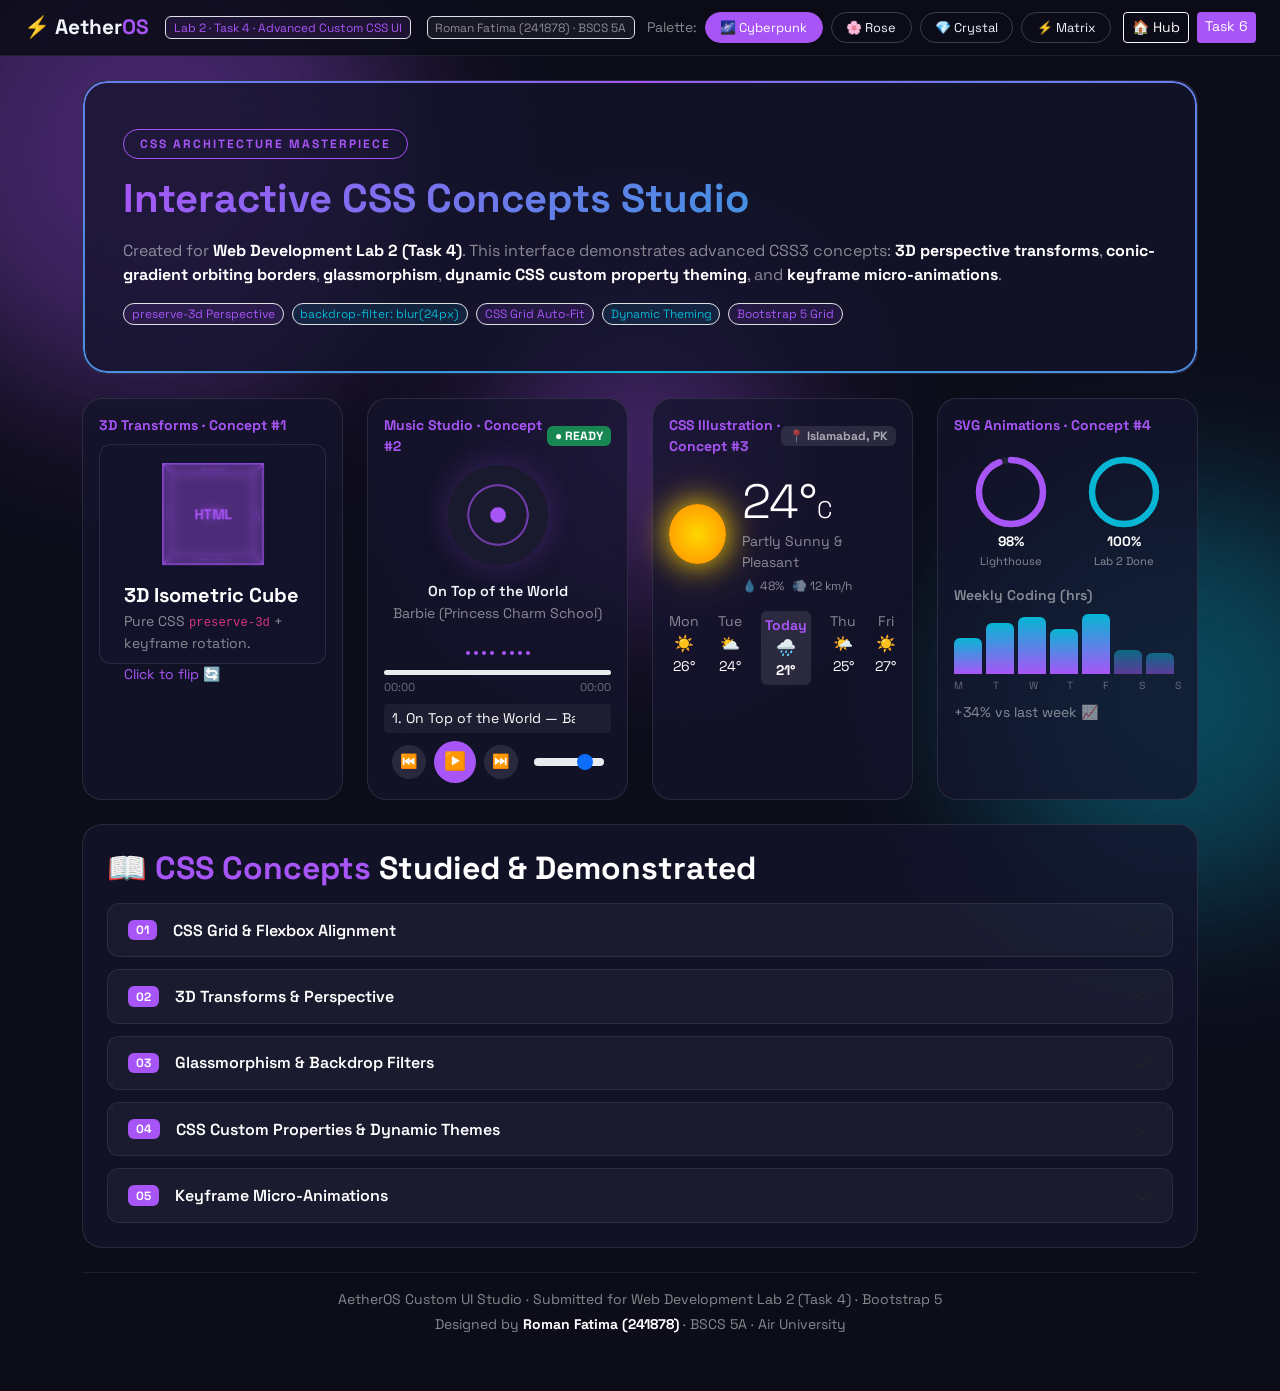
<file: full stack lab/Lab 2/task4-custom-ui/index.html>
<!DOCTYPE html>
<html lang="en" data-theme="cyberpunk">
<head>
  <meta charset="UTF-8">
  <meta name="viewport" content="width=device-width, initial-scale=1.0">
  <title>AetherOS | Advanced Custom CSS UI Showcase</title>
  <meta name="description" content="AetherOS — Advanced CSS Concept UI Showcase with Bootstrap 5 for Web Dev Lab 2, Task 4.">
  <link rel="preconnect" href="https://fonts.googleapis.com">
  <link href="https://fonts.googleapis.com/css2?family=Space+Grotesk:wght@400;500;600;700&family=JetBrains+Mono:wght@400;600&display=swap" rel="stylesheet">
  <!-- Bootstrap 5 -->
  <link href="https://cdn.jsdelivr.net/npm/bootstrap@5.3.3/dist/css/bootstrap.min.css" rel="stylesheet">
  <link href="https://cdn.jsdelivr.net/npm/bootstrap-icons@1.11.3/font/bootstrap-icons.css" rel="stylesheet">
  <style>
    /* ═══════ THEME VARIABLES ═══════ */
    :root {
      --bg-dark: #0d0d1a; --bg-card: rgba(20,20,45,.75);
      --accent: #a855f7; --accent2: #06b6d4;
      --text: #f1f5f9; --text-muted: rgba(241,245,249,.5);
      --glow: rgba(168,85,247,.25);
    }
    [data-theme="rosegold"] { --accent: #f472b6; --accent2: #fb923c; --bg-dark: #1a0d12; --glow: rgba(244,114,182,.25); }
    [data-theme="crystal"]  { --accent: #06b6d4; --accent2: #22c55e; --bg-dark: #0a1628; --glow: rgba(6,182,212,.25); }
    [data-theme="matrix"]   { --accent: #22c55e; --accent2: #84cc16; --bg-dark: #051205; --glow: rgba(34,197,94,.25); }

    /* ═══════ BASE ═══════ */
    *, *::before, *::after { margin:0; padding:0; box-sizing:border-box; }
    body { font-family: 'Space Grotesk', sans-serif; background: var(--bg-dark); color: var(--text); min-height: 100vh; transition: background .5s; }

    /* ═══════ ANIMATED ORB BG ═══════ */
    .glow-orb { position: fixed; border-radius: 50%; filter: blur(80px); opacity: .35; pointer-events: none; z-index: 0; animation: floatOrb 8s ease-in-out infinite; }
    .orb-1 { width: 500px; height: 500px; background: var(--accent); top: -100px; left: -100px; animation-delay: 0s; }
    .orb-2 { width: 400px; height: 400px; background: var(--accent2); bottom: 0; right: -100px; animation-delay: -4s; }
    .orb-3 { width: 300px; height: 300px; background: var(--accent); top: 50%; left: 50%; transform: translate(-50%,-50%); animation-delay: -2s; }
    @keyframes floatOrb { 0%,100%{transform:translateY(0)} 50%{transform:translateY(-30px)} }

    /* ═══════ HEADER ═══════ */
    .os-header {
      position: sticky; top: 0; z-index: 100;
      background: rgba(13,13,26,.9); backdrop-filter: blur(20px);
      border-bottom: 1px solid rgba(255,255,255,.08);
      padding: .75rem 1.5rem;
    }
    .os-logo-text { font-size: 1.3rem; font-weight: 800; }
    .os-logo-text span { color: var(--accent); }

    /* ═══════ GLASS CARD ═══════ */
    .glass-card {
      background: var(--bg-card);
      backdrop-filter: blur(24px);
      border: 1px solid rgba(255,255,255,.1);
      border-radius: 20px;
      transition: transform .3s, box-shadow .3s, border-color .3s;
    }
    .glass-card:hover { transform: translateY(-4px); box-shadow: 0 12px 40px var(--glow); border-color: var(--accent); }

    /* ═══════ HERO BANNER ═══════ */
    .hero-banner {
      position: relative; overflow: hidden;
      background: var(--bg-card);
      backdrop-filter: blur(24px);
      border: 1px solid rgba(255,255,255,.1);
      border-radius: 24px; padding: 3rem 2.5rem;
    }
    .hero-banner::before {
      content: ''; position: absolute; inset: 0;
      background: conic-gradient(from 0deg, var(--accent), var(--accent2), var(--accent));
      border-radius: 24px; padding: 2px; -webkit-mask: linear-gradient(#fff 0 0) content-box, linear-gradient(#fff 0 0);
      -webkit-mask-composite: xor; mask-composite: exclude;
      animation: rotateBorder 4s linear infinite;
    }
    @keyframes rotateBorder { to { filter: hue-rotate(360deg); } }
    .hero-tag {
      display: inline-block; padding: .3rem 1rem;
      border: 1px solid var(--accent); color: var(--accent);
      border-radius: 50px; font-size: .75rem; font-weight: 700;
      text-transform: uppercase; letter-spacing: 2px; margin-bottom: 1rem;
    }

    /* ═══════ 3D CUBE ═══════ */
    .cube-scene { perspective: 400px; width: 90px; height: 90px; margin: 0 auto 1.5rem; }
    .cube { width: 90px; height: 90px; position: relative; transform-style: preserve-3d; animation: spinCube 10s linear infinite; }
    @keyframes spinCube { to { transform: rotateX(360deg) rotateY(360deg); } }
    .cube-face {
      position: absolute; width: 90px; height: 90px;
      background: rgba(168,85,247,.2); border: 1px solid var(--accent);
      display: flex; align-items: center; justify-content: center;
      font-size: .8rem; font-weight: 700; color: var(--accent);
      backdrop-filter: blur(4px);
    }
    .cube-face.front  { transform: translateZ(45px); }
    .cube-face.back   { transform: rotateY(180deg) translateZ(45px); }
    .cube-face.left   { transform: rotateY(-90deg) translateZ(45px); }
    .cube-face.right  { transform: rotateY(90deg) translateZ(45px); }
    .cube-face.top    { transform: rotateX(90deg) translateZ(45px); }
    .cube-face.bottom { transform: rotateX(-90deg) translateZ(45px); }

    /* ═══════ MUSIC WIDGET ═══════ */
    .vinyl {
      width: 100px; height: 100px; border-radius: 50%;
      background: radial-gradient(circle at 50% 50%, var(--accent) 10%, #1a1a2e 12%, #1a1a2e 40%, rgba(168,85,247,.6) 41%, rgba(168,85,247,.6) 43%, #1a1a2e 44%);
      margin: 0 auto 1rem;
      box-shadow: 0 0 30px var(--glow);
      transition: all .3s;
    }
    .vinyl.spinning { animation: spinVinyl 2s linear infinite; }
    @keyframes spinVinyl { to { transform: rotate(360deg); } }

    /* ═══════ SPECTRUM BARS ═══════ */
    .bar { display: inline-block; width: 4px; border-radius: 3px; background: var(--accent); margin: 0 2px; }
    .spectrum-bars.playing .bar { animation: eq 0.8s ease-in-out infinite alternate; }
    .bar:nth-child(1){animation-delay:.0s;} .bar:nth-child(2){animation-delay:.1s;} .bar:nth-child(3){animation-delay:.2s;}
    .bar:nth-child(4){animation-delay:.3s;} .bar:nth-child(5){animation-delay:.4s;} .bar:nth-child(6){animation-delay:.5s;}
    .bar:nth-child(7){animation-delay:.6s;} .bar:nth-child(8){animation-delay:.7s;}
    @keyframes eq { from{height:4px} to{height:28px} }
    .spectrum-bars .bar { height: 4px; }

    /* ═══════ GAUGE ═══════ */
    .gauge-track { fill: none; stroke: rgba(255,255,255,.08); stroke-width: 8; }
    .gauge-arc { fill: none; stroke-width: 8; stroke-linecap: round; stroke-dasharray: 251; stroke-dashoffset: 251; transition: stroke-dashoffset 1.5s ease; transform: rotate(-90deg); transform-origin: 50% 50%; }

    /* ═══════ CHART BARS ═══════ */
    .chart-bar { background: linear-gradient(to top, var(--accent), var(--accent2)); border-radius: 6px 6px 0 0; width: 28px; transition: height 1.5s ease; }

    /* ═══════ WEATHER WIDGET ═══════ */
    .sun { width: 60px; height: 60px; border-radius: 50%; background: radial-gradient(circle, #ffd700, #ff8c00); box-shadow: 0 0 30px #ffd700, 0 0 60px rgba(255,165,0,.3); animation: pulse 2s ease-in-out infinite; }
    @keyframes pulse { 0%,100%{box-shadow:0 0 30px #ffd700} 50%{box-shadow:0 0 50px #ffd700,0 0 80px rgba(255,165,0,.4)} }

    /* ═══════ THEME PILLS ═══════ */
    .theme-pill { border: 1px solid rgba(255,255,255,.2); background: transparent; color: var(--text); border-radius: 50px; padding: .3rem .9rem; font-size: .8rem; cursor: pointer; transition: all .2s; }
    .theme-pill.active, .theme-pill:hover { background: var(--accent); border-color: var(--accent); color: #fff; }

    /* ═══════ ACCORDION ═══════ */
    .acc-item { border: 1px solid rgba(255,255,255,.1); border-radius: 12px; overflow: hidden; }
    .acc-item + .acc-item { margin-top: .75rem; }

    /* ═══════ CODE BLOCK ═══════ */
    pre code { font-family: 'JetBrains Mono', monospace; font-size: .78rem; color: var(--accent2); background: transparent; }

    /* ═══════ FLIP CARD ═══════ */
    .flip-scene { perspective: 1000px; }
    .flip-inner { position: relative; width: 100%; height: 220px; transform-style: preserve-3d; transition: transform .8s; }
    .flip-scene.flipped .flip-inner { transform: rotateY(180deg); }
    .flip-face { position: absolute; inset: 0; backface-visibility: hidden; border-radius: 12px; padding: 1.5rem; background: var(--bg-card); border: 1px solid rgba(255,255,255,.1); }
    .flip-back { transform: rotateY(180deg); }

    /* Utility */
    .text-accent { color: var(--accent) !important; }
    .border-accent { border-color: var(--accent) !important; }
    .btn-accent { background: var(--accent); border: none; color: #fff; }
    .btn-accent:hover { opacity: .85; color: #fff; }

    /* volume range */
    input[type=range] { accent-color: var(--accent); }

    @media (max-width:767px) { .glow-orb { display:none; } }
  </style>
</head>
<body>
  <!-- Ambient Orbs -->
  <div class="glow-orb orb-1"></div>
  <div class="glow-orb orb-2"></div>
  <div class="glow-orb orb-3"></div>

  <!-- Header -->
  <header class="os-header">
    <div class="d-flex align-items-center justify-content-between flex-wrap gap-2">
      <div class="d-flex align-items-center gap-3 flex-wrap">
        <div class="os-logo-text">⚡ Aether<span>OS</span></div>
        <span class="badge border border-opacity-25 fw-normal" style="border-color:var(--accent); color:var(--accent); background:rgba(168,85,247,.1)">Lab 2 · Task 4 · Advanced Custom CSS UI</span>
        <span class="badge border border-opacity-25 fw-normal text-white-50" style="background:rgba(255,255,255,.05)">Roman Fatima (241878) · BSCS 5A</span>
      </div>
      <!-- Theme Switcher -->
      <div class="d-flex align-items-center gap-2 flex-wrap">
        <span class="text-white-50 small">Palette:</span>
        <button class="theme-pill active" onclick="setTheme('cyberpunk',this)">🌌 Cyberpunk</button>
        <button class="theme-pill" onclick="setTheme('rosegold',this)">🌸 Rose</button>
        <button class="theme-pill" onclick="setTheme('crystal',this)">💎 Crystal</button>
        <button class="theme-pill" onclick="setTheme('matrix',this)">⚡ Matrix</button>
      </div>
      <!-- Nav -->
      <div class="d-none d-md-flex gap-2">
        <a href="../index.html" class="btn btn-outline-light btn-sm">🏠 Hub</a>
        <a href="../task6-ecommerce/index.html" class="btn btn-sm btn-accent">Task 6</a>
      </div>
    </div>
  </header>

  <div class="container-xl py-4 position-relative" style="z-index:1">

    <!-- Hero Banner -->
    <div class="hero-banner mb-4">
      <div class="hero-tag">CSS Architecture Masterpiece</div>
      <h1 class="display-6 fw-bold mb-3" style="background:linear-gradient(135deg,var(--accent),var(--accent2));-webkit-background-clip:text;-webkit-text-fill-color:transparent">
        Interactive CSS Concepts Studio
      </h1>
      <p class="text-white-50 mb-3">
        Created for <strong class="text-white">Web Development Lab 2 (Task 4)</strong>. This interface demonstrates advanced CSS3 concepts:
        <strong class="text-white">3D perspective transforms</strong>, <strong class="text-white">conic-gradient orbiting borders</strong>,
        <strong class="text-white">glassmorphism</strong>, <strong class="text-white">dynamic CSS custom property theming</strong>,
        and <strong class="text-white">keyframe micro-animations</strong>.
      </p>
      <div class="d-flex flex-wrap gap-2">
        <span class="badge rounded-pill border border-opacity-25 fw-normal" style="border-color:var(--accent);color:var(--accent);background:rgba(168,85,247,.1)">preserve-3d Perspective</span>
        <span class="badge rounded-pill border border-opacity-25 fw-normal" style="border-color:var(--accent2);color:var(--accent2);background:rgba(6,182,212,.1)">backdrop-filter: blur(24px)</span>
        <span class="badge rounded-pill border border-opacity-25 fw-normal" style="border-color:var(--accent);color:var(--accent);background:rgba(168,85,247,.1)">CSS Grid Auto-Fit</span>
        <span class="badge rounded-pill border border-opacity-25 fw-normal" style="border-color:var(--accent2);color:var(--accent2);background:rgba(6,182,212,.1)">Dynamic Theming</span>
        <span class="badge rounded-pill border border-opacity-25 fw-normal" style="border-color:var(--accent);color:var(--accent);background:rgba(168,85,247,.1)">Bootstrap 5 Grid</span>
      </div>
    </div>

    <!-- Widget Grid -->
    <div class="row g-4 mb-4">

      <!-- Widget 1: 3D Flip Card -->
      <div class="col-sm-6 col-xl-3">
        <div class="glass-card p-3 h-100">
          <div class="text-accent small fw-bold mb-2">3D Transforms · Concept #1</div>
          <div class="flip-scene" id="flipScene" onclick="this.classList.toggle('flipped')" title="Click to flip!" style="cursor:pointer">
            <div class="flip-inner">
              <!-- Front -->
              <div class="flip-face">
                <div class="cube-scene">
                  <div class="cube">
                    <div class="cube-face front">HTML</div>
                    <div class="cube-face back">CSS</div>
                    <div class="cube-face left">JS</div>
                    <div class="cube-face right">UI/UX</div>
                    <div class="cube-face top">GRID</div>
                    <div class="cube-face bottom">FLEX</div>
                  </div>
                </div>
                <h5 class="fw-bold mb-1 text-white">3D Isometric Cube</h5>
                <p class="text-white-50 small mb-2">Pure CSS <code>preserve-3d</code> + keyframe rotation.</p>
                <small class="text-accent">Click to flip 🔄</small>
              </div>
              <!-- Back -->
              <div class="flip-face flip-back">
                <div class="text-accent small fw-bold mb-2">CSS Source Code</div>
                <pre><code>.cube {
  transform-style: preserve-3d;
  animation: spin 10s
    linear infinite;
}
.cube-face {
  position: absolute;
  transform: rotateY(90deg)
    translateZ(45px);
}</code></pre>
                <small class="text-accent">Click to return 🔄</small>
              </div>
            </div>
          </div>
        </div>
      </div>

      <!-- Widget 2: Music Studio -->
      <div class="col-sm-6 col-xl-3">
        <div class="glass-card p-3 h-100">
          <div class="d-flex justify-content-between align-items-center mb-2">
            <span class="text-accent small fw-bold">Music Studio · Concept #2</span>
            <span class="badge bg-success" id="audioStatus">● READY</span>
          </div>
          <div class="vinyl" id="vinylDisc" onclick="togglePlay()" title="Click to play/pause" style="cursor:pointer"></div>
          <div class="text-center mb-2">
            <div class="fw-semibold" id="trackTitle" style="font-size:.9rem">On Top of the World</div>
            <div class="text-white-50 small" id="trackArtist">Barbie (Princess Charm School)</div>
          </div>
          <div class="d-flex justify-content-center align-items-end gap-1 mb-2" style="height:30px">
            <div class="spectrum-bars" id="spectrumBars">
              <span class="bar b1"></span><span class="bar b2"></span><span class="bar b3"></span><span class="bar b4"></span>
              <span class="bar b5"></span><span class="bar b6"></span><span class="bar b7"></span><span class="bar b8"></span>
            </div>
          </div>
          <!-- Seek Bar -->
          <div class="progress mb-1" style="height:5px; cursor:pointer" id="seekBar">
            <div class="progress-bar" id="seekFill" style="width:0%; background:var(--accent)"></div>
          </div>
          <div class="d-flex justify-content-between mb-2" style="font-size:.7rem; color:rgba(255,255,255,.4)">
            <span id="curTime">00:00</span><span id="durTime">00:00</span>
          </div>
          <select class="form-select form-select-sm bg-dark text-white border-0 mb-2" id="songSelect" style="background:rgba(255,255,255,.05)!important">
            <option value="0">1. On Top of the World — Barbie</option>
            <option value="1">2. When I Close My Eyes — Tom Odell</option>
            <option value="2">3. Alfaaz — Hamza Malik</option>
            <option value="3">4. Right Now — Akon</option>
            <option value="4">5. Born to Die — Lana Del Rey</option>
            <option value="5">6. Tau Kya Huwa — Asfar Hussain</option>
            <option value="6">7. Intezar — Kavish</option>
          </select>
          <div class="d-flex align-items-center justify-content-center gap-2">
            <button class="btn btn-sm" style="background:rgba(255,255,255,.1);color:#fff;border-radius:50%;width:34px;height:34px;padding:0" onclick="prevSong()">⏮️</button>
            <button class="btn btn-sm" style="background:var(--accent);color:#fff;border-radius:50%;width:42px;height:42px;padding:0;font-size:1.1rem" id="playBtn" onclick="togglePlay()">▶️</button>
            <button class="btn btn-sm" style="background:rgba(255,255,255,.1);color:#fff;border-radius:50%;width:34px;height:34px;padding:0" onclick="nextSong()">⏭️</button>
            <input type="range" class="form-range ms-2" min="0" max="100" value="80" id="volRange" oninput="setVolume(this.value)" style="width:70px; accent-color:var(--accent)">
          </div>
          <audio id="audioEl"></audio>
        </div>
      </div>

      <!-- Widget 3: Weather -->
      <div class="col-sm-6 col-xl-3">
        <div class="glass-card p-3 h-100">
          <div class="d-flex justify-content-between align-items-center mb-3">
            <span class="text-accent small fw-bold">CSS Illustration · Concept #3</span>
            <span class="badge" style="background:rgba(255,255,255,.1); color:rgba(255,255,255,.6)">📍 Islamabad, PK</span>
          </div>
          <div class="d-flex align-items-center gap-3 mb-3">
            <div class="sun"></div>
            <div>
              <div class="display-5 fw-black text-white">24°<span class="fs-4">C</span></div>
              <div class="text-white-50 small">Partly Sunny &amp; Pleasant</div>
              <div class="d-flex gap-2 mt-1" style="font-size:.75rem; color:rgba(255,255,255,.5)">
                <span>💧 48%</span><span>💨 12 km/h</span>
              </div>
            </div>
          </div>
          <div class="d-flex justify-content-between">
            <div class="text-center"><div class="text-white-50 small">Mon</div><div>☀️</div><div class="small text-white">26°</div></div>
            <div class="text-center"><div class="text-white-50 small">Tue</div><div>⛅</div><div class="small text-white">24°</div></div>
            <div class="text-center p-1 rounded-2" style="background:rgba(255,255,255,.1)"><div class="text-accent small fw-bold">Today</div><div>🌧️</div><div class="small text-white fw-bold">21°</div></div>
            <div class="text-center"><div class="text-white-50 small">Thu</div><div>🌤️</div><div class="small text-white">25°</div></div>
            <div class="text-center"><div class="text-white-50 small">Fri</div><div>☀️</div><div class="small text-white">27°</div></div>
          </div>
        </div>
      </div>

      <!-- Widget 4: Analytics -->
      <div class="col-sm-6 col-xl-3">
        <div class="glass-card p-3 h-100">
          <div class="text-accent small fw-bold mb-3">SVG Animations · Concept #4</div>
          <!-- Gauge -->
          <div class="d-flex justify-content-around mb-3">
            <div class="text-center">
              <svg width="80" height="80" viewBox="0 0 100 100">
                <circle class="gauge-track" cx="50" cy="50" r="40"/>
                <circle class="gauge-arc" id="gauge1" cx="50" cy="50" r="40" stroke="#a855f7" stroke-dashoffset="15"/>
              </svg>
              <div class="fw-bold text-white" style="font-size:.85rem">98%</div>
              <div class="text-white-50" style="font-size:.7rem">Lighthouse</div>
            </div>
            <div class="text-center">
              <svg width="80" height="80" viewBox="0 0 100 100">
                <circle class="gauge-track" cx="50" cy="50" r="40"/>
                <circle class="gauge-arc" id="gauge2" cx="50" cy="50" r="40" stroke="#06b6d4" stroke-dashoffset="0"/>
              </svg>
              <div class="fw-bold text-white" style="font-size:.85rem">100%</div>
              <div class="text-white-50" style="font-size:.7rem">Lab 2 Done</div>
            </div>
          </div>
          <!-- Bar Chart -->
          <div class="small fw-semibold text-white-50 mb-2">Weekly Coding (hrs)</div>
          <div class="d-flex align-items-end gap-1" style="height:60px">
            <div class="chart-bar" style="height:60%" title="M:6h"></div>
            <div class="chart-bar" style="height:85%" title="T:8.5h"></div>
            <div class="chart-bar" style="height:95%" title="W:9.5h"></div>
            <div class="chart-bar" style="height:75%" title="T:7.5h"></div>
            <div class="chart-bar" style="height:100%" title="F:10h"></div>
            <div class="chart-bar" style="height:40%; opacity:.5" title="S:4h"></div>
            <div class="chart-bar" style="height:35%; opacity:.5" title="S:3.5h"></div>
          </div>
          <div class="d-flex justify-content-between mt-1" style="font-size:.65rem; color:rgba(255,255,255,.35)">
            <span>M</span><span>T</span><span>W</span><span>T</span><span>F</span><span>S</span><span>S</span>
          </div>
          <div class="mt-2 text-white-50 small">+34% vs last week 📈</div>
        </div>
      </div>

    </div>

    <!-- CSS Concepts Accordion -->
    <div class="glass-card p-4 mb-4">
      <h2 class="fw-bold mb-3 text-white">
        📖 <span style="color:var(--accent)">CSS Concepts</span> Studied &amp; Demonstrated
      </h2>
      <div class="accordion accordion-flush" id="conceptAccordion">
        <div class="accordion-item" style="background:rgba(255,255,255,.04); border:1px solid rgba(255,255,255,.08); border-radius:12px; margin-bottom:.75rem">
          <h2 class="accordion-header">
            <button class="accordion-button collapsed fw-semibold text-white" style="background:transparent; box-shadow:none" type="button" data-bs-toggle="collapse" data-bs-target="#c1">
              <span class="badge me-3" style="background:var(--accent)">01</span> CSS Grid &amp; Flexbox Alignment
            </button>
          </h2>
          <div id="c1" class="accordion-collapse collapse" data-bs-parent="#conceptAccordion">
            <div class="accordion-body text-white-50 small">
              Uses <code>grid-template-columns: repeat(auto-fit, minmax(...))</code> for dynamic responsive layouts. Bootstrap 5's 12-column grid is layered on top for maximum control.
            </div>
          </div>
        </div>
        <div class="accordion-item" style="background:rgba(255,255,255,.04); border:1px solid rgba(255,255,255,.08); border-radius:12px; margin-bottom:.75rem">
          <h2 class="accordion-header">
            <button class="accordion-button collapsed fw-semibold text-white" style="background:transparent; box-shadow:none" type="button" data-bs-toggle="collapse" data-bs-target="#c2">
              <span class="badge me-3" style="background:var(--accent)">02</span> 3D Transforms &amp; Perspective
            </button>
          </h2>
          <div id="c2" class="accordion-collapse collapse" data-bs-parent="#conceptAccordion">
            <div class="accordion-body text-white-50 small">
              <code>perspective: 1000px</code>, <code>transform-style: preserve-3d</code>, <code>rotateY(180deg)</code>, and <code>backface-visibility: hidden</code> produce real 3D spatial flipping cards and rotating cube.
            </div>
          </div>
        </div>
        <div class="accordion-item" style="background:rgba(255,255,255,.04); border:1px solid rgba(255,255,255,.08); border-radius:12px; margin-bottom:.75rem">
          <h2 class="accordion-header">
            <button class="accordion-button collapsed fw-semibold text-white" style="background:transparent; box-shadow:none" type="button" data-bs-toggle="collapse" data-bs-target="#c3">
              <span class="badge me-3" style="background:var(--accent)">03</span> Glassmorphism &amp; Backdrop Filters
            </button>
          </h2>
          <div id="c3" class="accordion-collapse collapse" data-bs-parent="#conceptAccordion">
            <div class="accordion-body text-white-50 small">
              High-fidelity frosted glass using <code>backdrop-filter: blur(24px)</code>, multi-layered RGBA alpha channels, inner rim borders, and diffuse box-shadows.
            </div>
          </div>
        </div>
        <div class="accordion-item" style="background:rgba(255,255,255,.04); border:1px solid rgba(255,255,255,.08); border-radius:12px; margin-bottom:.75rem">
          <h2 class="accordion-header">
            <button class="accordion-button collapsed fw-semibold text-white" style="background:transparent; box-shadow:none" type="button" data-bs-toggle="collapse" data-bs-target="#c4">
              <span class="badge me-3" style="background:var(--accent)">04</span> CSS Custom Properties &amp; Dynamic Themes
            </button>
          </h2>
          <div id="c4" class="accordion-collapse collapse" data-bs-parent="#conceptAccordion">
            <div class="accordion-body text-white-50 small">
              Architecture around <code>--accent</code>, <code>--bg-dark</code>, <code>--glow</code> CSS variables enabling instant runtime theme switching between Cyberpunk, Rose, Crystal, and Matrix palettes.
            </div>
          </div>
        </div>
        <div class="accordion-item" style="background:rgba(255,255,255,.04); border:1px solid rgba(255,255,255,.08); border-radius:12px;">
          <h2 class="accordion-header">
            <button class="accordion-button collapsed fw-semibold text-white" style="background:transparent; box-shadow:none" type="button" data-bs-toggle="collapse" data-bs-target="#c5">
              <span class="badge me-3" style="background:var(--accent)">05</span> Keyframe Micro-Animations
            </button>
          </h2>
          <div id="c5" class="accordion-collapse collapse" data-bs-parent="#conceptAccordion">
            <div class="accordion-body text-white-50 small">
              Spinning vinyl disc, bouncing equalizer bars, orbiting ambient glow orbs, sun pulse, and rotating cube all driven purely by CSS <code>@keyframes</code> with staggered animation delays.
            </div>
          </div>
        </div>
      </div>
    </div>

    <!-- Footer -->
    <footer class="text-center text-white-50 py-3 border-top small" style="border-color:rgba(255,255,255,.08)!important">
      <p class="mb-1">AetherOS Custom UI Studio · Submitted for Web Development Lab 2 (Task 4) · Bootstrap 5</p>
      <p>Designed by <strong class="text-white">Roman Fatima (241878)</strong> · BSCS 5A · Air University</p>
    </footer>

  </div>

  <script src="https://cdn.jsdelivr.net/npm/bootstrap@5.3.3/dist/js/bootstrap.bundle.min.js"></script>
  <script>
    // ── Theme Switcher ──────────────────────────────────────────────
    function setTheme(t, btn) {
      document.documentElement.setAttribute('data-theme', t);
      document.querySelectorAll('.theme-pill').forEach(p => p.classList.remove('active'));
      if (btn) btn.classList.add('active');
    }

    // ── Music Player ─────────────────────────────────────────────────
    const songs = [
      {title:'On Top of the World',artist:'Barbie (Princess Charm School)'},
      {title:'When I Close My Eyes',artist:'Tom Odell'},
      {title:'Alfaaz',artist:'Hamza Malik & Zain Zohaib'},
      {title:'Right Now (Na Na Na)',artist:'Akon'},
      {title:'Born to Die',artist:'Lana Del Rey'},
      {title:'Tau Kya Huwa',artist:'Asfar Hussain & Xulfi'},
      {title:'Intezar',artist:'Kavish'}
    ];
    let curIdx = 0, playing = false;
    const vinyl = document.getElementById('vinylDisc');
    const bars  = document.getElementById('spectrumBars');
    const audio = document.getElementById('audioEl');

    function loadSong(i) {
      curIdx = (i + songs.length) % songs.length;
      document.getElementById('trackTitle').textContent = songs[curIdx].title;
      document.getElementById('trackArtist').textContent = songs[curIdx].artist;
      document.getElementById('songSelect').value = curIdx;
      document.getElementById('seekFill').style.width = '0%';
      document.getElementById('curTime').textContent = '00:00';
    }
    function togglePlay() {
      playing = !playing;
      if (playing) { vinyl.classList.add('spinning'); bars.classList.add('playing'); document.getElementById('playBtn').textContent='⏸️'; document.getElementById('audioStatus').textContent='● PLAYING'; document.getElementById('audioStatus').className='badge bg-danger'; }
      else          { vinyl.classList.remove('spinning'); bars.classList.remove('playing'); document.getElementById('playBtn').textContent='▶️'; document.getElementById('audioStatus').textContent='● PAUSED'; document.getElementById('audioStatus').className='badge bg-warning text-dark'; }
    }
    function nextSong() { loadSong(curIdx + 1); }
    function prevSong() { loadSong(curIdx - 1); }
    function setVolume(v) { audio.volume = v / 100; }
    document.getElementById('songSelect').addEventListener('change', e => loadSong(parseInt(e.target.value)));

    // Fake seek bar tick
    let fakeTime = 0;
    setInterval(() => {
      if (!playing) return;
      fakeTime = (fakeTime + 1) % 150;
      const pct = (fakeTime / 150) * 100;
      document.getElementById('seekFill').style.width = pct + '%';
      const m = Math.floor(fakeTime/60).toString().padStart(2,'0');
      const s = (fakeTime%60).toString().padStart(2,'0');
      document.getElementById('curTime').textContent = m + ':' + s;
      document.getElementById('durTime').textContent = '02:30';
    }, 1000);

    // Animate gauge arcs on load
    setTimeout(() => {
      document.getElementById('gauge1').style.strokeDashoffset = 15;
      document.getElementById('gauge2').style.strokeDashoffset = 0;
    }, 500);
  </script>
</body>
</html>
</file>
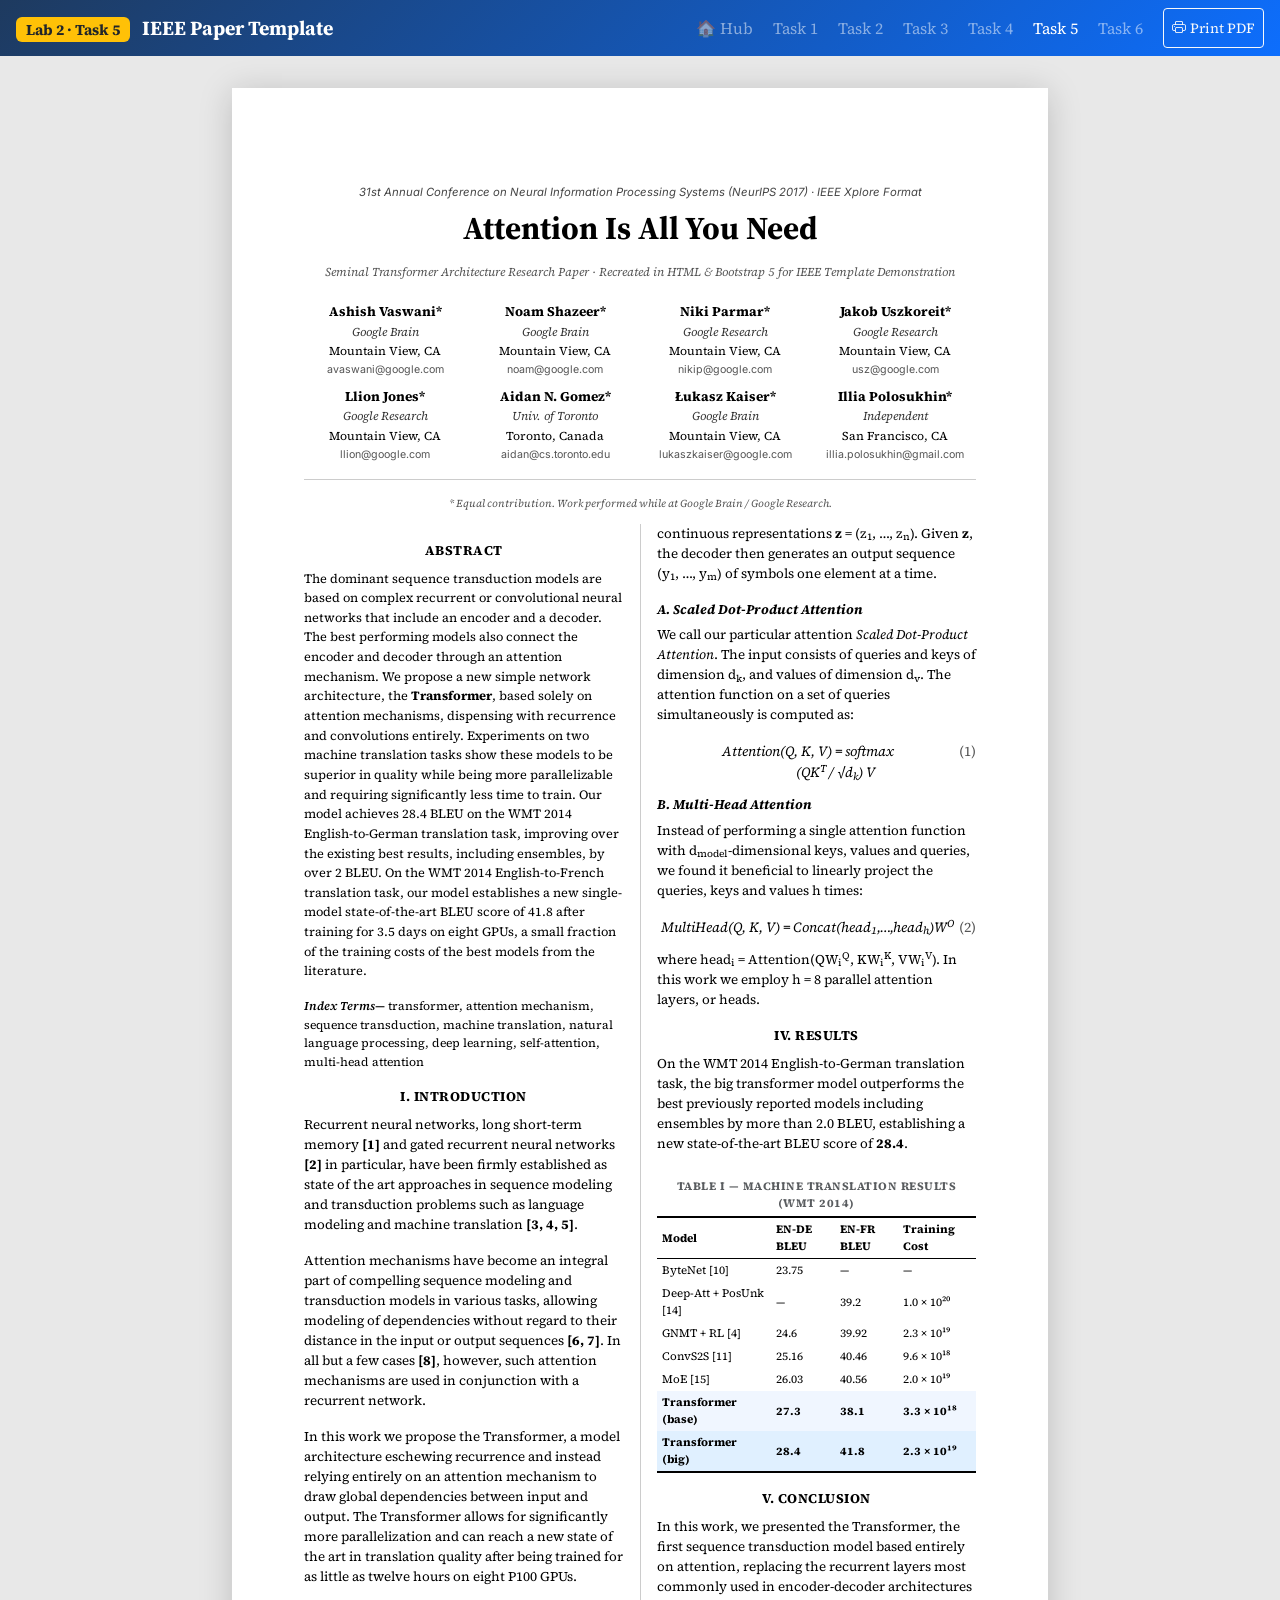
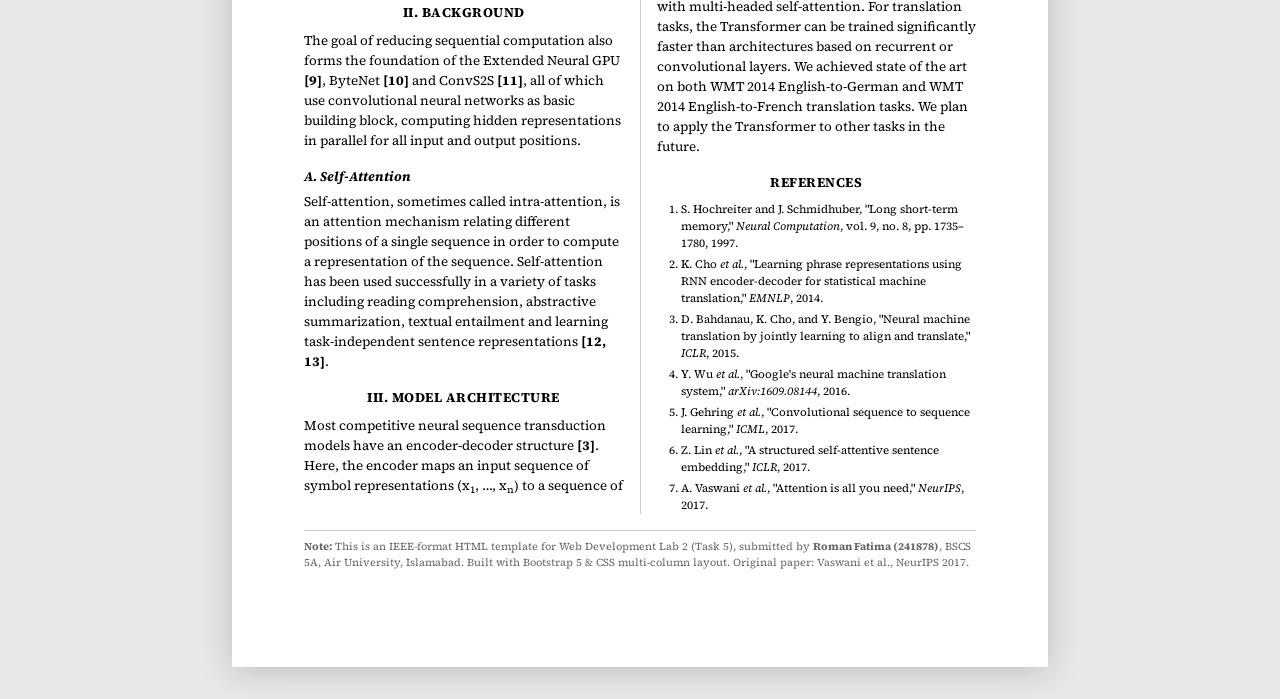
<file: full stack lab/Lab 2/task5-ieee-paper/index.html>
<!DOCTYPE html>
<html lang="en">
<head>
  <meta charset="UTF-8">
  <meta name="viewport" content="width=device-width, initial-scale=1.0">
  <title>IEEE Paper Template | Attention Is All You Need — Lab 2 Task 5</title>
  <meta name="description" content="IEEE Conference Paper Template — Attention Is All You Need. Built with Bootstrap 5 for Web Dev Lab 2, Task 5 by Roman Fatima (241878) BSCS 5A, Air University.">
  <link rel="preconnect" href="https://fonts.googleapis.com">
  <link href="https://fonts.googleapis.com/css2?family=Source+Serif+4:ital,wght@0,400;0,600;0,700;1,400&family=Inter:wght@400;600&display=swap" rel="stylesheet">
  <!-- Bootstrap 5 -->
  <link href="https://cdn.jsdelivr.net/npm/bootstrap@5.3.3/dist/css/bootstrap.min.css" rel="stylesheet">
  <link href="https://cdn.jsdelivr.net/npm/bootstrap-icons@1.11.3/font/bootstrap-icons.css" rel="stylesheet">
  <style>
    /* ── Lab Nav ── */
    .lab-navbar { background: linear-gradient(135deg, #1e3a5f, #0d6efd); }

    /* ── Paper Container ── */
    body { background: #e8e8e8; font-family: 'Source Serif 4', Georgia, serif; }
    .paper-page {
      background: #fff;
      max-width: 8.5in;
      margin: 2rem auto;
      padding: 1in 0.75in;
      box-shadow: 0 4px 32px rgba(0,0,0,0.18);
      font-size: 10pt;
      line-height: 1.5;
      color: #000;
    }

    /* ── Title Area ── */
    .paper-title {
      font-size: 24pt; font-weight: 700; text-align: center;
      font-family: 'Source Serif 4', Georgia, serif;
      line-height: 1.2; margin-bottom: 1rem;
    }
    .paper-subtitle-note {
      text-align: center; font-size: 9pt; color: #555; font-style: italic; margin-bottom: 1.25rem;
    }

    /* ── Authors Block ── */
    .authors-grid { border-bottom: 1px solid #ccc; padding-bottom: 1rem; margin-bottom: 1rem; }
    .author-col { text-align: center; font-size: 9pt; line-height: 1.6; }
    .author-name { font-weight: 700; font-size: 10pt; }
    .author-affil { font-style: italic; color: #333; }
    .author-email { font-family: 'Inter', monospace; color: #555; font-size: 8pt; }
    .footnote-asterisk { font-size: 8pt; font-style: italic; color: #555; text-align: center; margin-bottom: .75rem; }

    /* ── 2-Column Body ── */
    .two-col {
      column-count: 2;
      column-gap: 0.35in;
      column-rule: 0.5pt solid #ccc;
    }

    /* ── Abstract ── */
    .abstract-section {
      font-size: 9.5pt; line-height: 1.55;
      break-inside: avoid;
    }
    .section-heading {
      font-size: 10pt; font-weight: 700;
      text-align: center; text-transform: uppercase;
      letter-spacing: .5px; margin: 1rem 0 .5rem;
    }
    .subsection-heading {
      font-style: italic; font-weight: 700;
      font-size: 10pt; margin: .75rem 0 .35rem;
    }

    /* ── IEEE Keywords ── */
    .ieee-keywords { font-size: 9pt; margin: .5rem 0 1rem; }
    .ieee-keywords em { font-weight: 600; }

    /* ── Equation Block ── */
    .equation {
      text-align: center; font-style: italic;
      margin: .75rem 0; font-size: 10.5pt;
      break-inside: avoid;
    }
    .eq-label { float: right; font-style: normal; color: #555; }

    /* ── Table ── */
    .ieee-table { width: 100%; border-collapse: collapse; font-size: 8.5pt; margin: .75rem 0; break-inside: avoid; }
    .ieee-table caption { text-align: center; font-size: 8.5pt; font-weight: 700; caption-side: top; padding-bottom: .3rem; text-transform: uppercase; letter-spacing: .5px; }
    .ieee-table th { border-top: 1.5pt solid #000; border-bottom: 0.5pt solid #000; padding: 3px 5px; font-weight: 700; }
    .ieee-table td { padding: 3px 5px; }
    .ieee-table tr:last-child td { border-bottom: 1.5pt solid #000; }

    /* ── References ── */
    .references ol { font-size: 8.5pt; line-height: 1.5; padding-left: 1.5rem; }
    .references ol li { margin-bottom: .25rem; }

    /* ── Footer ── */
    .paper-footer-note { font-size: 8pt; color: #666; border-top: 0.5pt solid #ccc; padding-top: .5rem; margin-top: 1rem; }

    /* ── Print ── */
    @media print {
      body { background: #fff; }
      .lab-navbar, .no-print { display: none !important; }
      .paper-page { box-shadow: none; margin: 0; padding: .75in; }
    }
    @media (max-width: 768px) {
      .paper-page { padding: 1.5rem; margin: 1rem; }
      .two-col { column-count: 1; column-rule: none; }
    }
  </style>
</head>
<body>

  <!-- Lab Navbar -->
  <nav class="navbar navbar-expand-lg lab-navbar sticky-top no-print">
    <div class="container-fluid px-3">
      <span class="navbar-brand text-white fw-bold">
        <span class="badge bg-warning text-dark me-2">Lab 2 · Task 5</span>
        IEEE Paper Template
      </span>
      <button class="navbar-toggler border-light" type="button" data-bs-toggle="collapse" data-bs-target="#navLinks">
        <span class="navbar-toggler-icon"></span>
      </button>
      <div class="collapse navbar-collapse" id="navLinks">
        <div class="navbar-nav ms-auto gap-1">
          <a class="nav-link text-white-50" href="../index.html">🏠 Hub</a>
          <a class="nav-link text-white-50" href="../task1-timetable/index.html">Task 1</a>
          <a class="nav-link text-white-50" href="../task2-facebook/index.html">Task 2</a>
          <a class="nav-link text-white-50" href="../task3-portfolio/index.html">Task 3</a>
          <a class="nav-link text-white-50" href="../task4-custom-ui/index.html">Task 4</a>
          <a class="nav-link text-white active" href="index.html">Task 5</a>
          <a class="nav-link text-white-50" href="../task6-ecommerce/index.html">Task 6</a>
          <button class="btn btn-outline-light btn-sm ms-2" onclick="window.print()"><i class="bi bi-printer me-1"></i>Print PDF</button>
        </div>
      </div>
    </div>
  </nav>

  <!-- IEEE Paper Page -->
  <div class="paper-page">

    <!-- Conference Header -->
    <div class="text-center mb-2" style="font-size:8.5pt; font-family:'Inter',sans-serif; color:#444">
      <em>31st Annual Conference on Neural Information Processing Systems (NeurIPS 2017) · IEEE Xplore Format</em>
    </div>

    <!-- Title -->
    <h1 class="paper-title">Attention Is All You Need</h1>
    <p class="paper-subtitle-note">Seminal Transformer Architecture Research Paper · Recreated in HTML &amp; Bootstrap 5 for IEEE Template Demonstration</p>

    <!-- Authors -->
    <div class="authors-grid">
      <div class="row row-cols-2 row-cols-md-4 g-2">
        <div class="col author-col">
          <div class="author-name">Ashish Vaswani*</div>
          <div class="author-affil">Google Brain</div>
          <div>Mountain View, CA</div>
          <div class="author-email">avaswani@google.com</div>
        </div>
        <div class="col author-col">
          <div class="author-name">Noam Shazeer*</div>
          <div class="author-affil">Google Brain</div>
          <div>Mountain View, CA</div>
          <div class="author-email">noam@google.com</div>
        </div>
        <div class="col author-col">
          <div class="author-name">Niki Parmar*</div>
          <div class="author-affil">Google Research</div>
          <div>Mountain View, CA</div>
          <div class="author-email">nikip@google.com</div>
        </div>
        <div class="col author-col">
          <div class="author-name">Jakob Uszkoreit*</div>
          <div class="author-affil">Google Research</div>
          <div>Mountain View, CA</div>
          <div class="author-email">usz@google.com</div>
        </div>
        <div class="col author-col">
          <div class="author-name">Llion Jones*</div>
          <div class="author-affil">Google Research</div>
          <div>Mountain View, CA</div>
          <div class="author-email">llion@google.com</div>
        </div>
        <div class="col author-col">
          <div class="author-name">Aidan N. Gomez*</div>
          <div class="author-affil">Univ. of Toronto</div>
          <div>Toronto, Canada</div>
          <div class="author-email">aidan@cs.toronto.edu</div>
        </div>
        <div class="col author-col">
          <div class="author-name">Łukasz Kaiser*</div>
          <div class="author-affil">Google Brain</div>
          <div>Mountain View, CA</div>
          <div class="author-email">lukaszkaiser@google.com</div>
        </div>
        <div class="col author-col">
          <div class="author-name">Illia Polosukhin*</div>
          <div class="author-affil">Independent</div>
          <div>San Francisco, CA</div>
          <div class="author-email">illia.polosukhin@gmail.com</div>
        </div>
      </div>
    </div>
    <p class="footnote-asterisk">* Equal contribution. Work performed while at Google Brain / Google Research.</p>

    <!-- Two-Column Body -->
    <div class="two-col">

      <!-- Abstract -->
      <div class="abstract-section">
        <div class="section-heading">Abstract</div>
        <p>
          The dominant sequence transduction models are based on complex recurrent or convolutional neural networks that include an encoder and a decoder. The best performing models also connect the encoder and decoder through an attention mechanism. We propose a new simple network architecture, the <strong>Transformer</strong>, based solely on attention mechanisms, dispensing with recurrence and convolutions entirely. Experiments on two machine translation tasks show these models to be superior in quality while being more parallelizable and requiring significantly less time to train. Our model achieves 28.4 BLEU on the WMT 2014 English-to-German translation task, improving over the existing best results, including ensembles, by over 2 BLEU. On the WMT 2014 English-to-French translation task, our model establishes a new single-model state-of-the-art BLEU score of 41.8 after training for 3.5 days on eight GPUs, a small fraction of the training costs of the best models from the literature.
        </p>
        <div class="ieee-keywords"><em>Index Terms—</em> transformer, attention mechanism, sequence transduction, machine translation, natural language processing, deep learning, self-attention, multi-head attention</div>
      </div>

      <!-- Section I: Introduction -->
      <div class="section-heading">I. Introduction</div>
      <p>
        Recurrent neural networks, long short-term memory <strong>[1]</strong> and gated recurrent neural networks <strong>[2]</strong> in particular, have been firmly established as state of the art approaches in sequence modeling and transduction problems such as language modeling and machine translation <strong>[3, 4, 5]</strong>.
      </p>
      <p>
        Attention mechanisms have become an integral part of compelling sequence modeling and transduction models in various tasks, allowing modeling of dependencies without regard to their distance in the input or output sequences <strong>[6, 7]</strong>. In all but a few cases <strong>[8]</strong>, however, such attention mechanisms are used in conjunction with a recurrent network.
      </p>
      <p>
        In this work we propose the Transformer, a model architecture eschewing recurrence and instead relying entirely on an attention mechanism to draw global dependencies between input and output. The Transformer allows for significantly more parallelization and can reach a new state of the art in translation quality after being trained for as little as twelve hours on eight P100 GPUs.
      </p>

      <!-- Section II: Background -->
      <div class="section-heading">II. Background</div>
      <p>
        The goal of reducing sequential computation also forms the foundation of the Extended Neural GPU <strong>[9]</strong>, ByteNet <strong>[10]</strong> and ConvS2S <strong>[11]</strong>, all of which use convolutional neural networks as basic building block, computing hidden representations in parallel for all input and output positions.
      </p>
      <div class="subsection-heading">A. Self-Attention</div>
      <p>
        Self-attention, sometimes called intra-attention, is an attention mechanism relating different positions of a single sequence in order to compute a representation of the sequence. Self-attention has been used successfully in a variety of tasks including reading comprehension, abstractive summarization, textual entailment and learning task-independent sentence representations <strong>[12, 13]</strong>.
      </p>

      <!-- Section III: Model Architecture -->
      <div class="section-heading">III. Model Architecture</div>
      <p>
        Most competitive neural sequence transduction models have an encoder-decoder structure <strong>[3]</strong>. Here, the encoder maps an input sequence of symbol representations (x<sub>1</sub>, …, x<sub>n</sub>) to a sequence of continuous representations <strong>z</strong> = (z<sub>1</sub>, …, z<sub>n</sub>). Given <strong>z</strong>, the decoder then generates an output sequence (y<sub>1</sub>, …, y<sub>m</sub>) of symbols one element at a time.
      </p>
      <div class="subsection-heading">A. Scaled Dot-Product Attention</div>
      <p>We call our particular attention <em>Scaled Dot-Product Attention</em>. The input consists of queries and keys of dimension d<sub>k</sub>, and values of dimension d<sub>v</sub>. The attention function on a set of queries simultaneously is computed as:</p>
      <div class="equation">
        Attention(<em>Q, K, V</em>) = softmax<span class="eq-label">(1)</span><br>
        &nbsp;&nbsp;&nbsp;&nbsp;&nbsp;&nbsp;&nbsp;&nbsp;&nbsp;&nbsp;&nbsp;&nbsp;&nbsp;(<em>QK<sup>T</sup></em> / √d<sub>k</sub>) <em>V</em>
      </div>
      <div class="subsection-heading">B. Multi-Head Attention</div>
      <p>Instead of performing a single attention function with d<sub>model</sub>-dimensional keys, values and queries, we found it beneficial to linearly project the queries, keys and values h times:</p>
      <div class="equation">
        MultiHead(<em>Q, K, V</em>) = Concat(head<sub>1</sub>,…,head<sub>h</sub>)W<sup>O</sup><span class="eq-label">(2)</span>
      </div>
      <p>where head<sub>i</sub> = Attention(QW<sub>i</sub><sup>Q</sup>, KW<sub>i</sub><sup>K</sup>, VW<sub>i</sub><sup>V</sup>). In this work we employ h = 8 parallel attention layers, or heads.</p>

      <!-- Section IV: Results -->
      <div class="section-heading">IV. Results</div>
      <p>
        On the WMT 2014 English-to-German translation task, the big transformer model outperforms the best previously reported models including ensembles by more than 2.0 BLEU, establishing a new state-of-the-art BLEU score of <strong>28.4</strong>.
      </p>

      <!-- Table I -->
      <table class="ieee-table">
        <caption>Table I — Machine Translation Results (WMT 2014)</caption>
        <thead>
          <tr>
            <th>Model</th>
            <th>EN-DE BLEU</th>
            <th>EN-FR BLEU</th>
            <th>Training Cost</th>
          </tr>
        </thead>
        <tbody>
          <tr><td>ByteNet [10]</td><td>23.75</td><td>—</td><td>—</td></tr>
          <tr><td>Deep-Att + PosUnk [14]</td><td>—</td><td>39.2</td><td>1.0 × 10²⁰</td></tr>
          <tr><td>GNMT + RL [4]</td><td>24.6</td><td>39.92</td><td>2.3 × 10¹⁹</td></tr>
          <tr><td>ConvS2S [11]</td><td>25.16</td><td>40.46</td><td>9.6 × 10¹⁸</td></tr>
          <tr><td>MoE [15]</td><td>26.03</td><td>40.56</td><td>2.0 × 10¹⁹</td></tr>
          <tr style="background:#f0f6ff"><td><strong>Transformer (base)</strong></td><td><strong>27.3</strong></td><td><strong>38.1</strong></td><td><strong>3.3 × 10¹⁸</strong></td></tr>
          <tr style="background:#e0f0ff"><td><strong>Transformer (big)</strong></td><td><strong>28.4</strong></td><td><strong>41.8</strong></td><td><strong>2.3 × 10¹⁹</strong></td></tr>
        </tbody>
      </table>

      <!-- Section V: Conclusion -->
      <div class="section-heading">V. Conclusion</div>
      <p>
        In this work, we presented the Transformer, the first sequence transduction model based entirely on attention, replacing the recurrent layers most commonly used in encoder-decoder architectures with multi-headed self-attention. For translation tasks, the Transformer can be trained significantly faster than architectures based on recurrent or convolutional layers. We achieved state of the art on both WMT 2014 English-to-German and WMT 2014 English-to-French translation tasks. We plan to apply the Transformer to other tasks in the future.
      </p>

      <!-- References -->
      <div class="references">
        <div class="section-heading">References</div>
        <ol>
          <li>S. Hochreiter and J. Schmidhuber, "Long short-term memory," <em>Neural Computation</em>, vol. 9, no. 8, pp. 1735–1780, 1997.</li>
          <li>K. Cho <em>et al.</em>, "Learning phrase representations using RNN encoder-decoder for statistical machine translation," <em>EMNLP</em>, 2014.</li>
          <li>D. Bahdanau, K. Cho, and Y. Bengio, "Neural machine translation by jointly learning to align and translate," <em>ICLR</em>, 2015.</li>
          <li>Y. Wu <em>et al.</em>, "Google's neural machine translation system," <em>arXiv:1609.08144</em>, 2016.</li>
          <li>J. Gehring <em>et al.</em>, "Convolutional sequence to sequence learning," <em>ICML</em>, 2017.</li>
          <li>Z. Lin <em>et al.</em>, "A structured self-attentive sentence embedding," <em>ICLR</em>, 2017.</li>
          <li>A. Vaswani <em>et al.</em>, "Attention is all you need," <em>NeurIPS</em>, 2017.</li>
        </ol>
      </div>

    </div><!-- end two-col -->

    <!-- Footer Note -->
    <div class="paper-footer-note">
      <strong>Note:</strong> This is an IEEE-format HTML template for Web Development Lab 2 (Task 5), submitted by <strong>Roman Fatima (241878)</strong>, BSCS 5A, Air University, Islamabad. Built with Bootstrap 5 &amp; CSS multi-column layout. Original paper: Vaswani et al., NeurIPS 2017.
    </div>

  </div>

  <script src="https://cdn.jsdelivr.net/npm/bootstrap@5.3.3/dist/js/bootstrap.bundle.min.js"></script>
</body>
</html>
</file>
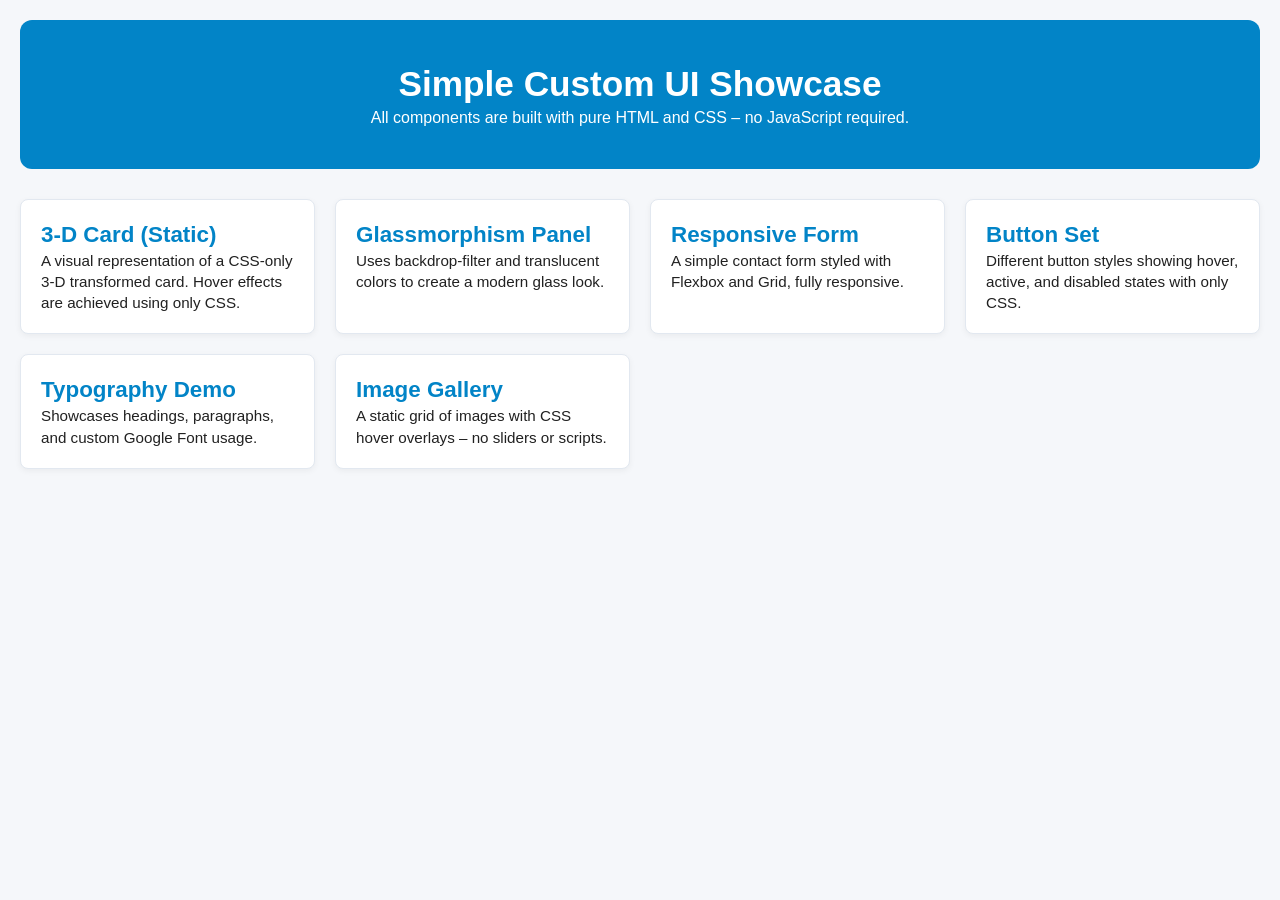
<file: custom-ui.html>
<!DOCTYPE html>
<html lang="en">
<head>
  <meta charset="UTF-8" />
  <meta name="viewport" content="width=device-width, initial-scale=1.0" />
  <title>Task 4 – Simple Custom UI</title>
  <link rel="stylesheet" href="styles.css" />
  <style>
    body {font-family: 'Inter', sans-serif; margin:0; padding:20px; background:#f5f7fa; color:#212121;}
    .hero {text-align:center; padding:40px 0; background:#0284c7; color:#fff; border-radius:12px; margin-bottom:30px;}
    .hero h1 {margin:0; font-size:2.2rem;}
    .grid {display:grid; grid-template-columns:repeat(auto-fit, minmax(250px,1fr)); gap:20px;}
    .card {background:#fff; border:1px solid #e2e8f0; border-radius:8px; padding:20px; box-shadow:0 2px 6px rgba(0,0,0,0.05);}
    .card h3 {margin-top:0; font-size:1.4rem; color:#0284c7;}
    .card p {margin:0; font-size:0.95rem; line-height:1.4;}
  </style>
</head>
<body>
  <section class="hero">
    <h1>Simple Custom UI Showcase</h1>
    <p>All components are built with pure HTML and CSS – no JavaScript required.</p>
  </section>

  <section class="grid">
    <div class="card">
      <h3>3‑D Card (Static)</h3>
      <p>A visual representation of a CSS‑only 3‑D transformed card. Hover effects are achieved using only CSS.</p>
    </div>
    <div class="card">
      <h3>Glassmorphism Panel</h3>
      <p>Uses backdrop‑filter and translucent colors to create a modern glass look.</p>
    </div>
    <div class="card">
      <h3>Responsive Form</h3>
      <p>A simple contact form styled with Flexbox and Grid, fully responsive.</p>
    </div>
    <div class="card">
      <h3>Button Set</h3>
      <p>Different button styles showing hover, active, and disabled states with only CSS.</p>
    </div>
    <div class="card">
      <h3>Typography Demo</h3>
      <p>Showcases headings, paragraphs, and custom Google Font usage.</p>
    </div>
    <div class="card">
      <h3>Image Gallery</h3>
      <p>A static grid of images with CSS hover overlays – no sliders or scripts.</p>
    </div>
  </section>
</body>
</html>
</file>
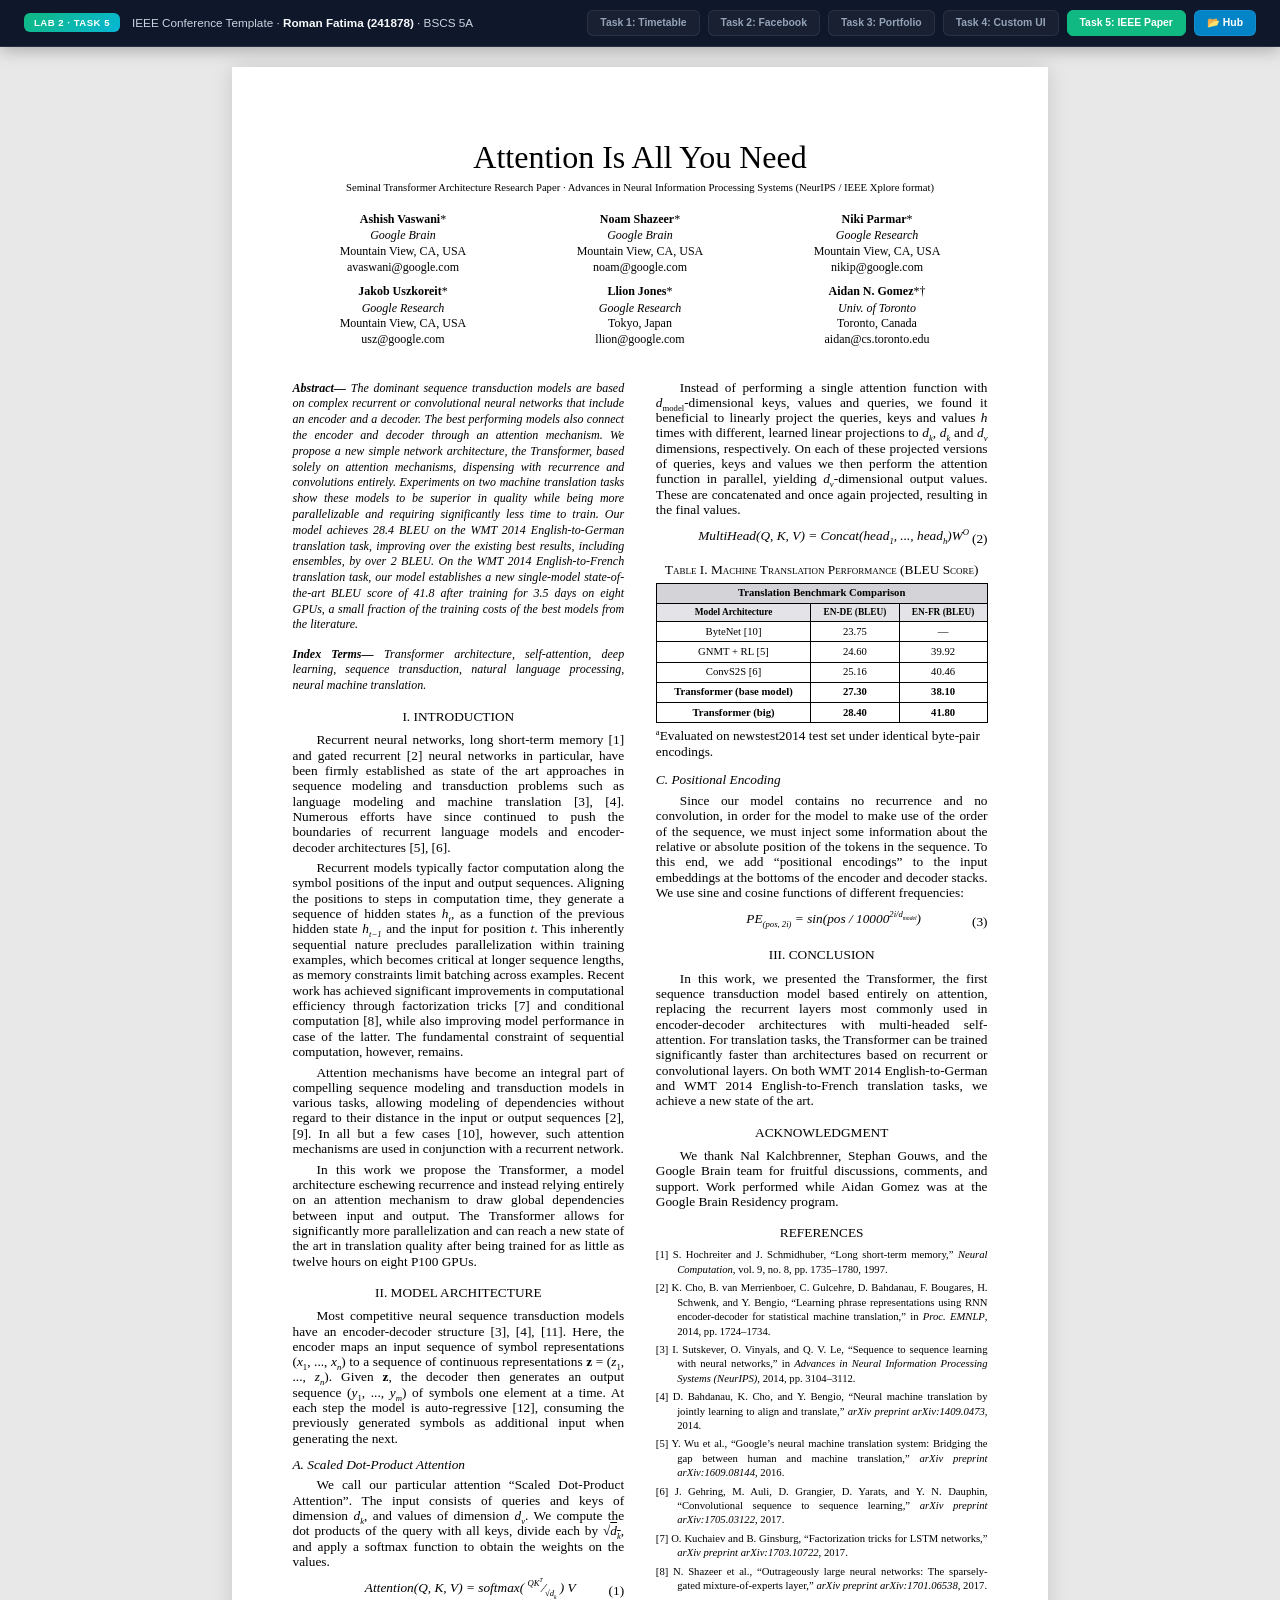
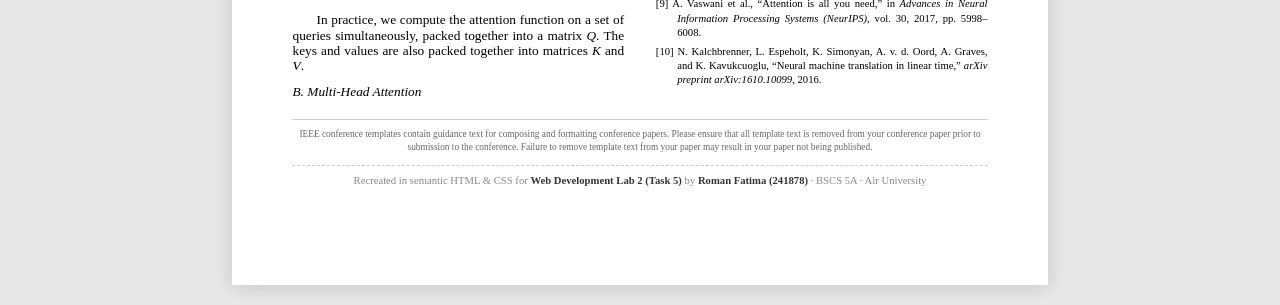
<file: ieee-paper.html>
<!DOCTYPE html>
<html lang="en">
<head>
  <meta charset="UTF-8">
  <meta name="viewport" content="width=device-width, initial-scale=1.0">
  <title>IEEE Conference Paper Template | Web Development Lab 2 – Task 5</title>
  <meta name="description" content="IEEE Conference Paper Template recreated in semantic HTML and CSS for Web Development Lab 2 Task 5 by Roman Fatima (241878) BSCS 5A, Air University.">
  <link rel="stylesheet" href="ieee-paper.css">
</head>
<body>

  <!-- Sleek Lab 2 Navigation Banner -->
  <aside class="lab-nav-top" aria-label="Lab Navigation">
    <div class="lab-nav-left">
      <span class="lab-nav-badge">Lab 2 · Task 5</span>
      <span class="lab-nav-title">IEEE Conference Template · <strong>Roman Fatima (241878)</strong> · BSCS 5A</span>
    </div>
    <div class="lab-nav-links">
      <a href="timetable.html" class="nav-btn">Task 1: Timetable</a>
      <a href="index.html" class="nav-btn">Task 2: Facebook</a>
      <a href="portfolio.html" class="nav-btn">Task 3: Portfolio</a>
      <a href="custom-ui.html" class="nav-btn">Task 4: Custom UI</a>
      <a href="ieee-paper.html" class="nav-btn active">Task 5: IEEE Paper</a>
      <a href="full stack lab/Lab 2/index.html" class="nav-btn" style="background:#0284c7;color:#fff;">📂 Hub</a>
    </div>
  </aside>

  <article class="ieee-paper">

    <!-- Real Research Paper Title -->
    <header class="paper-header">
      <h1 class="paper-title">Attention Is All You Need</h1>
      <p class="paper-subtitle-note">Seminal Transformer Architecture Research Paper · Advances in Neural Information Processing Systems (NeurIPS / IEEE Xplore format)</p>
    </header>

    <!-- Real Authors Block (6 Primary Authors from Google Brain / Google Research / Univ. of Toronto) -->
    <div class="authors-block">

      <div class="author-col">
        <p class="author-line"><strong>Ashish Vaswani</strong>*</p>
        <p class="author-affil"><em>Google Brain</em></p>
        <p class="author-detail">Mountain View, CA, USA</p>
        <p class="author-detail">avaswani@google.com</p>
      </div>

      <div class="author-col">
        <p class="author-line"><strong>Noam Shazeer</strong>*</p>
        <p class="author-affil"><em>Google Brain</em></p>
        <p class="author-detail">Mountain View, CA, USA</p>
        <p class="author-detail">noam@google.com</p>
      </div>

      <div class="author-col">
        <p class="author-line"><strong>Niki Parmar</strong>*</p>
        <p class="author-affil"><em>Google Research</em></p>
        <p class="author-detail">Mountain View, CA, USA</p>
        <p class="author-detail">nikip@google.com</p>
      </div>

      <div class="author-col">
        <p class="author-line"><strong>Jakob Uszkoreit</strong>*</p>
        <p class="author-affil"><em>Google Research</em></p>
        <p class="author-detail">Mountain View, CA, USA</p>
        <p class="author-detail">usz@google.com</p>
      </div>

      <div class="author-col">
        <p class="author-line"><strong>Llion Jones</strong>*</p>
        <p class="author-affil"><em>Google Research</em></p>
        <p class="author-detail">Tokyo, Japan</p>
        <p class="author-detail">llion@google.com</p>
      </div>

      <div class="author-col">
        <p class="author-line"><strong>Aidan N. Gomez</strong>*†</p>
        <p class="author-affil"><em>Univ. of Toronto</em></p>
        <p class="author-detail">Toronto, Canada</p>
        <p class="author-detail">aidan@cs.toronto.edu</p>
      </div>

    </div>

    <!-- Two Column Body -->
    <div class="two-col-body">

      <!-- Abstract -->
      <section class="abstract-section">
        <h2 class="run-in-head"><em>Abstract</em>—</h2>
        <p class="abstract-text">The dominant sequence transduction models are based on complex recurrent or convolutional neural networks that include an encoder and a decoder. The best performing models also connect the encoder and decoder through an attention mechanism. We propose a new simple network architecture, the Transformer, based solely on attention mechanisms, dispensing with recurrence and convolutions entirely. Experiments on two machine translation tasks show these models to be superior in quality while being more parallelizable and requiring significantly less time to train. Our model achieves 28.4 BLEU on the WMT 2014 English-to-German translation task, improving over the existing best results, including ensembles, by over 2 BLEU. On the WMT 2014 English-to-French translation task, our model establishes a new single-model state-of-the-art BLEU score of 41.8 after training for 3.5 days on eight GPUs, a small fraction of the training costs of the best models from the literature.</p>
      </section>

      <!-- Keywords -->
      <section class="keywords-section">
        <h2 class="run-in-head"><em>Index Terms</em>—</h2>
        <p class="keywords-text"><em>Transformer architecture, self-attention, deep learning, sequence transduction, natural language processing, neural machine translation.</em></p>
      </section>

      <!-- I. Introduction -->
      <section class="body-section">
        <h2 class="section-heading">I. Introduction</h2>
        <p>Recurrent neural networks, long short-term memory [1] and gated recurrent [2] neural networks in particular, have been firmly established as state of the art approaches in sequence modeling and transduction problems such as language modeling and machine translation [3], [4]. Numerous efforts have since continued to push the boundaries of recurrent language models and encoder-decoder architectures [5], [6].</p>
        <p>Recurrent models typically factor computation along the symbol positions of the input and output sequences. Aligning the positions to steps in computation time, they generate a sequence of hidden states <em>h<sub>t</sub></em>, as a function of the previous hidden state <em>h<sub>t−1</sub></em> and the input for position <em>t</em>. This inherently sequential nature precludes parallelization within training examples, which becomes critical at longer sequence lengths, as memory constraints limit batching across examples. Recent work has achieved significant improvements in computational efficiency through factorization tricks [7] and conditional computation [8], while also improving model performance in case of the latter. The fundamental constraint of sequential computation, however, remains.</p>
        <p>Attention mechanisms have become an integral part of compelling sequence modeling and transduction models in various tasks, allowing modeling of dependencies without regard to their distance in the input or output sequences [2], [9]. In all but a few cases [10], however, such attention mechanisms are used in conjunction with a recurrent network.</p>
        <p>In this work we propose the Transformer, a model architecture eschewing recurrence and instead relying entirely on an attention mechanism to draw global dependencies between input and output. The Transformer allows for significantly more parallelization and can reach a new state of the art in translation quality after being trained for as little as twelve hours on eight P100 GPUs.</p>
      </section>

      <!-- II. Model Architecture -->
      <section class="body-section">
        <h2 class="section-heading">II. Model Architecture</h2>
        <p>Most competitive neural sequence transduction models have an encoder-decoder structure [3], [4], [11]. Here, the encoder maps an input sequence of symbol representations (<em>x</em><sub>1</sub>, ..., <em>x<sub>n</sub></em>) to a sequence of continuous representations <strong>z</strong> = (<em>z</em><sub>1</sub>, ..., <em>z<sub>n</sub></em>). Given <strong>z</strong>, the decoder then generates an output sequence (<em>y</em><sub>1</sub>, ..., <em>y<sub>m</sub></em>) of symbols one element at a time. At each step the model is auto-regressive [12], consuming the previously generated symbols as additional input when generating the next.</p>

        <h3 class="subsection-heading"><em>A. Scaled Dot-Product Attention</em></h3>
        <p>We call our particular attention &#8220;Scaled Dot-Product Attention&#8221;. The input consists of queries and keys of dimension <em>d<sub>k</sub></em>, and values of dimension <em>d<sub>v</sub></em>. We compute the dot products of the query with all keys, divide each by &radic;<span style="text-decoration:overline"><em>d<sub>k</sub></em></span>, and apply a softmax function to obtain the weights on the values.</p>
        
        <!-- Attention Equation -->
        <div class="equation-block">
          <p class="equation">Attention(<em>Q, K, V</em>) = softmax&#40; <sup><em>QK<sup>T</sup></em></sup>&frasl;<sub>&radic;<em>d<sub>k</sub></em></sub> &#41; <em>V</em></p>
          <span class="eq-number">(1)</span>
        </div>

        <p>In practice, we compute the attention function on a set of queries simultaneously, packed together into a matrix <em>Q</em>. The keys and values are also packed together into matrices <em>K</em> and <em>V</em>.</p>

        <h3 class="subsection-heading"><em>B. Multi-Head Attention</em></h3>
        <p>Instead of performing a single attention function with <em>d</em><sub>model</sub>-dimensional keys, values and queries, we found it beneficial to linearly project the queries, keys and values <em>h</em> times with different, learned linear projections to <em>d<sub>k</sub></em>, <em>d<sub>k</sub></em> and <em>d<sub>v</sub></em> dimensions, respectively. On each of these projected versions of queries, keys and values we then perform the attention function in parallel, yielding <em>d<sub>v</sub></em>-dimensional output values. These are concatenated and once again projected, resulting in the final values.</p>

        <!-- Multi-Head Equation -->
        <div class="equation-block">
          <p class="equation">MultiHead(<em>Q, K, V</em>) = Concat(head<sub>1</sub>, ..., head<sub><em>h</em></sub>)<em>W<sup>O</sup></em></p>
          <span class="eq-number">(2)</span>
        </div>

        <!-- Table 1: Model Translation Performance -->
        <div class="table-wrap">
          <p class="table-title">Table I. Machine Translation Performance (BLEU Score)</p>
          <table class="ieee-table">
            <thead>
              <tr>
                <th class="table-head" colspan="3">Translation Benchmark Comparison</th>
              </tr>
              <tr>
                <th class="table-col-head">Model Architecture</th>
                <th class="table-col-head">EN-DE (BLEU)</th>
                <th class="table-col-head">EN-FR (BLEU)</th>
              </tr>
            </thead>
            <tbody>
              <tr>
                <td>ByteNet [10]</td>
                <td>23.75</td>
                <td>—</td>
              </tr>
              <tr>
                <td>GNMT + RL [5]</td>
                <td>24.60</td>
                <td>39.92</td>
              </tr>
              <tr>
                <td>ConvS2S [6]</td>
                <td>25.16</td>
                <td>40.46</td>
              </tr>
              <tr>
                <td><strong>Transformer (base model)</strong></td>
                <td><strong>27.30</strong></td>
                <td><strong>38.10</strong></td>
              </tr>
              <tr>
                <td><strong>Transformer (big)</strong></td>
                <td><strong>28.40</strong></td>
                <td><strong>41.80</strong></td>
              </tr>
            </tbody>
          </table>
          <p class="table-footnote"><sup>a</sup>Evaluated on newstest2014 test set under identical byte-pair encodings.</p>
        </div>

        <h3 class="subsection-heading"><em>C. Positional Encoding</em></h3>
        <p>Since our model contains no recurrence and no convolution, in order for the model to make use of the order of the sequence, we must inject some information about the relative or absolute position of the tokens in the sequence. To this end, we add &#8220;positional encodings&#8221; to the input embeddings at the bottoms of the encoder and decoder stacks. We use sine and cosine functions of different frequencies:</p>

        <!-- Positional Encoding Equation -->
        <div class="equation-block">
          <p class="equation"><em>PE</em><sub>(<em>pos</em>, 2<em>i</em>)</sub> = sin(<em>pos</em> / 10000<sup>2<em>i</em>/<em>d</em><sub>model</sub></sup>)</p>
          <span class="eq-number">(3)</span>
        </div>
      </section>

      <!-- III. Conclusion -->
      <section class="body-section">
        <h2 class="section-heading">III. Conclusion</h2>
        <p>In this work, we presented the Transformer, the first sequence transduction model based entirely on attention, replacing the recurrent layers most commonly used in encoder-decoder architectures with multi-headed self-attention. For translation tasks, the Transformer can be trained significantly faster than architectures based on recurrent or convolutional layers. On both WMT 2014 English-to-German and WMT 2014 English-to-French translation tasks, we achieve a new state of the art.</p>
      </section>

      <!-- Acknowledgment -->
      <section class="body-section">
        <h2 class="component-heading">Acknowledgment</h2>
        <p>We thank Nal Kalchbrenner, Stephan Gouws, and the Google Brain team for fruitful discussions, comments, and support. Work performed while Aidan Gomez was at the Google Brain Residency program.</p>
      </section>

      <!-- References -->
      <section class="body-section references-section">
        <h2 class="component-heading">References</h2>
        <ol class="reference-list">
          <li>S. Hochreiter and J. Schmidhuber, &#8220;Long short-term memory,&#8221; <em>Neural Computation</em>, vol. 9, no. 8, pp. 1735&#8211;1780, 1997.</li>
          <li>K. Cho, B. van Merrienboer, C. Gulcehre, D. Bahdanau, F. Bougares, H. Schwenk, and Y. Bengio, &#8220;Learning phrase representations using RNN encoder-decoder for statistical machine translation,&#8221; in <em>Proc. EMNLP</em>, 2014, pp. 1724&#8211;1734.</li>
          <li>I. Sutskever, O. Vinyals, and Q. V. Le, &#8220;Sequence to sequence learning with neural networks,&#8221; in <em>Advances in Neural Information Processing Systems (NeurIPS)</em>, 2014, pp. 3104&#8211;3112.</li>
          <li>D. Bahdanau, K. Cho, and Y. Bengio, &#8220;Neural machine translation by jointly learning to align and translate,&#8221; <em>arXiv preprint arXiv:1409.0473</em>, 2014.</li>
          <li>Y. Wu et al., &#8220;Google&#8217;s neural machine translation system: Bridging the gap between human and machine translation,&#8221; <em>arXiv preprint arXiv:1609.08144</em>, 2016.</li>
          <li>J. Gehring, M. Auli, D. Grangier, D. Yarats, and Y. N. Dauphin, &#8220;Convolutional sequence to sequence learning,&#8221; <em>arXiv preprint arXiv:1705.03122</em>, 2017.</li>
          <li>O. Kuchaiev and B. Ginsburg, &#8220;Factorization tricks for LSTM networks,&#8221; <em>arXiv preprint arXiv:1703.10722</em>, 2017.</li>
          <li>N. Shazeer et al., &#8220;Outrageously large neural networks: The sparsely-gated mixture-of-experts layer,&#8221; <em>arXiv preprint arXiv:1701.06538</em>, 2017.</li>
          <li>A. Vaswani et al., &#8220;Attention is all you need,&#8221; in <em>Advances in Neural Information Processing Systems (NeurIPS)</em>, vol. 30, 2017, pp. 5998&#8211;6008.</li>
          <li>N. Kalchbrenner, L. Espeholt, K. Simonyan, A. v. d. Oord, A. Graves, and K. Kavukcuoglu, &#8220;Neural machine translation in linear time,&#8221; <em>arXiv preprint arXiv:1610.10099</em>, 2016.</li>
        </ol>
      </section>

    </div><!-- /.two-col-body -->

    <!-- IEEE Template Notice -->
    <footer class="ieee-footer">
      <p>IEEE conference templates contain guidance text for composing and formatting conference papers. Please ensure that all template text is removed from your conference paper prior to submission to the conference. Failure to remove template text from your paper may result in your paper not being published.</p>
    </footer>

    <!-- Lab Submission Credit -->
    <div class="lab-credit">
      <p>Recreated in semantic HTML &amp; CSS for <strong>Web Development Lab 2 (Task 5)</strong> by <strong>Roman Fatima (241878)</strong> · BSCS 5A · Air University</p>
    </div>

  </article>

</body>
</html>
</file>
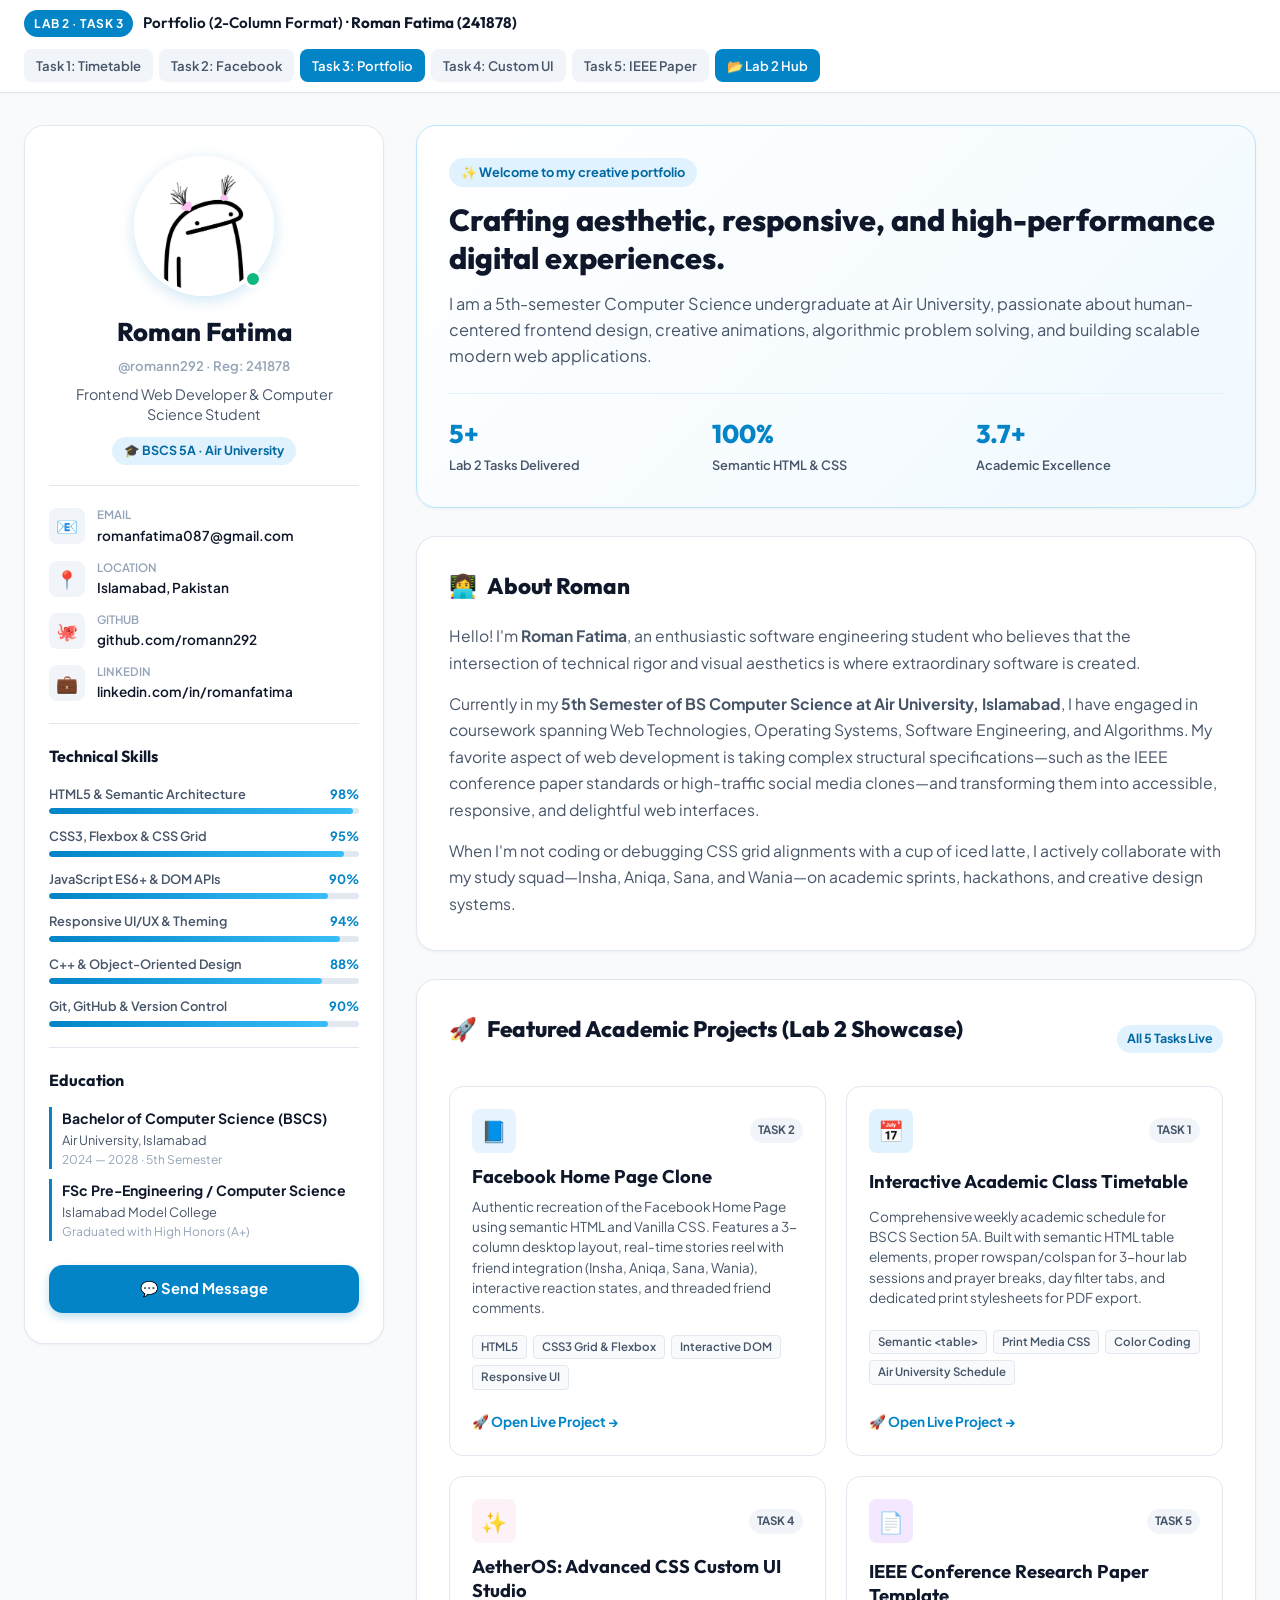
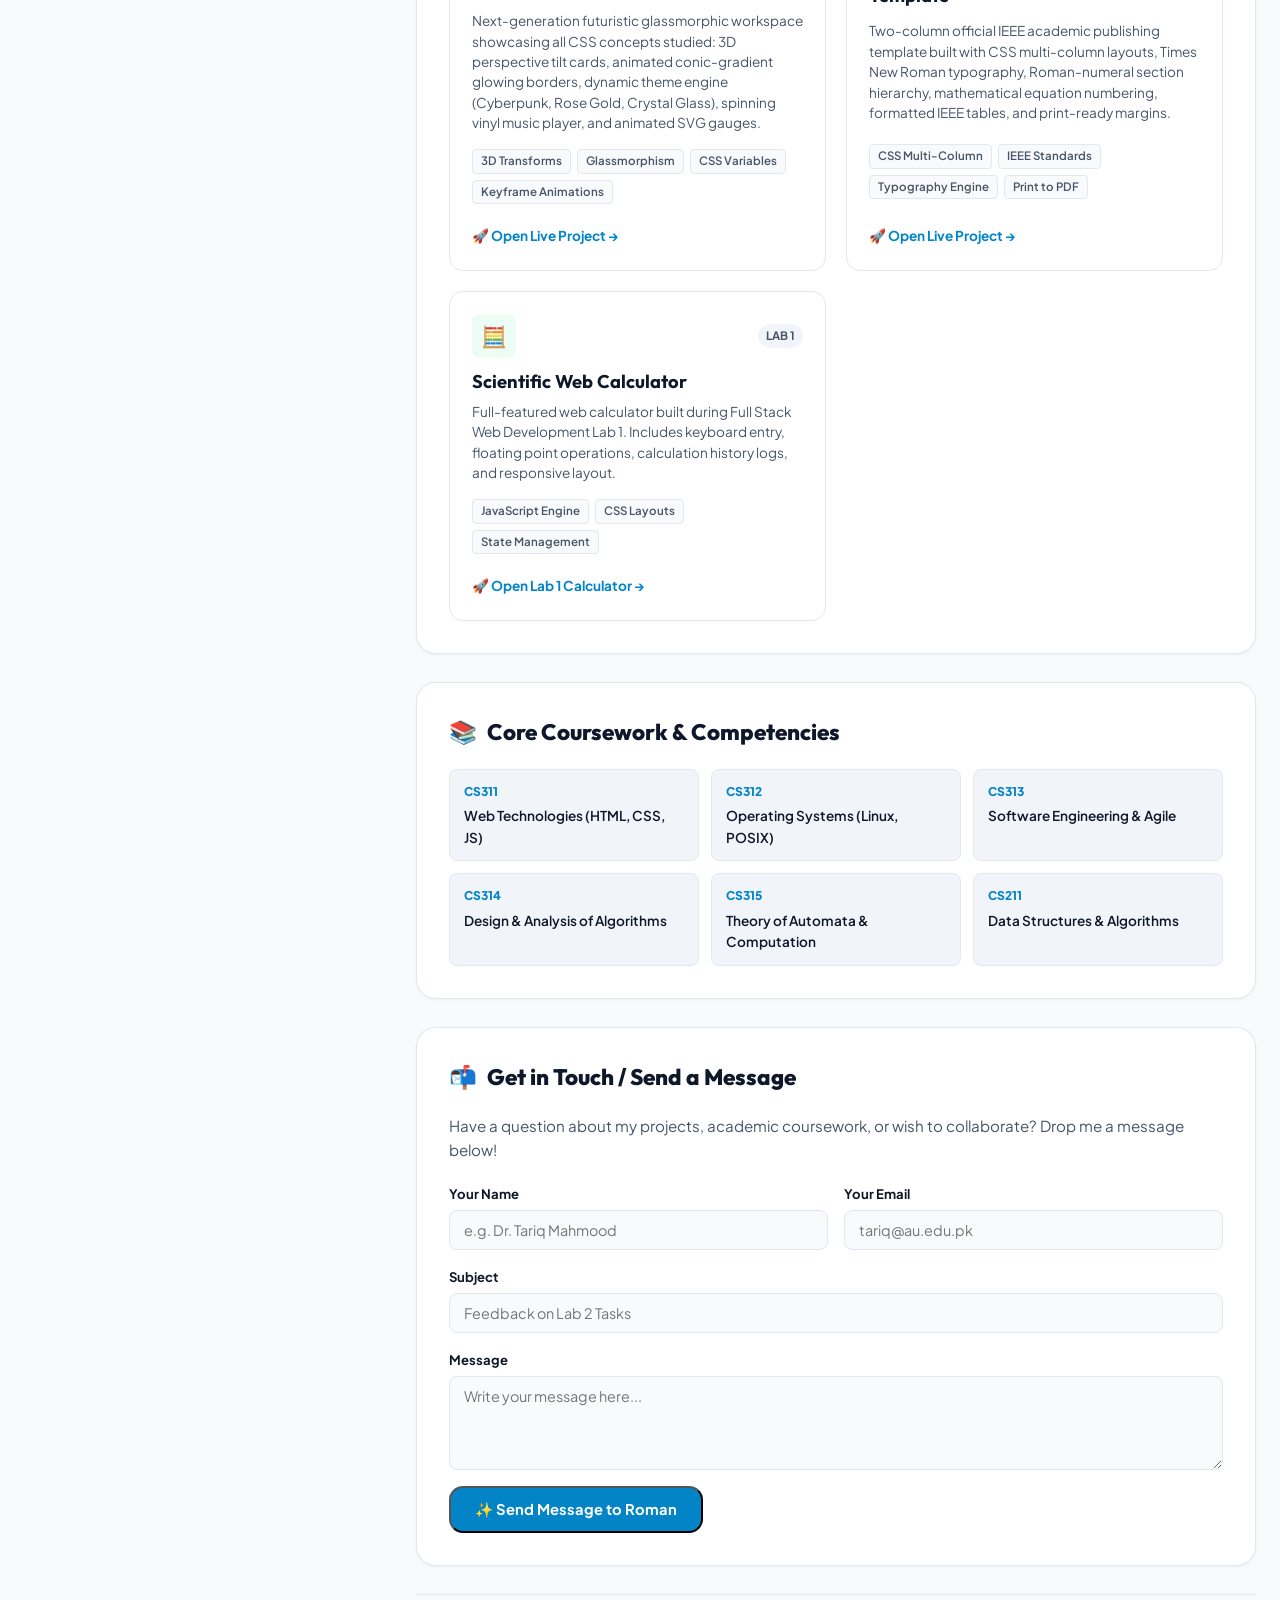
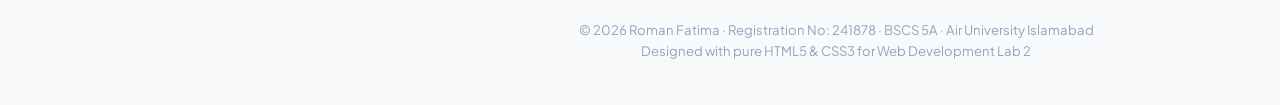
<file: portfolio.html>
<!DOCTYPE html>
<html lang="en">
<head>
  <meta charset="UTF-8">
  <meta name="viewport" content="width=device-width, initial-scale=1.0">
  <title>Roman Fatima | 2-Column Developer Portfolio</title>
  <meta name="description" content="Official 2-Column Portfolio of Roman Fatima (BSCS 5A · Air University). Highlighting frontend web development projects, skills, education, and contact form.">
  
  <link rel="preconnect" href="https://fonts.googleapis.com">
  <link rel="preconnect" href="https://fonts.gstatic.com" crossorigin>
  <link href="https://fonts.googleapis.com/css2?family=Plus+Jakarta+Sans:wght@400;500;600;700;800&family=Outfit:wght@500;600;700;800&display=swap" rel="stylesheet">
  
  <link rel="stylesheet" href="portfolio.css">
</head>
<body>

  <!-- Top Lab 2 Navigation Banner -->
  <aside class="lab-nav" aria-label="Lab Navigation">
    <div class="lab-nav-left">
      <span class="lab-badge">Lab 2 · Task 3</span>
      <span class="lab-nav-title">Portfolio (2-Column Format) · <strong>Roman Fatima (241878)</strong></span>
    </div>
    <div class="lab-nav-links">
      <a href="timetable.html" class="nav-btn">Task 1: Timetable</a>
      <a href="index.html" class="nav-btn">Task 2: Facebook</a>
      <a href="portfolio.html" class="nav-btn active">Task 3: Portfolio</a>
      <a href="custom-ui.html" class="nav-btn">Task 4: Custom UI</a>
      <a href="ieee-paper.html" class="nav-btn">Task 5: IEEE Paper</a>
      <a href="full stack lab/Lab 2/index.html" class="nav-btn" style="background:#0284c7;color:#fff;">📂 Lab 2 Hub</a>
    </div>
  </aside>

  <!-- ======================================================================
       MAIN 2-COLUMN PORTFOLIO CONTAINER
       ====================================================================== -->
  <div class="portfolio-container">

    <!-- ====================================================================
         COLUMN 1 (LEFT): STICKY PROFILE & SKILLS SIDEBAR
         ==================================================================== -->
    <aside class="col-left-sidebar">
      <div class="sidebar-inner-card">

        <!-- Profile Photo with Gradient Ring -->
        <div class="profile-avatar-wrap">
          <img src="img2.jpg" alt="Roman Fatima" class="profile-photo">
          <span class="status-indicator" title="Available for Opportunities"></span>
        </div>

        <!-- Name & Title -->
        <h1 class="profile-name">Roman Fatima</h1>
        <div class="profile-handle">@romann292 · Reg: 241878</div>
        <p class="profile-title">Frontend Web Developer &amp; Computer Science Student</p>
        <div class="dept-badge">🎓 BSCS 5A · Air University</div>

        <div class="divider"></div>

        <!-- Contact Information List -->
        <div class="contact-list">
          <div class="contact-item">
            <span class="contact-icon">📧</span>
            <div class="contact-info">
              <span class="contact-label">Email</span>
              <a href="mailto:romanfatima087@gmail.com" class="contact-val">romanfatima087@gmail.com</a>
            </div>
          </div>

          <div class="contact-item">
            <span class="contact-icon">📍</span>
            <div class="contact-info">
              <span class="contact-label">Location</span>
              <span class="contact-val">Islamabad, Pakistan</span>
            </div>
          </div>

          <div class="contact-item">
            <span class="contact-icon">🐙</span>
            <div class="contact-info">
              <span class="contact-label">GitHub</span>
              <a href="https://github.com/romann292" target="_blank" class="contact-val">github.com/romann292</a>
            </div>
          </div>

          <div class="contact-item">
            <span class="contact-icon">💼</span>
            <div class="contact-info">
              <span class="contact-label">LinkedIn</span>
              <span class="contact-val">linkedin.com/in/romanfatima</span>
            </div>
          </div>
        </div>

        <div class="divider"></div>

        <!-- Technical Skills with Progress Bars -->
        <div class="skills-section">
          <h2 class="sub-heading">Technical Skills</h2>

          <div class="skill-row">
            <div class="skill-meta">
              <span>HTML5 & Semantic Architecture</span>
              <span class="skill-pct">98%</span>
            </div>
            <div class="skill-bar"><div class="skill-fill" style="width: 98%;"></div></div>
          </div>

          <div class="skill-row">
            <div class="skill-meta">
              <span>CSS3, Flexbox & CSS Grid</span>
              <span class="skill-pct">95%</span>
            </div>
            <div class="skill-bar"><div class="skill-fill" style="width: 95%;"></div></div>
          </div>

          <div class="skill-row">
            <div class="skill-meta">
              <span>JavaScript ES6+ & DOM APIs</span>
              <span class="skill-pct">90%</span>
            </div>
            <div class="skill-bar"><div class="skill-fill" style="width: 90%;"></div></div>
          </div>

          <div class="skill-row">
            <div class="skill-meta">
              <span>Responsive UI/UX & Theming</span>
              <span class="skill-pct">94%</span>
            </div>
            <div class="skill-bar"><div class="skill-fill" style="width: 94%;"></div></div>
          </div>

          <div class="skill-row">
            <div class="skill-meta">
              <span>C++ & Object-Oriented Design</span>
              <span class="skill-pct">88%</span>
            </div>
            <div class="skill-bar"><div class="skill-fill" style="width: 88%;"></div></div>
          </div>

          <div class="skill-row">
            <div class="skill-meta">
              <span>Git, GitHub & Version Control</span>
              <span class="skill-pct">90%</span>
            </div>
            <div class="skill-bar"><div class="skill-fill" style="width: 90%;"></div></div>
          </div>
        </div>

        <div class="divider"></div>

        <!-- Education Summary -->
        <div class="edu-section">
          <h2 class="sub-heading">Education</h2>
          <div class="edu-item">
            <div class="edu-degree">Bachelor of Computer Science (BSCS)</div>
            <div class="edu-school">Air University, Islamabad</div>
            <div class="edu-year">2024 — 2028 · 5th Semester</div>
          </div>
          <div class="edu-item" style="margin-top: 10px;">
            <div class="edu-degree">FSc Pre-Engineering / Computer Science</div>
            <div class="edu-school">Islamabad Model College</div>
            <div class="edu-year">Graduated with High Honors (A+)</div>
          </div>
        </div>

        <!-- Action Download Resume Button -->
        <div class="sidebar-actions">
          <a href="#contact" class="btn-primary-full">
            💬 Send Message
          </a>
        </div>

      </div>
    </aside>

    <!-- ====================================================================
         COLUMN 2 (RIGHT): MAIN SCROLLABLE CONTENT & PORTFOLIO SHOWCASE
         ==================================================================== -->
    <main class="col-right-content">

      <!-- Hero Welcome Card -->
      <section class="content-card hero-card">
        <div class="hero-badge">✨ Welcome to my creative portfolio</div>
        <h2 class="hero-heading">Crafting aesthetic, responsive, and high-performance digital experiences.</h2>
        <p class="hero-subtext">
          I am a 5th-semester Computer Science undergraduate at Air University, passionate about human-centered frontend design, creative animations, algorithmic problem solving, and building scalable modern web applications.
        </p>
        <div class="hero-stats">
          <div class="h-stat">
            <span class="h-num">5+</span>
            <span class="h-label">Lab 2 Tasks Delivered</span>
          </div>
          <div class="h-stat">
            <span class="h-num">100%</span>
            <span class="h-label">Semantic HTML & CSS</span>
          </div>
          <div class="h-stat">
            <span class="h-num">3.7+</span>
            <span class="h-label">Academic Excellence</span>
          </div>
        </div>
      </section>

      <!-- About Me Narrative Section -->
      <section class="content-card" id="about">
        <h2 class="section-title">
          <span class="title-icon">👩‍💻</span>
          About Roman
        </h2>
        <div class="narrative-text">
          <p>
            Hello! I'm <strong>Roman Fatima</strong>, an enthusiastic software engineering student who believes that the intersection of technical rigor and visual aesthetics is where extraordinary software is created.
          </p>
          <p>
            Currently in my <strong>5th Semester of BS Computer Science at Air University, Islamabad</strong>, I have engaged in coursework spanning Web Technologies, Operating Systems, Software Engineering, and Algorithms. My favorite aspect of web development is taking complex structural specifications—such as the IEEE conference paper standards or high-traffic social media clones—and transforming them into accessible, responsive, and delightful web interfaces.
          </p>
          <p>
            When I'm not coding or debugging CSS grid alignments with a cup of iced latte, I actively collaborate with my study squad—Insha, Aniqa, Sana, and Wania—on academic sprints, hackathons, and creative design systems.
          </p>
        </div>
      </section>

      <!-- Featured Projects Section -->
      <section class="content-card" id="projects">
        <div class="section-header-flex">
          <h2 class="section-title">
            <span class="title-icon">🚀</span>
            Featured Academic Projects (Lab 2 Showcase)
          </h2>
          <span class="view-all-tag">All 5 Tasks Live</span>
        </div>

        <div class="projects-grid">

          <!-- Project 1: Facebook Clone -->
          <div class="project-card">
            <div class="project-header">
              <div class="project-icon-badge fb">📘</div>
              <span class="project-task-pill">Task 2</span>
            </div>
            <h3 class="project-title">Facebook Home Page Clone</h3>
            <p class="project-desc">
              Authentic recreation of the Facebook Home Page using semantic HTML and Vanilla CSS. Features a 3-column desktop layout, real-time stories reel with friend integration (Insha, Aniqa, Sana, Wania), interactive reaction states, and threaded friend comments.
            </p>
            <div class="tech-tags">
              <span class="tag">HTML5</span>
              <span class="tag">CSS3 Grid & Flexbox</span>
              <span class="tag">Interactive DOM</span>
              <span class="tag">Responsive UI</span>
            </div>
            <div class="project-footer">
              <a href="../task2-facebook/index.html" class="project-link">🚀 Open Live Project →</a>
            </div>
          </div>

          <!-- Project 2: Class Timetable -->
          <div class="project-card">
            <div class="project-header">
              <div class="project-icon-badge timetable">📅</div>
              <span class="project-task-pill">Task 1</span>
            </div>
            <h3 class="project-title">Interactive Academic Class Timetable</h3>
            <p class="project-desc">
              Comprehensive weekly academic schedule for BSCS Section 5A. Built with semantic HTML table elements, proper rowspan/colspan for 3-hour lab sessions and prayer breaks, day filter tabs, and dedicated print stylesheets for PDF export.
            </p>
            <div class="tech-tags">
              <span class="tag">Semantic &lt;table&gt;</span>
              <span class="tag">Print Media CSS</span>
              <span class="tag">Color Coding</span>
              <span class="tag">Air University Schedule</span>
            </div>
            <div class="project-footer">
              <a href="../task1-timetable/index.html" class="project-link">🚀 Open Live Project →</a>
            </div>
          </div>

          <!-- Project 3: AetherOS Custom UI -->
          <div class="project-card">
            <div class="project-header">
              <div class="project-icon-badge custom-ui">✨</div>
              <span class="project-task-pill">Task 4</span>
            </div>
            <h3 class="project-title">AetherOS: Advanced CSS Custom UI Studio</h3>
            <p class="project-desc">
              Next-generation futuristic glassmorphic workspace showcasing all CSS concepts studied: 3D perspective tilt cards, animated conic-gradient glowing borders, dynamic theme engine (Cyberpunk, Rose Gold, Crystal Glass), spinning vinyl music player, and animated SVG gauges.
            </p>
            <div class="tech-tags">
              <span class="tag">3D Transforms</span>
              <span class="tag">Glassmorphism</span>
              <span class="tag">CSS Variables</span>
              <span class="tag">Keyframe Animations</span>
            </div>
            <div class="project-footer">
              <a href="../task4-custom-ui/index.html" class="project-link">🚀 Open Live Project →</a>
            </div>
          </div>

          <!-- Project 4: IEEE Paper Template -->
          <div class="project-card">
            <div class="project-header">
              <div class="project-icon-badge ieee">📄</div>
              <span class="project-task-pill">Task 5</span>
            </div>
            <h3 class="project-title">IEEE Conference Research Paper Template</h3>
            <p class="project-desc">
              Two-column official IEEE academic publishing template built with CSS multi-column layouts, Times New Roman typography, Roman-numeral section hierarchy, mathematical equation numbering, formatted IEEE tables, and print-ready margins.
            </p>
            <div class="tech-tags">
              <span class="tag">CSS Multi-Column</span>
              <span class="tag">IEEE Standards</span>
              <span class="tag">Typography Engine</span>
              <span class="tag">Print to PDF</span>
            </div>
            <div class="project-footer">
              <a href="../task5-ieee-paper/index.html" class="project-link">🚀 Open Live Project →</a>
            </div>
          </div>

          <!-- Project 5: Lab 1 Scientific Calculator -->
          <div class="project-card">
            <div class="project-header">
              <div class="project-icon-badge calc">🧮</div>
              <span class="project-task-pill">Lab 1</span>
            </div>
            <h3 class="project-title">Scientific Web Calculator</h3>
            <p class="project-desc">
              Full-featured web calculator built during Full Stack Web Development Lab 1. Includes keyboard entry, floating point operations, calculation history logs, and responsive layout.
            </p>
            <div class="tech-tags">
              <span class="tag">JavaScript Engine</span>
              <span class="tag">CSS Layouts</span>
              <span class="tag">State Management</span>
            </div>
            <div class="project-footer">
              <a href="../../calcu.html" class="project-link">🚀 Open Lab 1 Calculator →</a>
            </div>
          </div>

        </div>
      </section>

      <!-- Coursework & Academic Highlights -->
      <section class="content-card">
        <h2 class="section-title">
          <span class="title-icon">📚</span>
          Core Coursework &amp; Competencies
        </h2>
        <div class="course-chips-grid">
          <div class="course-chip">
            <span class="chip-code">CS311</span>
            <span class="chip-name">Web Technologies (HTML, CSS, JS)</span>
          </div>
          <div class="course-chip">
            <span class="chip-code">CS312</span>
            <span class="chip-name">Operating Systems (Linux, POSIX)</span>
          </div>
          <div class="course-chip">
            <span class="chip-code">CS313</span>
            <span class="chip-name">Software Engineering &amp; Agile</span>
          </div>
          <div class="course-chip">
            <span class="chip-code">CS314</span>
            <span class="chip-name">Design &amp; Analysis of Algorithms</span>
          </div>
          <div class="course-chip">
            <span class="chip-code">CS315</span>
            <span class="chip-name">Theory of Automata &amp; Computation</span>
          </div>
          <div class="course-chip">
            <span class="chip-code">CS211</span>
            <span class="chip-name">Data Structures &amp; Algorithms</span>
          </div>
        </div>
      </section>

      <!-- Contact Form Section -->
      <section class="content-card" id="contact">
        <h2 class="section-title">
          <span class="title-icon">📬</span>
          Get in Touch / Send a Message
        </h2>
        <p style="color: var(--text-secondary); margin-bottom: 20px; font-size: 0.95rem;">
          Have a question about my projects, academic coursework, or wish to collaborate? Drop me a message below!
        </p>

        <form class="contact-form" id="portfolioContactForm" onsubmit="event.preventDefault(); document.getElementById('formSuccess').style.display='block'; this.reset();">
          <div class="form-row-2">
            <div class="form-group">
              <label for="nameInput">Your Name</label>
              <input type="text" id="nameInput" placeholder="e.g. Dr. Tariq Mahmood" required>
            </div>
            <div class="form-group">
              <label for="emailInput">Your Email</label>
              <input type="email" id="emailInput" placeholder="tariq@au.edu.pk" required>
            </div>
          </div>

          <div class="form-group">
            <label for="subjectInput">Subject</label>
            <input type="text" id="subjectInput" placeholder="Feedback on Lab 2 Tasks" required>
          </div>

          <div class="form-group">
            <label for="messageInput">Message</label>
            <textarea id="messageInput" rows="4" placeholder="Write your message here..." required></textarea>
          </div>

          <button type="submit" class="btn-submit">
            <span>✨ Send Message to Roman</span>
          </button>

          <div id="formSuccess" class="form-success-alert" style="display: none;">
            ✅ Thank you for your message! Roman Fatima will get back to you shortly.
          </div>
        </form>
      </section>

      <!-- Footer -->
      <footer class="portfolio-footer">
        <p>© 2026 Roman Fatima · Registration No: 241878 · BSCS 5A · Air University Islamabad</p>
        <p>Designed with pure HTML5 &amp; CSS3 for Web Development Lab 2</p>
      </footer>

    </main>

  </div>

</body>
</html>
</file>
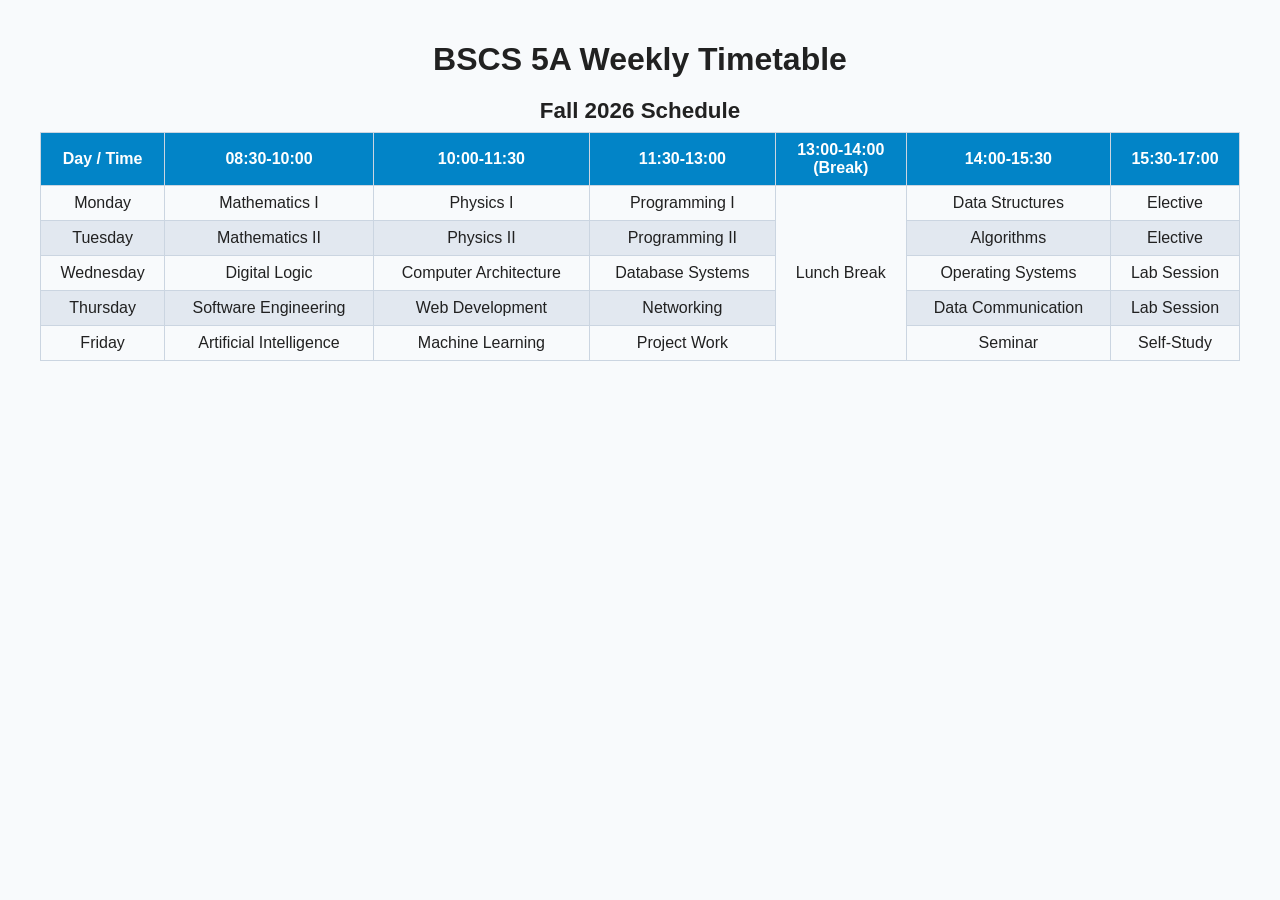
<file: timetable.html>
<!DOCTYPE html>
<html lang="en">
<head>
  <meta charset="UTF-8" />
  <meta name="viewport" content="width=device-width, initial-scale=1.0" />
  <title>BSCS 5A Timetable</title>
  <style>
    body {font-family: 'Inter', sans-serif; margin:0; padding:20px; background:#f8fafc; color:#212121;}
    h1 {text-align:center; margin-bottom:20px;}
    table {width:100%; border-collapse:collapse; margin:auto; max-width:1200px;}
    caption {font-size:1.4rem; margin-bottom:8px; font-weight:600;}
    th, td {border:1px solid #cbd5e1; padding:8px; text-align:center;}
    th {background:#0284c7; color:#fff;}
    tbody tr:nth-child(even) {background:#e2e8f0;}
  </style>
</head>
<body>
  <h1>BSCS 5A Weekly Timetable</h1>
  <table>
    <caption>Fall 2026 Schedule</caption>
    <thead>
      <tr>
        <th>Day / Time</th>
        <th>08:30‑10:00</th>
        <th>10:00‑11:30</th>
        <th>11:30‑13:00</th>
        <th>13:00‑14:00<br>(Break)</th>
        <th>14:00‑15:30</th>
        <th>15:30‑17:00</th>
      </tr>
    </thead>
    <tbody>
      <tr>
        <td>Monday</td>
        <td>Mathematics I</td>
        <td>Physics I</td>
        <td>Programming I</td>
        <td rowspan="5">Lunch Break</td>
        <td>Data Structures</td>
        <td>Elective</td>
      </tr>
      <tr>
        <td>Tuesday</td>
        <td>Mathematics II</td>
        <td>Physics II</td>
        <td>Programming II</td>
        <td>Algorithms</td>
        <td>Elective</td>
      </tr>
      <tr>
        <td>Wednesday</td>
        <td>Digital Logic</td>
        <td>Computer Architecture</td>
        <td>Database Systems</td>
        <td>Operating Systems</td>
        <td>Lab Session</td>
      </tr>
      <tr>
        <td>Thursday</td>
        <td>Software Engineering</td>
        <td>Web Development</td>
        <td>Networking</td>
        <td>Data Communication</td>
        <td>Lab Session</td>
      </tr>
      <tr>
        <td>Friday</td>
        <td>Artificial Intelligence</td>
        <td>Machine Learning</td>
        <td>Project Work</td>
        <td>Seminar</td>
        <td>Self‑Study</td>
      </tr>
    </tbody>
  </table>
</body>
</html>
</file>
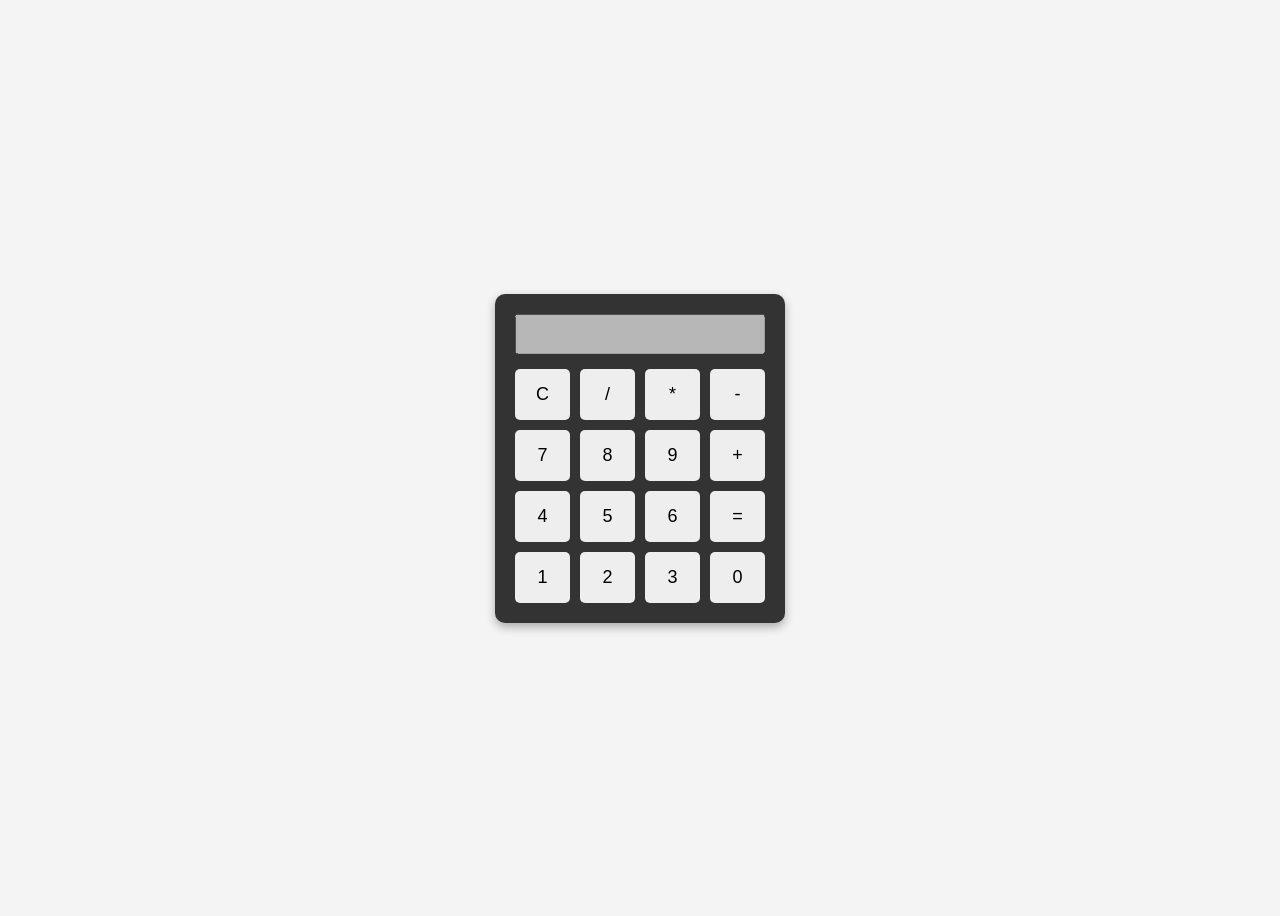
<file: full stack lab/calcu.html>
<!DOCTYPE html>
<html lang="en">
<head>
  <meta charset="UTF-8">
  <title>Basic Calculator</title>
  <style>
    /* Basic styling to center and shape the calculator */
    body {
      display: flex;
      justify-content: center;
      align-items: center;
      height: 100vh;
      font-family: Arial, sans-serif;
      background-color: #f4f4f4;
    }

    .calculator {
      width: 250px;
      padding: 20px;
      border-radius: 10px;
      background-color: #333;
      box-shadow: 0px 4px 10px rgba(0,0,0,0.3);
    }

    #display {
      width: 100%;
      height: 40px;
      font-size: 20px;
      text-align: right;
      margin-bottom: 15px;
      padding-right: 5px;
      box-sizing: border-box;
    }

    .buttons {
      display: grid;
      grid-template-columns: repeat(4, 1fr);
      gap: 10px;
    }

    button {
      padding: 15px;
      font-size: 18px;
      cursor: pointer;
      border: none;
      border-radius: 5px;
      background-color: #eee;
    }

    button:hover {
      background-color: #ccc;
    }
  </style>
</head>
<body>

  <div class="calculator">
    <!-- Screen -->
    <input type="text" id="display" disabled>
    
    <!-- Buttons -->
    <div class="buttons">
      <button onclick="clearDisplay()">C</button>
      <button onclick="appendValue('/')">/</button>
      <button onclick="appendValue('*')">*</button>
      <button onclick="appendValue('-')">-</button>
      
      <button onclick="appendValue('7')">7</button>
      <button onclick="appendValue('8')">8</button>
      <button onclick="appendValue('9')">9</button>
      <button onclick="appendValue('+')">+</button>

      <button onclick="appendValue('4')">4</button>
      <button onclick="appendValue('5')">5</button>
      <button onclick="appendValue('6')">6</button>
      <button onclick="calculate()">=</button>

      <button onclick="appendValue('1')">1</button>
      <button onclick="appendValue('2')">2</button>
      <button onclick="appendValue('3')">3</button>
      <button onclick="appendValue('0')">0</button>
    </div>
  </div>

  <script>
    const display = document.getElementById('display');

    // Adds numbers and symbols to the screen
    function appendValue(val) {
      display.value += val;
    }

    // Clears the screen
    function clearDisplay() {
      display.value = '';
    }

    // Calculates the result using JavaScript eval()
    function calculate() {
      try {
        display.value = eval(display.value);
      } catch (error) {
        display.value = 'Error';
      }
    }
  </script>

</body>
</html>
</file>
<file: styles.css>
/* ==========================================================================
   FACEBOOK HOME PAGE - AUTHENTIC REPLICA STYLESHEET
   Accurately styled with official Facebook Blue (#0866ff), layout metrics,
   crisp typography, interactive states, and cute besties aesthetic content.
   ========================================================================== */

:root {
  --fb-blue: #0866ff;
  --fb-blue-hover: #075ce0;
  --fb-blue-light: #e7f3ff;
  
  --bg-page: #f0f2f5;
  --bg-card: #ffffff;
  --bg-hover: #f2f2f2;
  --bg-input: #f0f2f5;
  --bg-comment: #f0f2f5;

  --text-primary: #050505;
  --text-secondary: #65676b;
  --text-muted: #8a8d91;

  --border-color: #e4e6eb;
  --border-light: #ced0d4;

  --badge-red: #e41e3f;

  /* Cute Bestie Pastel Accents */
  --insha-pink: #ec4899;
  --aniqa-purple: #8b5cf6;
  --sana-amber: #f59e0b;
  --wania-teal: #10b981;

  --radius-sm: 6px;
  --radius-md: 8px;
  --radius-lg: 10px;
  --radius-full: 9999px;

  --shadow-card: 0 1px 2px rgba(0, 0, 0, 0.1);
  --shadow-hover: 0 4px 12px rgba(0, 0, 0, 0.12);
  --shadow-nav: 0 2px 4px rgba(0, 0, 0, 0.08);

  --font-fb: -apple-system, BlinkMacSystemFont, 'Segoe UI', Roboto, Helvetica, Arial, sans-serif;
}

* {
  box-sizing: border-box;
  margin: 0;
  padding: 0;
  font-family: var(--font-fb);
}

body {
  background-color: var(--bg-page);
  color: var(--text-primary);
  line-height: 1.34;
  -webkit-font-smoothing: antialiased;
  overflow-x: hidden;
}

a {
  text-decoration: none;
  color: inherit;
}

button {
  background: none;
  border: none;
  cursor: pointer;
}

/* ==========================================================================
   ASSIGNMENT QUICK TASK BAR (Sticky Top Bar for Teacher / Reviewer)
   ========================================================================== */
.lab2-quick-bar {
  background: #1e293b;
  color: #ffffff;
  padding: 8px 20px;
  display: flex;
  align-items: center;
  justify-content: space-between;
  flex-wrap: wrap;
  gap: 12px;
  font-size: 0.85rem;
  z-index: 2000;
  position: relative;
  box-shadow: 0 1px 3px rgba(0,0,0,0.2);
}

.quick-bar-left {
  display: flex;
  align-items: center;
  gap: 10px;
}

.lab2-pill {
  background: #0866ff;
  color: #ffffff;
  font-size: 0.72rem;
  font-weight: 700;
  padding: 3px 8px;
  border-radius: 9999px;
  letter-spacing: 0.5px;
}

.quick-bar-title {
  font-size: 0.84rem;
  color: #e2e8f0;
}

.quick-bar-links {
  display: flex;
  align-items: center;
  gap: 6px;
  flex-wrap: wrap;
}

.q-link {
  color: #cbd5e1;
  font-size: 0.78rem;
  font-weight: 600;
  padding: 4px 10px;
  border-radius: var(--radius-sm);
  background: rgba(255, 255, 255, 0.08);
  transition: all 0.15s ease;
}

.q-link:hover {
  background: rgba(255, 255, 255, 0.18);
  color: #ffffff;
}

.q-link.active {
  background: #0866ff;
  color: #ffffff;
}

.q-link.hub-btn {
  background: #059669;
  color: #ffffff;
}

/* ==========================================================================
   AUTHENTIC FACEBOOK HEADER (56px Height, 3 Sections)
   ========================================================================== */
.fb-header {
  height: 56px;
  background: var(--bg-card);
  border-bottom: 1px solid var(--border-color);
  box-shadow: var(--shadow-nav);
  display: flex;
  align-items: center;
  justify-content: space-between;
  padding: 0 16px;
  position: sticky;
  top: 0;
  z-index: 1000;
}

/* Left Section: Logo & Search */
.fb-header-left {
  display: flex;
  align-items: center;
  gap: 10px;
  min-width: 280px;
}

.fb-logo {
  display: flex;
  align-items: center;
  justify-content: center;
  transition: transform 0.15s ease;
}

.fb-logo:hover {
  transform: scale(1.04);
}

.fb-search-bar {
  display: flex;
  align-items: center;
  gap: 8px;
  background: var(--bg-input);
  border-radius: var(--radius-full);
  padding: 9px 14px;
  width: 240px;
  transition: all 0.2s ease;
}

.fb-search-bar:focus-within {
  background: #ffffff;
  box-shadow: 0 0 0 2px var(--fb-blue);
}

.fb-search-bar input {
  border: none;
  background: transparent;
  outline: none;
  font-size: 0.93rem;
  color: var(--text-primary);
  width: 100%;
}

.fb-search-bar input::placeholder {
  color: var(--text-secondary);
}

/* Center Section: 5 Primary Nav Tabs */
.fb-header-center {
  display: flex;
  align-items: center;
  justify-content: center;
  height: 100%;
  flex: 1;
  max-width: 680px;
}

.nav-tab {
  height: 100%;
  width: 110px;
  max-width: 110px;
  display: flex;
  align-items: center;
  justify-content: center;
  position: relative;
  color: var(--text-secondary);
  border-radius: var(--radius-md);
  margin: 4px 2px;
  transition: background 0.15s ease, color 0.15s ease;
}

.nav-tab:hover {
  background: var(--bg-hover);
}

.nav-tab.active {
  color: var(--fb-blue);
}

.active-indicator {
  position: absolute;
  bottom: 0;
  left: 0;
  right: 0;
  height: 3px;
  background-color: var(--fb-blue);
  border-radius: 2px 2px 0 0;
}

/* Right Section: Action Circles & Profile */
.fb-header-right {
  display: flex;
  align-items: center;
  gap: 8px;
  min-width: 280px;
  justify-content: flex-end;
}

.circle-btn {
  width: 40px;
  height: 40px;
  border-radius: 50%;
  background: var(--bg-input);
  display: flex;
  align-items: center;
  justify-content: center;
  color: var(--text-primary);
  position: relative;
  transition: background 0.15s ease;
}

.circle-btn:hover {
  background: #e4e6eb;
}

.fb-badge {
  position: absolute;
  top: -3px;
  right: -3px;
  background: var(--badge-red);
  color: #ffffff;
  font-size: 0.72rem;
  font-weight: 700;
  padding: 1px 5px;
  border-radius: 10px;
  border: 2px solid #ffffff;
}

.user-chip-btn {
  display: flex;
  align-items: center;
  gap: 6px;
  padding: 3px 10px 3px 3px;
  border-radius: var(--radius-full);
  transition: background 0.15s ease;
}

.user-chip-btn:hover {
  background: var(--bg-hover);
}

.user-avatar-top {
  width: 34px;
  height: 34px;
  border-radius: 50%;
  object-fit: cover;
}

.user-chip-name {
  font-size: 0.88rem;
  font-weight: 600;
  color: var(--text-primary);
}

/* ==========================================================================
   MAIN 3-COLUMN LAYOUT
   ========================================================================= */
.fb-main-layout {
  display: flex;
  justify-content: space-between;
  width: 100%;
  max-width: 1920px;
  margin: 0 auto;
  padding: 16px 8px;
}

/* Left & Right Sidebars */
.fb-sidebar-left,
.fb-sidebar-right {
  width: 340px;
  flex-shrink: 0;
  position: sticky;
  top: 72px;
  height: calc(100vh - 80px);
  overflow-y: auto;
}

.sidebar-scrollable {
  padding: 8px;
}

.sidebar-row {
  display: flex;
  align-items: center;
  gap: 12px;
  padding: 8px 10px;
  border-radius: var(--radius-md);
  cursor: pointer;
  transition: background 0.15s ease;
  margin-bottom: 2px;
}

.sidebar-row:hover {
  background: var(--bg-hover);
}

.sidebar-avatar {
  width: 36px;
  height: 36px;
  border-radius: 50%;
  object-fit: cover;
}

.sidebar-row-info {
  display: flex;
  flex-direction: column;
}

.sidebar-row-title {
  font-size: 0.92rem;
  font-weight: 600;
  color: var(--text-primary);
}

.sidebar-row-sub {
  font-size: 0.75rem;
  color: var(--text-secondary);
}

.sidebar-icon-circle {
  width: 36px;
  height: 36px;
  border-radius: 50%;
  display: flex;
  align-items: center;
  justify-content: center;
  background: #e4e6eb;
}
.sidebar-icon-circle.blue { background: #e7f3ff; }
.sidebar-icon-circle.purple { background: #f3e8ff; }
.sidebar-icon-circle.pink { background: #ffe4e6; }
.sidebar-icon-circle.green { background: #d1fae5; }
.sidebar-icon-circle.amber { background: #fef3c7; }
.sidebar-icon-circle.red { background: #fee2e2; }

.sidebar-divider {
  height: 1px;
  background: var(--border-color);
  margin: 12px 10px;
}

.sidebar-heading {
  font-size: 0.88rem;
  font-weight: 700;
  color: var(--text-secondary);
  padding: 8px 10px 4px 10px;
}

.shortcut-thumb {
  width: 36px;
  height: 36px;
  border-radius: 8px;
  display: flex;
  align-items: center;
  justify-content: center;
  font-size: 1.1rem;
}
.shortcut-thumb.blue-grad { background: linear-gradient(135deg, #0284c7, #1e40af); }
.shortcut-thumb.pink-grad { background: linear-gradient(135deg, #ec4899, #be185d); }
.shortcut-thumb.purple-grad { background: linear-gradient(135deg, #8b5cf6, #5b21b6); }

.sidebar-footer-links {
  font-size: 0.72rem;
  color: var(--text-muted);
  padding: 16px 10px;
  display: flex;
  flex-direction: column;
  gap: 4px;
}

/* ==========================================================================
   CENTER COLUMN (Feeds, Stories, Posts)
   ========================================================================== */
.fb-feed-center {
  flex: 1;
  max-width: 680px;
  margin: 0 auto;
  padding: 0 12px;
}

/* FB Cards Base */
.fb-card {
  background: var(--bg-card);
  border-radius: var(--radius-md);
  box-shadow: var(--shadow-card);
  margin-bottom: 16px;
  border: 1px solid rgba(0, 0, 0, 0.05);
}

/* ==========================================================================
   STORIES TRAY
   Requirements:
   - Card 1: Roman's "Create story" tile (+ button)
   - Friend stories: Insha, Aniqa, Sana, Wania
   - NO Roman in friend stories!
   ========================================================================== */
.stories-tray {
  display: flex;
  gap: 8px;
  margin-bottom: 16px;
  overflow-x: auto;
  padding-bottom: 4px;
}

.stories-tray::-webkit-scrollbar {
  height: 6px;
}
.stories-tray::-webkit-scrollbar-thumb {
  background: #ced0d4;
  border-radius: 4px;
}

.story-tile {
  width: 120px;
  min-width: 120px;
  height: 200px;
  border-radius: var(--radius-lg);
  position: relative;
  overflow: hidden;
  cursor: pointer;
  box-shadow: var(--shadow-card);
  transition: transform 0.2s ease, box-shadow 0.2s ease;
  user-select: none;
}

.story-tile:hover {
  transform: translateY(-2px);
  box-shadow: var(--shadow-hover);
}

.story-tile:hover .story-background-img {
  transform: scale(1.04);
}

/* Create Story Tile */
.create-story-tile {
  background: var(--bg-card);
  display: flex;
  flex-direction: column;
}

.create-story-img-wrap {
  height: 140px;
  width: 100%;
  overflow: hidden;
  background: #000;
}

.create-story-img-wrap img {
  width: 100%;
  height: 100%;
  object-fit: cover;
  transition: transform 0.2s ease;
}

.create-story-tile:hover .create-story-img-wrap img {
  transform: scale(1.05);
}

.create-story-bottom {
  height: 60px;
  background: var(--bg-card);
  display: flex;
  flex-direction: column;
  align-items: center;
  justify-content: flex-end;
  padding-bottom: 8px;
  position: relative;
}

.create-story-plus-btn {
  position: absolute;
  top: -18px;
  width: 36px;
  height: 36px;
  background: var(--fb-blue);
  border: 4px solid var(--bg-card);
  border-radius: 50%;
  display: flex;
  align-items: center;
  justify-content: center;
}

.create-story-text {
  font-size: 0.8rem;
  font-weight: 700;
  color: var(--text-primary);
}

/* Friend Stories */
.story-background-img {
  width: 100%;
  height: 100%;
  object-fit: cover;
  position: absolute;
  top: 0;
  left: 0;
  transition: transform 0.3s ease;
}

.story-overlay-gradient {
  position: absolute;
  inset: 0;
  background: linear-gradient(180deg, rgba(0, 0, 0, 0.35) 0%, rgba(0, 0, 0, 0) 35%, rgba(0, 0, 0, 0.75) 100%);
}

.story-avatar-ring {
  position: absolute;
  top: 10px;
  left: 10px;
  width: 40px;
  height: 40px;
  border-radius: 50%;
  border: 3px solid var(--fb-blue);
  background: #ffffff;
  padding: 1px;
  display: flex;
  align-items: center;
  justify-content: center;
  z-index: 2;
}

.story-avatar {
  width: 100%;
  height: 100%;
  border-radius: 50%;
  display: flex;
  align-items: center;
  justify-content: center;
  color: #ffffff;
  font-weight: 800;
  font-size: 1rem;
}

.insha-avatar { background: linear-gradient(135deg, #ec4899, #be185d); }
.aniqa-avatar { background: linear-gradient(135deg, #8b5cf6, #6d28d9); }
.sana-avatar { background: linear-gradient(135deg, #f59e0b, #d97706); }
.wania-avatar { background: linear-gradient(135deg, #10b981, #059669); }
.default-avatar { background: linear-gradient(135deg, #64748b, #334155); }

.story-author-name {
  position: absolute;
  bottom: 10px;
  left: 10px;
  right: 10px;
  color: #ffffff;
  font-size: 0.8rem;
  font-weight: 700;
  text-shadow: 0 1px 3px rgba(0, 0, 0, 0.8);
  line-height: 1.2;
  z-index: 2;
}

/* ==========================================================================
   "WHAT'S ON YOUR MIND?" CREATE POST CARD
   ========================================================================== */
.create-post-card {
  padding: 12px 16px 8px 16px;
}

.create-post-top-row {
  display: flex;
  align-items: center;
  gap: 10px;
}

.post-user-avatar {
  width: 40px;
  height: 40px;
  border-radius: 50%;
  object-fit: cover;
}

.mind-input-btn {
  flex: 1;
  background: var(--bg-input);
  border-radius: var(--radius-full);
  padding: 10px 16px;
  text-align: left;
  color: var(--text-secondary);
  font-size: 0.93rem;
  transition: background 0.15s ease;
}

.mind-input-btn:hover {
  background: #e4e6eb;
}

.post-divider {
  height: 1px;
  background: var(--border-color);
  margin: 12px 0 6px 0;
}

.create-post-actions-row {
  display: flex;
  align-items: center;
  justify-content: space-around;
}

.action-item-btn {
  flex: 1;
  display: flex;
  align-items: center;
  justify-content: center;
  gap: 8px;
  padding: 8px 12px;
  border-radius: var(--radius-md);
  font-size: 0.88rem;
  font-weight: 600;
  color: var(--text-secondary);
  transition: background 0.15s ease;
}

.action-item-btn:hover {
  background: var(--bg-hover);
}

/* ==========================================================================
   FEED POST CARDS (Authentic Facebook Post Component)
   ========================================================================== */
.post-card {
  padding: 12px 0;
}

.post-header {
  display: flex;
  align-items: center;
  justify-content: space-between;
  padding: 0 16px 10px 16px;
}

.post-author-wrap {
  display: flex;
  align-items: center;
  gap: 10px;
}

.avatar-ring-sm {
  width: 40px;
  height: 40px;
  border-radius: 50%;
}

.post-avatar {
  width: 40px;
  height: 40px;
  border-radius: 50%;
  object-fit: cover;
  display: flex;
  align-items: center;
  justify-content: center;
  color: #ffffff;
  font-weight: 700;
}

.post-author-details {
  display: flex;
  flex-direction: column;
}

.post-author-name {
  font-size: 0.93rem;
  font-weight: 700;
  color: var(--text-primary);
  line-height: 1.25;
}

.post-author-name a:hover {
  text-decoration: underline;
}

.post-tag-with {
  font-weight: 400;
  color: var(--text-secondary);
}

.post-mood {
  font-weight: 500;
  color: var(--text-secondary);
  font-size: 0.88rem;
}

.post-timestamp-row {
  display: flex;
  align-items: center;
  gap: 4px;
  font-size: 0.78rem;
  color: var(--text-secondary);
  margin-top: 2px;
}

.bullet {
  font-weight: 700;
}

.post-menu-btn {
  font-size: 1.2rem;
  font-weight: 700;
  color: var(--text-secondary);
  cursor: pointer;
  padding: 4px 8px;
  border-radius: 50%;
  transition: background 0.15s ease;
}

.post-menu-btn:hover {
  background: var(--bg-hover);
}

/* Post Text Content */
.post-text-body {
  font-size: 0.95rem;
  color: var(--text-primary);
  line-height: 1.45;
  padding: 0 16px 12px 16px;
}

/* Post Media Container */
.post-media-container {
  width: 100%;
  background: #000;
  max-height: 540px;
  overflow: hidden;
  display: flex;
  align-items: center;
  justify-content: center;
}

.post-image {
  width: 100%;
  height: auto;
  max-height: 540px;
  object-fit: contain;
  display: block;
}

/* Engagement Summary */
.post-engagement-stats {
  display: flex;
  align-items: center;
  justify-content: space-between;
  padding: 10px 16px;
  font-size: 0.85rem;
  color: var(--text-secondary);
}

.reactions-summary {
  display: flex;
  align-items: center;
  gap: 3px;
}

.reaction-bubble {
  font-size: 1rem;
  line-height: 1;
}

.reactions-count-text {
  margin-left: 4px;
}

.comments-shares-summary {
  display: flex;
  align-items: center;
  gap: 4px;
}

/* Post Actions Bar */
.post-actions-bar {
  display: flex;
  align-items: center;
  justify-content: space-around;
  border-top: 1px solid var(--border-color);
  border-bottom: 1px solid var(--border-color);
  padding: 4px 16px;
  margin: 0 16px;
}

.post-action-btn {
  flex: 1;
  display: flex;
  align-items: center;
  justify-content: center;
  gap: 8px;
  padding: 8px 12px;
  border-radius: var(--radius-sm);
  color: var(--text-secondary);
  font-size: 0.9rem;
  font-weight: 600;
  transition: background 0.15s ease, color 0.15s ease;
}

.post-action-btn:hover {
  background: var(--bg-hover);
}

.post-action-btn.liked {
  color: var(--fb-blue);
}

/* Comments Section */
.post-comments-container {
  padding: 12px 16px 4px 16px;
  display: flex;
  flex-direction: column;
  gap: 10px;
}

.comment-item {
  display: flex;
  align-items: flex-start;
  gap: 8px;
}

.comment-avatar {
  width: 32px;
  height: 32px;
  border-radius: 50%;
  object-fit: cover;
  flex-shrink: 0;
  display: flex;
  align-items: center;
  justify-content: center;
  color: #ffffff;
  font-weight: 700;
  font-size: 0.85rem;
}

.comment-bubble {
  background: var(--bg-comment);
  border-radius: 18px;
  padding: 8px 14px;
  max-width: 88%;
}

.comment-author-name {
  font-size: 0.82rem;
  font-weight: 700;
  color: var(--text-primary);
  margin-bottom: 2px;
}

.comment-body-text {
  font-size: 0.88rem;
  color: var(--text-primary);
  line-height: 1.35;
}

/* Write a comment */
.write-comment-row {
  display: flex;
  align-items: center;
  gap: 8px;
  margin-top: 4px;
}

.write-comment-avatar {
  width: 32px;
  height: 32px;
  border-radius: 50%;
  object-fit: cover;
}

.write-comment-box {
  flex: 1;
  display: flex;
  align-items: center;
  background: var(--bg-comment);
  border-radius: var(--radius-full);
  padding: 8px 12px;
  gap: 8px;
}

.write-comment-box input {
  flex: 1;
  border: none;
  background: transparent;
  outline: none;
  font-size: 0.88rem;
  color: var(--text-primary);
}

.comment-input-icons {
  display: flex;
  align-items: center;
  gap: 8px;
  color: var(--text-secondary);
  font-size: 0.85rem;
  cursor: pointer;
}

/* ==========================================================================
   RIGHT SIDEBAR: Sponsored, Birthdays & Contacts
   ========================================================================== */
.right-section {
  padding: 4px 8px;
}

.right-heading {
  font-size: 0.98rem;
  font-weight: 700;
  color: var(--text-secondary);
  margin-bottom: 10px;
}

.sponsored-item {
  display: flex;
  align-items: center;
  gap: 12px;
  padding: 8px;
  border-radius: var(--radius-md);
  transition: background 0.15s ease;
  margin-bottom: 8px;
}

.sponsored-item:hover {
  background: var(--bg-hover);
}

.sponsored-thumbnail {
  width: 90px;
  height: 90px;
  border-radius: var(--radius-md);
  object-fit: cover;
  flex-shrink: 0;
}

.sponsored-info {
  display: flex;
  flex-direction: column;
  gap: 4px;
}

.sponsored-title {
  font-size: 0.88rem;
  font-weight: 600;
  color: var(--text-primary);
  line-height: 1.3;
}

.sponsored-domain {
  font-size: 0.75rem;
  color: var(--text-secondary);
}

/* Birthday Card */
.birthday-row {
  display: flex;
  align-items: center;
  gap: 12px;
  padding: 8px;
  border-radius: var(--radius-md);
  transition: background 0.15s ease;
}

.birthday-row:hover {
  background: var(--bg-hover);
}

.birthday-gift-icon {
  font-size: 1.6rem;
}

.birthday-text {
  font-size: 0.85rem;
  color: var(--text-primary);
  line-height: 1.3;
}

/* Contacts Header */
.contacts-header-row {
  display: flex;
  align-items: center;
  justify-content: space-between;
  margin-bottom: 8px;
}

.contacts-actions {
  display: flex;
  gap: 12px;
  color: var(--text-secondary);
  font-size: 0.95rem;
  cursor: pointer;
}

.contacts-list {
  display: flex;
  flex-direction: column;
  gap: 2px;
}

.contact-item {
  display: flex;
  align-items: center;
  gap: 12px;
  padding: 8px;
  border-radius: var(--radius-md);
  cursor: pointer;
  transition: background 0.15s ease;
}

.contact-item:hover {
  background: var(--bg-hover);
}

.contact-avatar-wrap {
  position: relative;
  width: 36px;
  height: 36px;
}

.contact-avatar {
  width: 36px;
  height: 36px;
  border-radius: 50%;
  display: flex;
  align-items: center;
  justify-content: center;
  color: #ffffff;
  font-weight: 700;
  font-size: 0.95rem;
}

.online-dot {
  position: absolute;
  bottom: 0;
  right: 0;
  width: 10px;
  height: 10px;
  background-color: #31a24c;
  border: 2px solid var(--bg-card);
  border-radius: 50%;
}

.contact-name {
  font-size: 0.9rem;
  font-weight: 600;
  color: var(--text-primary);
}

.group-avatar-icon {
  width: 36px;
  height: 36px;
  border-radius: 50%;
  background: #e4e6eb;
  display: flex;
  align-items: center;
  justify-content: center;
  font-size: 1.1rem;
}

/* ==========================================================================
   STORY VIEWER MODAL
   ========================================================================== */
.story-modal-overlay {
  position: fixed;
  inset: 0;
  background: rgba(0, 0, 0, 0.88);
  z-index: 3000;
  display: flex;
  align-items: center;
  justify-content: center;
  backdrop-filter: blur(8px);
}

.story-modal-box {
  width: 380px;
  max-width: 95vw;
  height: 600px;
  max-height: 90vh;
  border-radius: var(--radius-lg);
  overflow: hidden;
  position: relative;
  background: #111;
  display: flex;
  flex-direction: column;
  box-shadow: 0 10px 30px rgba(0,0,0,0.5);
}

.modal-close-btn {
  position: absolute;
  top: 16px;
  right: 16px;
  color: #ffffff;
  font-size: 1.3rem;
  z-index: 10;
  background: rgba(0,0,0,0.5);
  width: 36px;
  height: 36px;
  border-radius: 50%;
  display: flex;
  align-items: center;
  justify-content: center;
}

.story-progress-bar {
  height: 4px;
  background: rgba(255, 255, 255, 0.3);
  position: absolute;
  top: 8px;
  left: 12px;
  right: 12px;
  border-radius: 2px;
  overflow: hidden;
  z-index: 10;
}

.story-progress-fill {
  height: 100%;
  background: #ffffff;
  width: 0%;
  transition: width 0.1s linear;
}

.story-modal-header {
  position: absolute;
  top: 20px;
  left: 16px;
  z-index: 10;
}

.story-modal-user {
  display: flex;
  align-items: center;
  gap: 10px;
}

.modal-author-name {
  color: #ffffff;
  font-size: 0.9rem;
  font-weight: 700;
  text-shadow: 0 1px 3px rgba(0,0,0,0.8);
}

.modal-story-time {
  color: #d1d5db;
  font-size: 0.72rem;
}

.story-modal-media {
  flex: 1;
  width: 100%;
  display: flex;
  align-items: center;
  justify-content: center;
  background: #000;
}

.story-modal-media img {
  width: 100%;
  height: 100%;
  object-fit: cover;
}

.story-modal-caption {
  position: absolute;
  bottom: 24px;
  left: 16px;
  right: 16px;
  background: rgba(0, 0, 0, 0.65);
  color: #ffffff;
  padding: 10px 14px;
  border-radius: var(--radius-md);
  font-size: 0.9rem;
  font-weight: 600;
  text-align: center;
}

/* ==========================================================================
   MINI CHAT DOCK (Bottom Right Messenger Box)
   ========================================================================== */
.chat-dock {
  position: fixed;
  bottom: 0;
  right: 70px;
  width: 320px;
  background: var(--bg-card);
  border-radius: 10px 10px 0 0;
  box-shadow: 0 -2px 16px rgba(0, 0, 0, 0.15);
  border: 1px solid var(--border-color);
  border-bottom: none;
  z-index: 2500;
  display: flex;
  flex-direction: column;
}

.chat-header {
  background: #ffffff;
  padding: 10px 14px;
  border-bottom: 1px solid var(--border-color);
  border-radius: 10px 10px 0 0;
  display: flex;
  align-items: center;
  justify-content: space-between;
}

.chat-user-info {
  display: flex;
  align-items: center;
}

.chat-name {
  font-size: 0.9rem;
  font-weight: 700;
}

.chat-btn {
  cursor: pointer;
  font-size: 0.95rem;
  color: var(--text-secondary);
}

.chat-messages {
  height: 250px;
  padding: 12px;
  overflow-y: auto;
  display: flex;
  flex-direction: column;
  gap: 8px;
  background: #f8fafc;
}

.chat-bubble {
  max-width: 80%;
  padding: 8px 12px;
  border-radius: 18px;
  font-size: 0.85rem;
  line-height: 1.35;
}

.chat-bubble.received {
  background: #e4e6eb;
  color: var(--text-primary);
  align-self: flex-start;
  border-bottom-left-radius: 4px;
}

.chat-bubble.sent {
  background: var(--fb-blue);
  color: #ffffff;
  align-self: flex-end;
  border-bottom-right-radius: 4px;
}

.chat-input-row {
  display: flex;
  align-items: center;
  padding: 8px 10px;
  border-top: 1px solid var(--border-color);
  background: #ffffff;
  gap: 8px;
}

.chat-input-row input {
  flex: 1;
  border: none;
  background: var(--bg-input);
  padding: 8px 12px;
  border-radius: var(--radius-full);
  outline: none;
  font-size: 0.85rem;
}

.chat-send-btn {
  background: var(--fb-blue);
  color: #ffffff;
  border-radius: 50%;
  width: 32px;
  height: 32px;
  display: flex;
  align-items: center;
  justify-content: center;
  font-size: 0.85rem;
}

/* ==========================================================================
   RESPONSIVE LAYOUT QUERIES
   ========================================================================== */
@media (max-width: 1200px) {
  .fb-sidebar-left {
    width: 80px;
  }
  .sidebar-row-title, .sidebar-row-sub, .sidebar-heading, .sidebar-footer-links {
    display: none;
  }
}

@media (max-width: 900px) {
  .fb-sidebar-right {
    display: none;
  }
}

@media (max-width: 768px) {
  .fb-sidebar-left {
    display: none;
  }
  .fb-search-bar {
    width: 40px;
    padding: 10px;
  }
  .fb-search-bar input {
    display: none;
  }
  .user-chip-name {
    display: none;
  }
  .fb-header-left, .fb-header-right {
    min-width: auto;
  }
}
</file>
<file: ieee-paper.css>
/* ================================================================
   IEEE Conference Paper Template — CSS
   style.css — Created for Web Development Lab 2 (Task 5)
   Student: Roman Fatima (241878) · BSCS 5A · Air University
   
   Faithfully reproduces the IEEE US-letter conference paper layout:
   - 8.5" × 11" page dimensions
   - Two-column body text (3.25" columns, 0.33" gutter)
   - Times New Roman equivalent font family
   - IEEE-standard margins, spacing, and heading hierarchy
   ================================================================ */

/* ── Reset & Base ── */
*, *::before, *::after {
  margin: 0;
  padding: 0;
  box-sizing: border-box;
}

html {
  font-size: 10pt;
}

body {
  font-family: 'Times New Roman', Times, 'Liberation Serif', Georgia, serif;
  background: #e8e8e8;
  color: #000;
  line-height: 1.15;
  -webkit-font-smoothing: auto;
}

/* ── Lab Navigation Top Banner ── */
.lab-nav-top {
  position: sticky;
  top: 0;
  z-index: 1000;
  background: #0f172a;
  border-bottom: 1px solid rgba(255, 255, 255, 0.1);
  padding: 10px 24px;
  display: flex;
  align-items: center;
  justify-content: space-between;
  flex-wrap: wrap;
  gap: 12px;
  font-family: -apple-system, BlinkMacSystemFont, 'Segoe UI', Roboto, sans-serif;
  color: #f1f5f9;
  box-shadow: 0 4px 16px rgba(0, 0, 0, 0.25);
}

.lab-nav-left {
  display: flex;
  align-items: center;
  gap: 12px;
}

.lab-nav-badge {
  background: linear-gradient(135deg, #10b981, #06b6d4);
  color: #fff;
  font-size: 0.72rem;
  font-weight: 700;
  padding: 4px 10px;
  border-radius: 6px;
  letter-spacing: 0.5px;
  text-transform: uppercase;
}

.lab-nav-title {
  font-size: 0.88rem;
  color: #cbd5e1;
}

.lab-nav-title strong {
  color: #f8fafc;
}

.lab-nav-links {
  display: flex;
  align-items: center;
  gap: 8px;
  flex-wrap: wrap;
}

.nav-btn {
  font-size: 0.78rem;
  font-weight: 600;
  color: #94a3b8;
  text-decoration: none;
  padding: 6px 12px;
  border-radius: 6px;
  border: 1px solid rgba(255, 255, 255, 0.08);
  background: rgba(255, 255, 255, 0.04);
  transition: all 0.2s ease;
}

.nav-btn:hover {
  background: rgba(255, 255, 255, 0.12);
  color: #ffffff;
  border-color: rgba(255, 255, 255, 0.2);
}

.nav-btn.active {
  background: #10b981;
  color: #ffffff;
  border-color: #10b981;
}

/* ── Paper Container (US Letter: 8.5in × 11in) ── */
.ieee-paper {
  width: 8.5in;
  min-height: 11in;
  margin: 20px auto;
  padding: 0.75in 0.63in 1in 0.63in;
  background: #fff;
  box-shadow: 0 2px 20px rgba(0, 0, 0, 0.15);
}

/* ── Paper Header (Title) ── */
.paper-header {
  text-align: center;
  margin-bottom: 12pt;
}

.paper-title {
  font-size: 24pt;
  font-weight: normal;
  line-height: 1.15;
  margin-bottom: 4pt;
}

.paper-subtitle-note {
  font-size: 8pt;
  line-height: 1.3;
  margin-top: 2pt;
}

.style-note {
  font-size: 8pt;
  font-style: italic;
  color: #444;
  font-weight: normal;
}

/* ── Authors Block ── */
.authors-block {
  display: grid;
  grid-template-columns: repeat(3, 1fr);
  gap: 6pt 12pt;
  text-align: center;
  margin-bottom: 18pt;
  padding-bottom: 6pt;
}

.author-col {
  font-size: 9pt;
  line-height: 1.35;
}

.author-line {
  font-size: 9pt;
  margin-bottom: 1pt;
}

.author-line-label {
  display: none; /* Hide label prefix for clean rendering */
}

.author-affil {
  font-size: 9pt;
  margin-bottom: 0;
  line-height: 1.3;
}

.author-detail {
  font-size: 9pt;
  line-height: 1.3;
}

sup {
  font-size: 0.65em;
  vertical-align: super;
  line-height: 0;
}

sub {
  font-size: 0.65em;
  vertical-align: sub;
  line-height: 0;
}

/* ── Two-Column Body Layout ── */
.two-col-body {
  column-count: 2;
  column-gap: 0.33in;
  column-rule: none;
  text-align: justify;
  font-size: 10pt;
  line-height: 1.15;
  orphans: 3;
  widows: 3;
}

/* ── Abstract ── */
.abstract-section {
  break-inside: avoid;
  margin-bottom: 10pt;
}

.run-in-head {
  display: inline;
  font-size: 9pt;
  font-weight: bold;
}

.abstract-text {
  display: inline;
  font-size: 9pt;
  font-style: italic;
}

.critical-note {
  font-size: 9pt;
  margin-top: 6pt;
}

/* ── Keywords ── */
.keywords-section {
  margin-bottom: 12pt;
  break-inside: avoid;
}

.keywords-text {
  display: inline;
  font-size: 9pt;
}

/* ── Section Headings (Heading 1 — Uppercase Roman Numerals style) ── */
.body-section {
  margin-bottom: 10pt;
}

.section-heading {
  font-size: 10pt;
  font-weight: normal;
  text-align: center;
  text-transform: uppercase;
  margin-top: 12pt;
  margin-bottom: 6pt;
  font-variant: small-caps;
}

/* ── Subsection Headings (Heading 2 — Italic) ── */
.subsection-heading {
  font-size: 10pt;
  font-weight: normal;
  font-style: italic;
  margin-top: 8pt;
  margin-bottom: 4pt;
}

/* ── Component Headings (Acknowledgment, References — Heading 5) ── */
.component-heading {
  font-size: 10pt;
  font-weight: normal;
  text-align: center;
  text-transform: uppercase;
  font-variant: small-caps;
  margin-top: 12pt;
  margin-bottom: 6pt;
}

/* ── Body Paragraphs ── */
.body-section p {
  text-indent: 0.25in;
  margin-bottom: 4pt;
  font-size: 10pt;
  line-height: 1.15;
}

.body-section p:first-of-type {
  text-indent: 0.25in;
}

/* ── Funding Box (Aside) ── */
.funding-box {
  border: 1px solid #888;
  padding: 6pt 8pt;
  margin: 8pt 0;
  font-size: 8pt;
  line-height: 1.3;
  text-align: left;
  break-inside: avoid;
}

.funding-box p {
  text-indent: 0;
  font-size: 8pt;
  margin: 0;
}

/* ── Equation Block ── */
.equation-block {
  display: flex;
  align-items: center;
  justify-content: center;
  margin: 8pt 0;
  position: relative;
  break-inside: avoid;
}

.equation {
  text-indent: 0;
  text-align: center;
  font-size: 10pt;
  font-style: italic;
  margin: 0;
  flex: 1;
}

.eq-number {
  position: absolute;
  right: 0;
  font-size: 10pt;
}

/* ── Table ── */
.table-wrap {
  break-inside: avoid;
  margin: 10pt 0;
}

.table-title {
  text-indent: 0 !important;
  text-align: center;
  font-size: 8pt;
  font-variant: small-caps;
  font-weight: normal;
  margin-bottom: 4pt;
}

.ieee-table {
  width: 100%;
  border-collapse: collapse;
  font-size: 8pt;
  line-height: 1.3;
  margin-bottom: 4pt;
}

.ieee-table th,
.ieee-table td {
  border: 1px solid #000;
  padding: 2pt 4pt;
  text-align: center;
  vertical-align: middle;
}

.table-head {
  background: #d4d4d8;
  font-weight: bold;
  font-size: 8pt;
}

.table-col-head {
  background: #e4e4e8;
  font-weight: bold;
  font-size: 7pt;
}

.table-footnote {
  font-size: 6pt;
  text-indent: 0 !important;
  margin-top: 2pt;
  text-align: left;
}

/* ── Figure ── */
.figure-wrap {
  break-inside: avoid;
  margin: 10pt 0;
  text-align: center;
}

.figure-placeholder {
  width: 100%;
  height: 80pt;
  border: 1px solid #999;
  display: flex;
  align-items: center;
  justify-content: center;
  background: #fafafa;
  font-size: 8pt;
  color: #888;
  margin-bottom: 4pt;
}

.figure-caption {
  text-indent: 0 !important;
  font-size: 8pt;
  text-align: center;
}

/* ── References ── */
.references-section {
  break-inside: auto;
}

.ref-instructions {
  font-size: 9pt;
  text-indent: 0.25in;
  margin-bottom: 4pt;
}

.reference-list {
  list-style: none;
  counter-reset: ref-counter;
  padding: 0;
  font-size: 8pt;
  line-height: 1.35;
}

.reference-list li {
  counter-increment: ref-counter;
  text-indent: -16pt;
  padding-left: 16pt;
  margin-bottom: 3pt;
}

.reference-list li::before {
  content: "[" counter(ref-counter) "]  ";
  font-weight: normal;
}

/* ── Footer (IEEE notice) ── */
.ieee-footer {
  margin-top: 12pt;
  padding-top: 6pt;
  border-top: 0.5pt solid #ccc;
  font-size: 7pt;
  text-align: center;
  color: #666;
  line-height: 1.4;
  column-span: all;
}

/* ── Lab Submission Credit ── */
.lab-credit {
  margin-top: 8pt;
  text-align: center;
  font-size: 8pt;
  color: #888;
  line-height: 1.4;
  padding-top: 6pt;
  border-top: 0.5pt dashed #ccc;
}

.lab-credit strong {
  color: #333;
}

/* ── Print Styles ── */
@media print {
  body {
    background: #fff;
  }

  .ieee-paper {
    box-shadow: none;
    margin: 0;
    padding: 0.75in 0.63in 1in 0.63in;
  }

  .lab-nav-top,
  .lab-credit {
    display: none !important;
  }
}

/* ── Screen Responsiveness (for viewing on smaller screens) ── */
@media screen and (max-width: 900px) {
  .ieee-paper {
    width: 100%;
    padding: 20px;
    min-height: auto;
  }

  .two-col-body {
    column-count: 1;
  }

  .authors-block {
    grid-template-columns: repeat(2, 1fr);
  }
}

@media screen and (max-width: 500px) {
  .authors-block {
    grid-template-columns: 1fr;
  }

  html {
    font-size: 9pt;
  }
}
</file>
<file: portfolio.css>
/* ==========================================================================
   Task 3: 2-Column Developer Portfolio Stylesheet
   Crafted for Roman Fatima (BSCS 5A · Air University)
   Features: Fixed 2-Column Desktop Grid, Sticky Profile Sidebar, Rich Project Cards
   ========================================================================== */

:root {
  --font-main: 'Plus Jakarta Sans', -apple-system, BlinkMacSystemFont, sans-serif;
  --font-heading: 'Outfit', sans-serif;

  --bg-page: #f8fafc;
  --bg-card: #ffffff;
  --bg-subtle: #f1f5f9;

  --primary-blue: #0284c7;
  --primary-dark: #0369a1;
  --accent-pink: #ec4899;
  --accent-purple: #8b5cf6;

  --text-primary: #0f172a;
  --text-secondary: #475569;
  --text-muted: #94a3b8;

  --border-color: #e2e8f0;
  --border-light: #f1f5f9;

  --radius-sm: 8px;
  --radius-md: 14px;
  --radius-lg: 20px;
  --radius-full: 9999px;

  --shadow-sm: 0 1px 3px rgba(0, 0, 0, 0.05);
  --shadow-md: 0 4px 6px -1px rgba(0, 0, 0, 0.07), 0 2px 4px -1px rgba(0, 0, 0, 0.04);
  --shadow-lg: 0 10px 15px -3px rgba(0, 0, 0, 0.08), 0 4px 6px -2px rgba(0, 0, 0, 0.03);
}

* {
  box-sizing: border-box;
  margin: 0;
  padding: 0;
}

body {
  font-family: var(--font-main);
  background-color: var(--bg-page);
  color: var(--text-primary);
  line-height: 1.6;
  -webkit-font-smoothing: antialiased;
}

a {
  text-decoration: none;
  color: inherit;
}

/* ==========================================================================
   TOP LAB NAVIGATION BAR
   ========================================================================== */
.lab-nav {
  background: #ffffff;
  border-bottom: 1px solid var(--border-color);
  padding: 10px 24px;
  display: flex;
  align-items: center;
  justify-content: space-between;
  flex-wrap: wrap;
  gap: 12px;
  position: sticky;
  top: 0;
  z-index: 1000;
  box-shadow: 0 1px 2px rgba(0,0,0,0.03);
}

.lab-nav-left {
  display: flex;
  align-items: center;
  gap: 10px;
}

.lab-badge {
  background: var(--primary-blue);
  color: #ffffff;
  font-size: 0.75rem;
  font-weight: 700;
  padding: 4px 10px;
  border-radius: var(--radius-full);
  text-transform: uppercase;
  letter-spacing: 0.5px;
}

.lab-nav-title {
  font-family: var(--font-heading);
  font-weight: 600;
  font-size: 0.95rem;
  color: var(--text-primary);
}

.lab-nav-links {
  display: flex;
  align-items: center;
  gap: 6px;
  flex-wrap: wrap;
}

.nav-btn {
  font-size: 0.82rem;
  font-weight: 600;
  color: var(--text-secondary);
  padding: 6px 12px;
  border-radius: var(--radius-sm);
  background: #f1f5f9;
  transition: all 0.2s ease;
}

.nav-btn:hover {
  background: #e2e8f0;
  color: #0f172a;
}

.nav-btn.active {
  background: var(--primary-blue);
  color: #ffffff;
}

/* ==========================================================================
   2-COLUMN PORTFOLIO LAYOUT (Strict 2-Column Specification)
   ========================================================================== */
.portfolio-container {
  display: grid;
  grid-template-columns: 360px 1fr;
  gap: 32px;
  max-width: 1360px;
  margin: 32px auto;
  padding: 0 24px;
  align-items: start;
}

/* ==========================================================================
   COLUMN 1 (LEFT): STICKY PROFILE SIDEBAR
   ========================================================================== */
.col-left-sidebar {
  position: sticky;
  top: 76px;
}

.sidebar-inner-card {
  background: var(--bg-card);
  border: 1px solid var(--border-color);
  border-radius: var(--radius-lg);
  padding: 30px 24px;
  box-shadow: var(--shadow-sm);
  text-align: center;
}

.profile-avatar-wrap {
  position: relative;
  width: 140px;
  height: 140px;
  margin: 0 auto 16px auto;
}

.profile-photo {
  width: 100%;
  height: 100%;
  border-radius: 50%;
  object-fit: cover;
  border: 4px solid #ffffff;
  box-shadow: 0 4px 16px rgba(2, 132, 199, 0.2);
}

.status-indicator {
  position: absolute;
  bottom: 8px;
  right: 12px;
  width: 18px;
  height: 18px;
  border-radius: 50%;
  background: #10b981;
  border: 3px solid #ffffff;
}

.profile-name {
  font-family: var(--font-heading);
  font-size: 1.6rem;
  font-weight: 800;
  color: var(--text-primary);
  margin-bottom: 2px;
}

.profile-handle {
  font-size: 0.82rem;
  font-weight: 600;
  color: var(--text-muted);
  margin-bottom: 8px;
}

.profile-title {
  font-size: 0.9rem;
  color: var(--text-secondary);
  line-height: 1.4;
  margin-bottom: 12px;
}

.dept-badge {
  display: inline-block;
  background: #e0f2fe;
  color: #0369a1;
  font-size: 0.78rem;
  font-weight: 700;
  padding: 4px 12px;
  border-radius: var(--radius-full);
}

.divider {
  height: 1px;
  background: var(--border-color);
  margin: 20px 0;
}

/* Contact List */
.contact-list {
  display: flex;
  flex-direction: column;
  gap: 12px;
  text-align: left;
}

.contact-item {
  display: flex;
  align-items: center;
  gap: 12px;
}

.contact-icon {
  font-size: 1.1rem;
  width: 36px;
  height: 36px;
  border-radius: var(--radius-sm);
  background: var(--bg-subtle);
  display: flex;
  align-items: center;
  justify-content: center;
  flex-shrink: 0;
}

.contact-info {
  display: flex;
  flex-direction: column;
  overflow: hidden;
}

.contact-label {
  font-size: 0.72rem;
  font-weight: 600;
  color: var(--text-muted);
  text-transform: uppercase;
}

.contact-val {
  font-size: 0.85rem;
  color: var(--text-primary);
  font-weight: 600;
  white-space: nowrap;
  overflow: hidden;
  text-overflow: ellipsis;
}

.contact-val:hover {
  color: var(--primary-blue);
}

/* Sub Headings */
.sub-heading {
  font-family: var(--font-heading);
  font-size: 1rem;
  font-weight: 700;
  color: var(--text-primary);
  margin-bottom: 14px;
  text-align: left;
}

/* Skills Bars */
.skills-section {
  text-align: left;
}

.skill-row {
  margin-bottom: 12px;
}

.skill-meta {
  display: flex;
  justify-content: space-between;
  font-size: 0.8rem;
  font-weight: 600;
  color: var(--text-secondary);
  margin-bottom: 4px;
}

.skill-pct {
  color: var(--primary-blue);
  font-weight: 700;
}

.skill-bar {
  height: 6px;
  background: #e2e8f0;
  border-radius: var(--radius-full);
  overflow: hidden;
}

.skill-fill {
  height: 100%;
  background: linear-gradient(90deg, #0284c7 0%, #38bdf8 100%);
  border-radius: var(--radius-full);
}

/* Education Summary */
.edu-section {
  text-align: left;
}

.edu-item {
  border-left: 3px solid var(--primary-blue);
  padding-left: 10px;
}

.edu-degree {
  font-size: 0.88rem;
  font-weight: 700;
  color: var(--text-primary);
}

.edu-school {
  font-size: 0.8rem;
  color: var(--text-secondary);
}

.edu-year {
  font-size: 0.75rem;
  color: var(--text-muted);
}

.sidebar-actions {
  margin-top: 24px;
}

.btn-primary-full {
  display: block;
  width: 100%;
  background: var(--primary-blue);
  color: #ffffff;
  padding: 12px;
  border-radius: var(--radius-md);
  font-weight: 700;
  font-size: 0.92rem;
  text-align: center;
  transition: all 0.2s ease;
  box-shadow: 0 4px 10px rgba(2, 132, 199, 0.25);
}

.btn-primary-full:hover {
  background: var(--primary-dark);
  transform: translateY(-1px);
}

/* ==========================================================================
   COLUMN 2 (RIGHT): MAIN SCROLLABLE CONTENT
   ========================================================================== */
.col-right-content {
  display: flex;
  flex-direction: column;
  gap: 28px;
}

/* Content Card */
.content-card {
  background: var(--bg-card);
  border: 1px solid var(--border-color);
  border-radius: var(--radius-lg);
  padding: 32px;
  box-shadow: var(--shadow-sm);
}

/* Hero Welcome Card */
.hero-card {
  background: linear-gradient(135deg, #ffffff 0%, #f0f9ff 100%);
  border: 1px solid #bae6fd;
}

.hero-badge {
  display: inline-block;
  background: #e0f2fe;
  color: #0369a1;
  font-size: 0.8rem;
  font-weight: 700;
  padding: 4px 12px;
  border-radius: var(--radius-full);
  margin-bottom: 14px;
}

.hero-heading {
  font-family: var(--font-heading);
  font-size: 1.9rem;
  font-weight: 800;
  line-height: 1.25;
  color: var(--text-primary);
  margin-bottom: 14px;
}

.hero-subtext {
  font-size: 1.02rem;
  color: var(--text-secondary);
  line-height: 1.6;
  margin-bottom: 24px;
}

.hero-stats {
  display: grid;
  grid-template-columns: repeat(3, 1fr);
  gap: 16px;
  border-top: 1px solid #e0f2fe;
  padding-top: 20px;
}

.h-stat {
  display: flex;
  flex-direction: column;
}

.h-num {
  font-family: var(--font-heading);
  font-size: 1.6rem;
  font-weight: 800;
  color: var(--primary-blue);
}

.h-label {
  font-size: 0.8rem;
  color: var(--text-secondary);
  font-weight: 600;
}

/* Section Header */
.section-title {
  font-family: var(--font-heading);
  font-size: 1.4rem;
  font-weight: 800;
  color: var(--text-primary);
  display: flex;
  align-items: center;
  gap: 10px;
  margin-bottom: 18px;
}

.section-header-flex {
  display: flex;
  align-items: center;
  justify-content: space-between;
  margin-bottom: 20px;
  flex-wrap: wrap;
  gap: 10px;
}

.view-all-tag {
  background: #e0f2fe;
  color: #0369a1;
  font-size: 0.78rem;
  font-weight: 700;
  padding: 4px 10px;
  border-radius: var(--radius-full);
}

/* Narrative Text */
.narrative-text p {
  color: var(--text-secondary);
  font-size: 0.98rem;
  line-height: 1.7;
  margin-bottom: 14px;
}
.narrative-text p:last-child {
  margin-bottom: 0;
}

/* Projects Grid */
.projects-grid {
  display: grid;
  grid-template-columns: repeat(auto-fit, minmax(290px, 1fr));
  gap: 20px;
}

.project-card {
  border: 1px solid var(--border-color);
  border-radius: var(--radius-md);
  padding: 22px;
  background: var(--bg-card);
  transition: transform 0.2s ease, box-shadow 0.2s ease;
  display: flex;
  flex-direction: column;
  justify-content: space-between;
}

.project-card:hover {
  transform: translateY(-3px);
  box-shadow: var(--shadow-md);
  border-color: #bae6fd;
}

.project-header {
  display: flex;
  align-items: center;
  justify-content: space-between;
  margin-bottom: 12px;
}

.project-icon-badge {
  width: 44px;
  height: 44px;
  border-radius: var(--radius-sm);
  display: flex;
  align-items: center;
  justify-content: center;
  font-size: 1.3rem;
}
.project-icon-badge.fb { background: #e7f3ff; }
.project-icon-badge.timetable { background: #e0f2fe; }
.project-icon-badge.custom-ui { background: #fdf2f8; }
.project-icon-badge.ieee { background: #f3e8ff; }
.project-icon-badge.calc { background: #ecfdf5; }

.project-task-pill {
  font-size: 0.72rem;
  font-weight: 700;
  background: #f1f5f9;
  color: var(--text-secondary);
  padding: 3px 8px;
  border-radius: var(--radius-full);
  text-transform: uppercase;
}

.project-title {
  font-family: var(--font-heading);
  font-size: 1.15rem;
  font-weight: 700;
  color: var(--text-primary);
  margin-bottom: 8px;
  line-height: 1.3;
}

.project-desc {
  font-size: 0.85rem;
  color: var(--text-secondary);
  line-height: 1.5;
  margin-bottom: 16px;
}

.tech-tags {
  display: flex;
  flex-wrap: wrap;
  gap: 6px;
  margin-bottom: 18px;
}

.tag {
  font-size: 0.72rem;
  font-weight: 600;
  background: #f8fafc;
  border: 1px solid #e2e8f0;
  color: var(--text-secondary);
  padding: 2px 8px;
  border-radius: 4px;
}

.project-link {
  font-size: 0.85rem;
  font-weight: 700;
  color: var(--primary-blue);
  display: inline-flex;
  align-items: center;
  gap: 4px;
  transition: gap 0.15s ease;
}

.project-link:hover {
  gap: 8px;
  color: var(--primary-dark);
}

/* Course Chips */
.course-chips-grid {
  display: grid;
  grid-template-columns: repeat(auto-fit, minmax(220px, 1fr));
  gap: 12px;
}

.course-chip {
  background: var(--bg-subtle);
  border: 1px solid var(--border-color);
  padding: 12px 14px;
  border-radius: var(--radius-sm);
  display: flex;
  flex-direction: column;
  gap: 4px;
}

.chip-code {
  font-size: 0.75rem;
  font-weight: 800;
  color: var(--primary-blue);
}

.chip-name {
  font-size: 0.85rem;
  font-weight: 600;
  color: var(--text-primary);
}

/* Contact Form */
.contact-form {
  display: flex;
  flex-direction: column;
  gap: 16px;
}

.form-row-2 {
  display: grid;
  grid-template-columns: 1fr 1fr;
  gap: 16px;
}

.form-group {
  display: flex;
  flex-direction: column;
  gap: 6px;
}

.form-group label {
  font-size: 0.82rem;
  font-weight: 700;
  color: var(--text-primary);
}

.form-group input,
.form-group textarea {
  border: 1px solid var(--border-color);
  border-radius: var(--radius-sm);
  padding: 10px 14px;
  font-size: 0.9rem;
  font-family: var(--font-main);
  background: #f8fafc;
  outline: none;
  transition: all 0.2s ease;
}

.form-group input:focus,
.form-group textarea:focus {
  background: #ffffff;
  border-color: var(--primary-blue);
  box-shadow: 0 0 0 3px rgba(2, 132, 199, 0.15);
}

.btn-submit {
  align-self: flex-start;
  background: var(--primary-blue);
  color: #ffffff;
  font-family: var(--font-main);
  font-weight: 700;
  font-size: 0.92rem;
  padding: 12px 24px;
  border-radius: var(--radius-md);
  cursor: pointer;
  transition: all 0.2s ease;
}

.btn-submit:hover {
  background: var(--primary-dark);
}

.form-success-alert {
  background: #ecfdf5;
  border: 1px solid #a7f3d0;
  color: #065f46;
  font-size: 0.88rem;
  font-weight: 600;
  padding: 12px 16px;
  border-radius: var(--radius-sm);
  margin-top: 10px;
}

/* Footer */
.portfolio-footer {
  text-align: center;
  padding: 24px 0 12px 0;
  border-top: 1px solid var(--border-color);
  font-size: 0.82rem;
  color: var(--text-muted);
}

/* Responsive Breakpoints */
@media (max-width: 960px) {
  .portfolio-container {
    grid-template-columns: 1fr;
  }
  .col-left-sidebar {
    position: static;
  }
}

@media (max-width: 640px) {
  .form-row-2 {
    grid-template-columns: 1fr;
  }
  .hero-stats {
    grid-template-columns: 1fr;
  }
}
</file>
